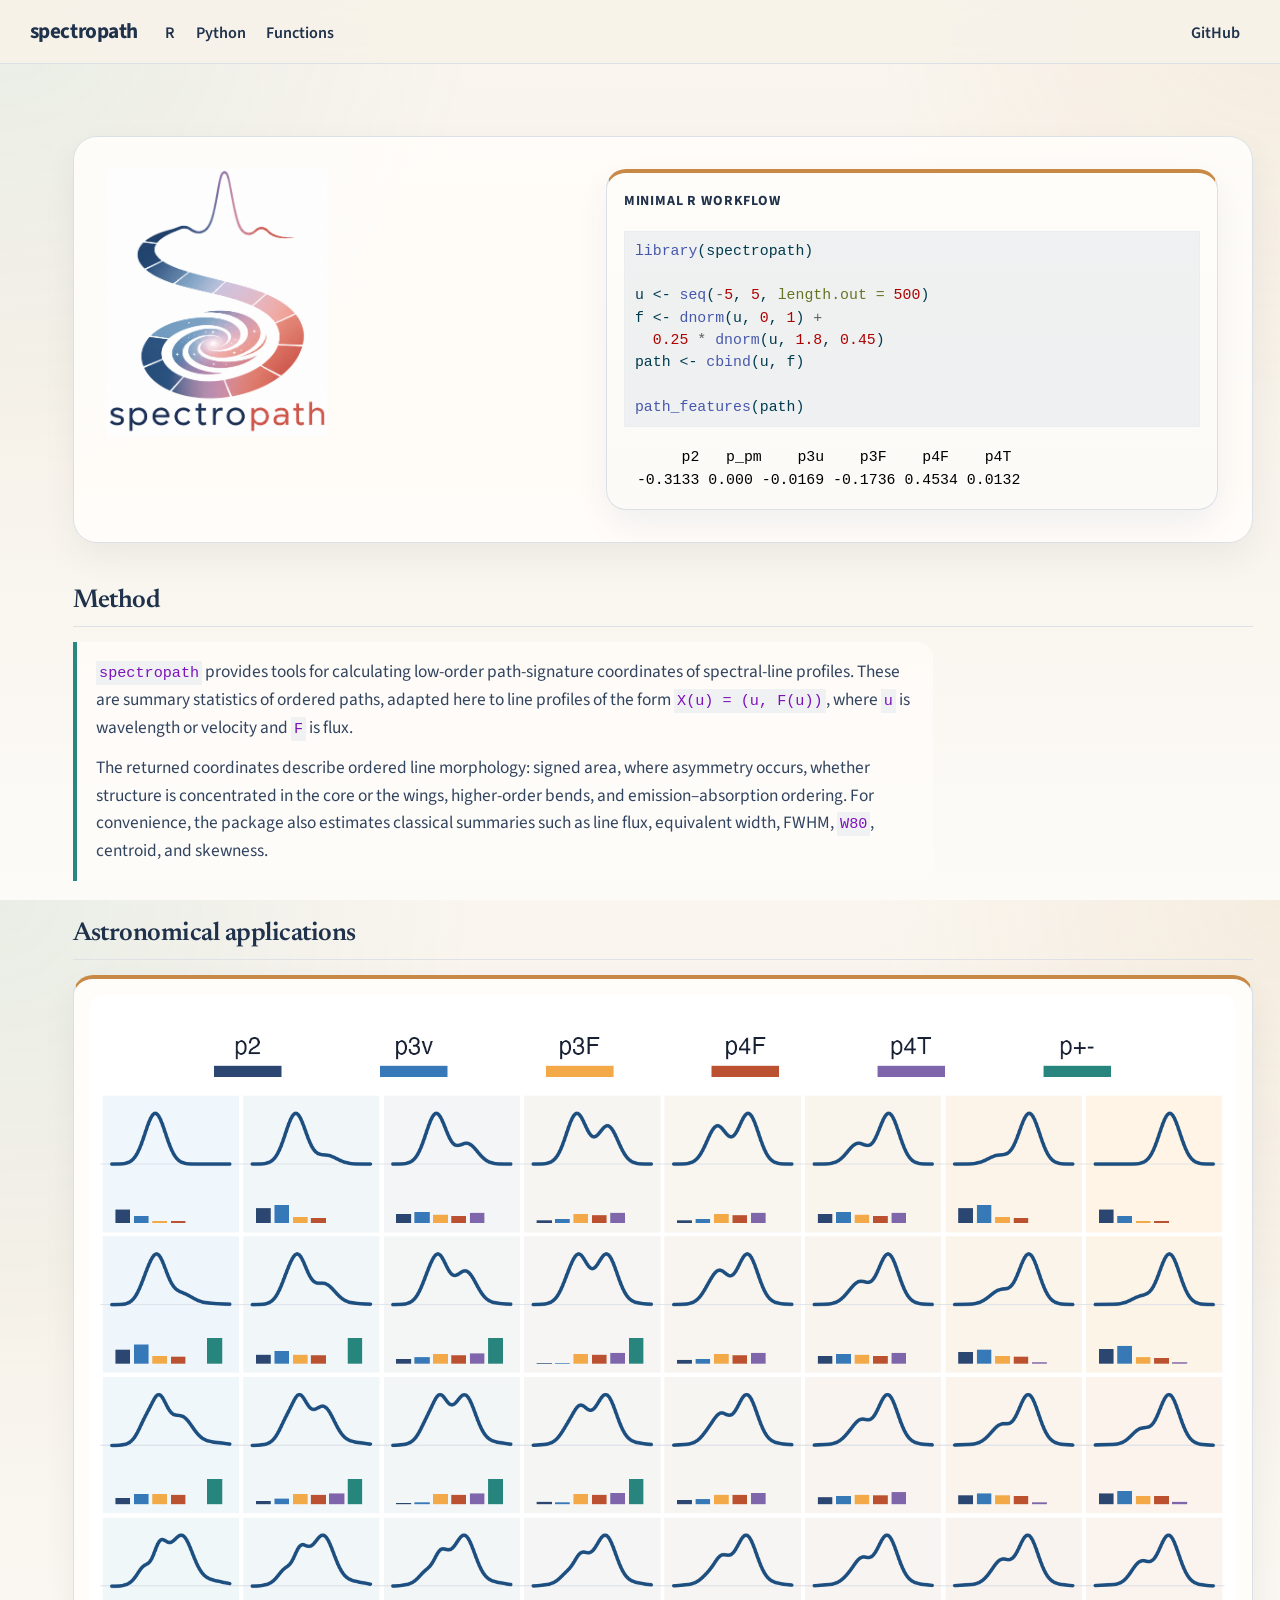
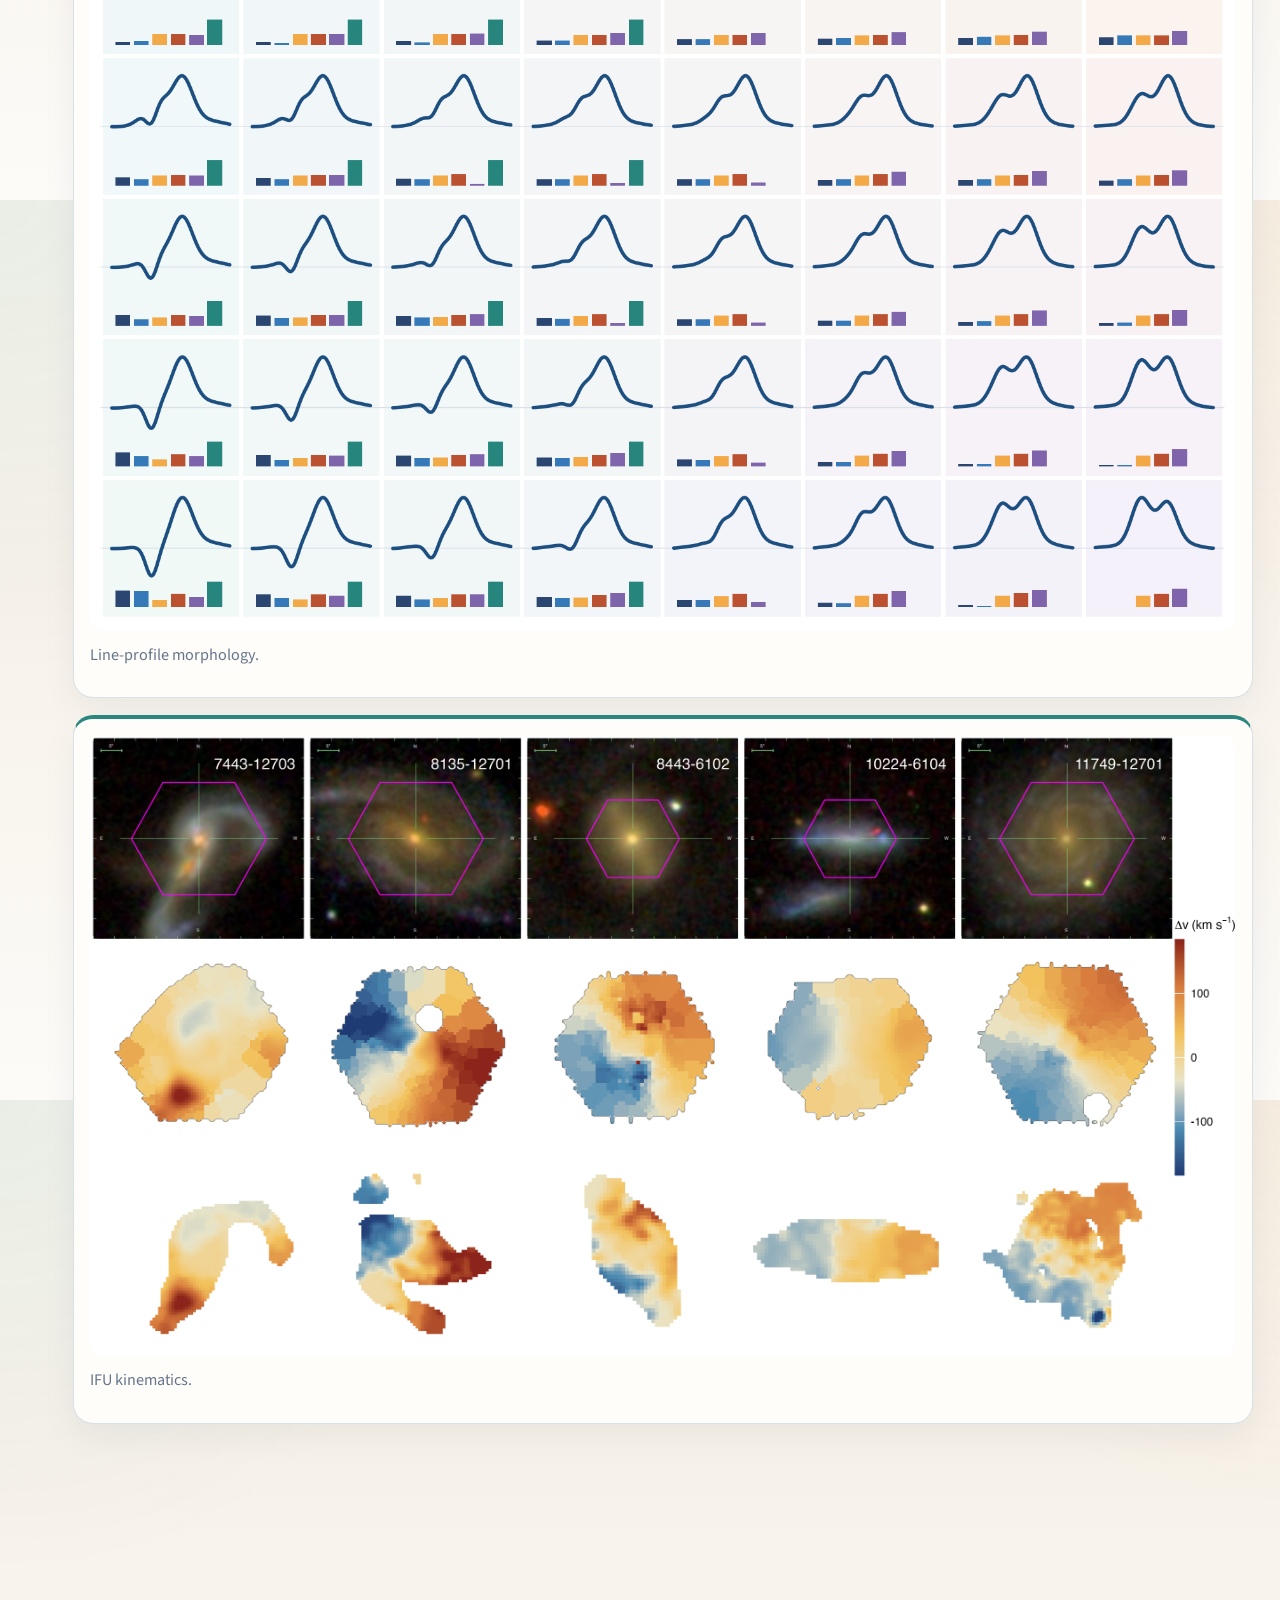
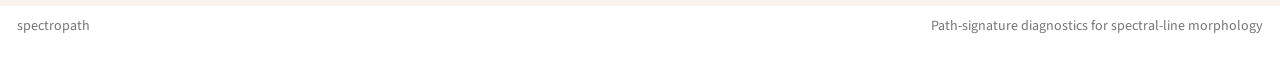
<file: docs/index.html>
<!DOCTYPE html>
<html xmlns="http://www.w3.org/1999/xhtml" lang="en" xml:lang="en"><head>

<meta charset="utf-8">
<meta name="generator" content="quarto-1.8.27">

<meta name="viewport" content="width=device-width, initial-scale=1.0, user-scalable=yes">


<title>spectropath</title>
<style>
code{white-space: pre-wrap;}
span.smallcaps{font-variant: small-caps;}
div.columns{display: flex; gap: min(4vw, 1.5em);}
div.column{flex: auto; overflow-x: auto;}
div.hanging-indent{margin-left: 1.5em; text-indent: -1.5em;}
ul.task-list{list-style: none;}
ul.task-list li input[type="checkbox"] {
  width: 0.8em;
  margin: 0 0.8em 0.2em -1em; /* quarto-specific, see https://github.com/quarto-dev/quarto-cli/issues/4556 */ 
  vertical-align: middle;
}
/* CSS for syntax highlighting */
html { -webkit-text-size-adjust: 100%; }
pre > code.sourceCode { white-space: pre; position: relative; }
pre > code.sourceCode > span { display: inline-block; line-height: 1.25; }
pre > code.sourceCode > span:empty { height: 1.2em; }
.sourceCode { overflow: visible; }
code.sourceCode > span { color: inherit; text-decoration: inherit; }
div.sourceCode { margin: 1em 0; }
pre.sourceCode { margin: 0; }
@media screen {
div.sourceCode { overflow: auto; }
}
@media print {
pre > code.sourceCode { white-space: pre-wrap; }
pre > code.sourceCode > span { text-indent: -5em; padding-left: 5em; }
}
pre.numberSource code
  { counter-reset: source-line 0; }
pre.numberSource code > span
  { position: relative; left: -4em; counter-increment: source-line; }
pre.numberSource code > span > a:first-child::before
  { content: counter(source-line);
    position: relative; left: -1em; text-align: right; vertical-align: baseline;
    border: none; display: inline-block;
    -webkit-touch-callout: none; -webkit-user-select: none;
    -khtml-user-select: none; -moz-user-select: none;
    -ms-user-select: none; user-select: none;
    padding: 0 4px; width: 4em;
  }
pre.numberSource { margin-left: 3em;  padding-left: 4px; }
div.sourceCode
  {   }
@media screen {
pre > code.sourceCode > span > a:first-child::before { text-decoration: underline; }
}
</style>


<script src="site_libs/quarto-nav/quarto-nav.js"></script>
<script src="site_libs/quarto-nav/headroom.min.js"></script>
<script src="site_libs/quarto-html/quarto.js" type="module"></script>
<script src="site_libs/quarto-html/tabsets/tabsets.js" type="module"></script>
<script src="site_libs/quarto-html/axe/axe-check.js" type="module"></script>
<script src="site_libs/quarto-html/popper.min.js"></script>
<script src="site_libs/quarto-html/tippy.umd.min.js"></script>
<script src="site_libs/quarto-html/anchor.min.js"></script>
<link href="site_libs/quarto-html/tippy.css" rel="stylesheet">
<link href="site_libs/quarto-html/quarto-syntax-highlighting-ed96de9b727972fe78a7b5d16c58bf87.css" rel="stylesheet" id="quarto-text-highlighting-styles">
<script src="site_libs/bootstrap/bootstrap.min.js"></script>
<link href="site_libs/bootstrap/bootstrap-icons.css" rel="stylesheet">
<link href="site_libs/bootstrap/bootstrap-a8976c3e89df70b272bdfba3d2fda974.min.css" rel="stylesheet" append-hash="true" id="quarto-bootstrap" data-mode="light">
<script id="quarto-search-options" type="application/json">{
  "language": {
    "search-no-results-text": "No results",
    "search-matching-documents-text": "matching documents",
    "search-copy-link-title": "Copy link to search",
    "search-hide-matches-text": "Hide additional matches",
    "search-more-match-text": "more match in this document",
    "search-more-matches-text": "more matches in this document",
    "search-clear-button-title": "Clear",
    "search-text-placeholder": "",
    "search-detached-cancel-button-title": "Cancel",
    "search-submit-button-title": "Submit",
    "search-label": "Search"
  }
}</script>
<style>html{ scroll-behavior: smooth; }</style>


<link rel="stylesheet" href="styles.css">
</head>

<body class="nav-fixed quarto-light">

<div id="quarto-search-results"></div>
  <header id="quarto-header" class="headroom fixed-top">
    <nav class="navbar navbar-expand-lg " data-bs-theme="dark">
      <div class="navbar-container container-fluid">
      <div class="navbar-brand-container mx-auto">
    <a class="navbar-brand" href="./index.html">
    <span class="navbar-title">spectropath</span>
    </a>
  </div>
          <button class="navbar-toggler" type="button" data-bs-toggle="collapse" data-bs-target="#navbarCollapse" aria-controls="navbarCollapse" role="menu" aria-expanded="false" aria-label="Toggle navigation" onclick="if (window.quartoToggleHeadroom) { window.quartoToggleHeadroom(); }">
  <span class="navbar-toggler-icon"></span>
</button>
          <div class="collapse navbar-collapse" id="navbarCollapse">
            <ul class="navbar-nav navbar-nav-scroll me-auto">
  <li class="nav-item">
    <a class="nav-link" href="./r.html"> 
<span class="menu-text">R</span></a>
  </li>  
  <li class="nav-item">
    <a class="nav-link" href="./python.html"> 
<span class="menu-text">Python</span></a>
  </li>  
  <li class="nav-item">
    <a class="nav-link" href="./reference.html"> 
<span class="menu-text">Functions</span></a>
  </li>  
</ul>
            <ul class="navbar-nav navbar-nav-scroll ms-auto">
  <li class="nav-item">
    <a class="nav-link" href="https://github.com/RafaelSdeSouza/spectropath"> 
<span class="menu-text">GitHub</span></a>
  </li>  
</ul>
          </div> <!-- /navcollapse -->
            <div class="quarto-navbar-tools">
</div>
      </div> <!-- /container-fluid -->
    </nav>
</header>
<!-- content -->
<div id="quarto-content" class="quarto-container page-columns page-rows-contents page-layout-full page-navbar">
<!-- sidebar -->
<!-- margin-sidebar -->
    
<!-- main -->
<main class="content column-page" id="quarto-document-content"><header id="title-block-header" class="quarto-title-block"></header>




<div class="home-shell">
<div id="overview" class="hero-grid">
<div class="hero-copy">
<div class="hero-logo">
<p><img src="site-assets/spectropath-logo.png" class="img-fluid" alt="spectropath logo"></p>
</div>
<section id="spectropath" class="level1 sr-only">
<h1 class="sr-only">spectropath</h1>
<p>Low-order path coordinates for spectral-line profiles. Build a path from an ordered coordinate and a measured signal; spectropath returns the notation used in the paper directly.</p>
<div class="paper-meta">
<p>Rafael S. de Souza · companion package for the path-signature line morphology paper</p>
</div>
<div class="inline-links">
<p><a href="python.html">Python</a> <a href="reference.html">Functions</a> <a href="https://github.com/RafaelSdeSouza/spectropath">GitHub</a></p>
</div>
</section>
</div>
<div class="code-card">
<p>Minimal R workflow</p>
<div class="sourceCode" id="cb1"><pre class="sourceCode r"><code class="sourceCode r"><span id="cb1-1"><a href="#cb1-1" aria-hidden="true" tabindex="-1"></a><span class="fu">library</span>(spectropath)</span>
<span id="cb1-2"><a href="#cb1-2" aria-hidden="true" tabindex="-1"></a></span>
<span id="cb1-3"><a href="#cb1-3" aria-hidden="true" tabindex="-1"></a>u <span class="ot">&lt;-</span> <span class="fu">seq</span>(<span class="sc">-</span><span class="dv">5</span>, <span class="dv">5</span>, <span class="at">length.out =</span> <span class="dv">500</span>)</span>
<span id="cb1-4"><a href="#cb1-4" aria-hidden="true" tabindex="-1"></a>f <span class="ot">&lt;-</span> <span class="fu">dnorm</span>(u, <span class="dv">0</span>, <span class="dv">1</span>) <span class="sc">+</span></span>
<span id="cb1-5"><a href="#cb1-5" aria-hidden="true" tabindex="-1"></a>  <span class="fl">0.25</span> <span class="sc">*</span> <span class="fu">dnorm</span>(u, <span class="fl">1.8</span>, <span class="fl">0.45</span>)</span>
<span id="cb1-6"><a href="#cb1-6" aria-hidden="true" tabindex="-1"></a>path <span class="ot">&lt;-</span> <span class="fu">cbind</span>(u, f)</span>
<span id="cb1-7"><a href="#cb1-7" aria-hidden="true" tabindex="-1"></a></span>
<span id="cb1-8"><a href="#cb1-8" aria-hidden="true" tabindex="-1"></a><span class="fu">path_features</span>(path)</span></code></pre></div>
<pre class="text"><code>      p2   p_pm    p3u    p3F    p4F    p4T
 -0.3133 0.000 -0.0169 -0.1736 0.4534 0.0132</code></pre>
</div>
</div>
<section id="method" class="level2 section-heading">
<h2 class="section-heading anchored" data-anchor-id="method">Method</h2>
<div class="method-panel">
<p><code>spectropath</code> provides tools for calculating low-order path-signature coordinates of spectral-line profiles. These are summary statistics of ordered paths, adapted here to line profiles of the form <code>X(u) = (u, F(u))</code>, where <code>u</code> is wavelength or velocity and <code>F</code> is flux.</p>
<p>The returned coordinates describe ordered line morphology: signed area, where asymmetry occurs, whether structure is concentrated in the core or the wings, higher-order bends, and emission–absorption ordering. For convenience, the package also estimates classical summaries such as line flux, equivalent width, FWHM, <code>W80</code>, centroid, and skewness.</p>
</div>
</section>
<section id="figures" class="level2 section-heading">
<h2 class="section-heading anchored" data-anchor-id="figures">Astronomical applications</h2>
<div class="feature-stack">
<div class="feature-panel feature-panel-atlas">
<p><img src="site-assets/filled_atlas_8x8.png" class="img-fluid"></p>
<div class="showcase-caption">
<p>Line-profile morphology.</p>
</div>
</div>
<div class="feature-panel feature-panel-ifu">
<p><img src="site-assets/p3u_p3F_p4T_NII.png" class="img-fluid"></p>
<div class="showcase-caption">
<p>IFU kinematics.</p>
</div>
</div>
</div>
</section>
</div>



</main> <!-- /main -->
<script id="quarto-html-after-body" type="application/javascript">
  window.document.addEventListener("DOMContentLoaded", function (event) {
    const icon = "";
    const anchorJS = new window.AnchorJS();
    anchorJS.options = {
      placement: 'right',
      icon: icon
    };
    anchorJS.add('.anchored');
      var localhostRegex = new RegExp(/^(?:http|https):\/\/localhost\:?[0-9]*\//);
      var mailtoRegex = new RegExp(/^mailto:/);
        var filterRegex = new RegExp('/' + window.location.host + '/');
      var isInternal = (href) => {
          return filterRegex.test(href) || localhostRegex.test(href) || mailtoRegex.test(href);
      }
      // Inspect non-navigation links and adorn them if external
     var links = window.document.querySelectorAll('a[href]:not(.nav-link):not(.navbar-brand):not(.toc-action):not(.sidebar-link):not(.sidebar-item-toggle):not(.pagination-link):not(.no-external):not([aria-hidden]):not(.dropdown-item):not(.quarto-navigation-tool):not(.about-link)');
      for (var i=0; i<links.length; i++) {
        const link = links[i];
        if (!isInternal(link.href)) {
          // undo the damage that might have been done by quarto-nav.js in the case of
          // links that we want to consider external
          if (link.dataset.originalHref !== undefined) {
            link.href = link.dataset.originalHref;
          }
        }
      }
    function tippyHover(el, contentFn, onTriggerFn, onUntriggerFn) {
      const config = {
        allowHTML: true,
        maxWidth: 500,
        delay: 100,
        arrow: false,
        appendTo: function(el) {
            return el.parentElement;
        },
        interactive: true,
        interactiveBorder: 10,
        theme: 'quarto',
        placement: 'bottom-start',
      };
      if (contentFn) {
        config.content = contentFn;
      }
      if (onTriggerFn) {
        config.onTrigger = onTriggerFn;
      }
      if (onUntriggerFn) {
        config.onUntrigger = onUntriggerFn;
      }
      window.tippy(el, config); 
    }
    const noterefs = window.document.querySelectorAll('a[role="doc-noteref"]');
    for (var i=0; i<noterefs.length; i++) {
      const ref = noterefs[i];
      tippyHover(ref, function() {
        // use id or data attribute instead here
        let href = ref.getAttribute('data-footnote-href') || ref.getAttribute('href');
        try { href = new URL(href).hash; } catch {}
        const id = href.replace(/^#\/?/, "");
        const note = window.document.getElementById(id);
        if (note) {
          return note.innerHTML;
        } else {
          return "";
        }
      });
    }
    const xrefs = window.document.querySelectorAll('a.quarto-xref');
    const processXRef = (id, note) => {
      // Strip column container classes
      const stripColumnClz = (el) => {
        el.classList.remove("page-full", "page-columns");
        if (el.children) {
          for (const child of el.children) {
            stripColumnClz(child);
          }
        }
      }
      stripColumnClz(note)
      if (id === null || id.startsWith('sec-')) {
        // Special case sections, only their first couple elements
        const container = document.createElement("div");
        if (note.children && note.children.length > 2) {
          container.appendChild(note.children[0].cloneNode(true));
          for (let i = 1; i < note.children.length; i++) {
            const child = note.children[i];
            if (child.tagName === "P" && child.innerText === "") {
              continue;
            } else {
              container.appendChild(child.cloneNode(true));
              break;
            }
          }
          if (window.Quarto?.typesetMath) {
            window.Quarto.typesetMath(container);
          }
          return container.innerHTML
        } else {
          if (window.Quarto?.typesetMath) {
            window.Quarto.typesetMath(note);
          }
          return note.innerHTML;
        }
      } else {
        // Remove any anchor links if they are present
        const anchorLink = note.querySelector('a.anchorjs-link');
        if (anchorLink) {
          anchorLink.remove();
        }
        if (window.Quarto?.typesetMath) {
          window.Quarto.typesetMath(note);
        }
        if (note.classList.contains("callout")) {
          return note.outerHTML;
        } else {
          return note.innerHTML;
        }
      }
    }
    for (var i=0; i<xrefs.length; i++) {
      const xref = xrefs[i];
      tippyHover(xref, undefined, function(instance) {
        instance.disable();
        let url = xref.getAttribute('href');
        let hash = undefined; 
        if (url.startsWith('#')) {
          hash = url;
        } else {
          try { hash = new URL(url).hash; } catch {}
        }
        if (hash) {
          const id = hash.replace(/^#\/?/, "");
          const note = window.document.getElementById(id);
          if (note !== null) {
            try {
              const html = processXRef(id, note.cloneNode(true));
              instance.setContent(html);
            } finally {
              instance.enable();
              instance.show();
            }
          } else {
            // See if we can fetch this
            fetch(url.split('#')[0])
            .then(res => res.text())
            .then(html => {
              const parser = new DOMParser();
              const htmlDoc = parser.parseFromString(html, "text/html");
              const note = htmlDoc.getElementById(id);
              if (note !== null) {
                const html = processXRef(id, note);
                instance.setContent(html);
              } 
            }).finally(() => {
              instance.enable();
              instance.show();
            });
          }
        } else {
          // See if we can fetch a full url (with no hash to target)
          // This is a special case and we should probably do some content thinning / targeting
          fetch(url)
          .then(res => res.text())
          .then(html => {
            const parser = new DOMParser();
            const htmlDoc = parser.parseFromString(html, "text/html");
            const note = htmlDoc.querySelector('main.content');
            if (note !== null) {
              // This should only happen for chapter cross references
              // (since there is no id in the URL)
              // remove the first header
              if (note.children.length > 0 && note.children[0].tagName === "HEADER") {
                note.children[0].remove();
              }
              const html = processXRef(null, note);
              instance.setContent(html);
            } 
          }).finally(() => {
            instance.enable();
            instance.show();
          });
        }
      }, function(instance) {
      });
    }
        let selectedAnnoteEl;
        const selectorForAnnotation = ( cell, annotation) => {
          let cellAttr = 'data-code-cell="' + cell + '"';
          let lineAttr = 'data-code-annotation="' +  annotation + '"';
          const selector = 'span[' + cellAttr + '][' + lineAttr + ']';
          return selector;
        }
        const selectCodeLines = (annoteEl) => {
          const doc = window.document;
          const targetCell = annoteEl.getAttribute("data-target-cell");
          const targetAnnotation = annoteEl.getAttribute("data-target-annotation");
          const annoteSpan = window.document.querySelector(selectorForAnnotation(targetCell, targetAnnotation));
          const lines = annoteSpan.getAttribute("data-code-lines").split(",");
          const lineIds = lines.map((line) => {
            return targetCell + "-" + line;
          })
          let top = null;
          let height = null;
          let parent = null;
          if (lineIds.length > 0) {
              //compute the position of the single el (top and bottom and make a div)
              const el = window.document.getElementById(lineIds[0]);
              top = el.offsetTop;
              height = el.offsetHeight;
              parent = el.parentElement.parentElement;
            if (lineIds.length > 1) {
              const lastEl = window.document.getElementById(lineIds[lineIds.length - 1]);
              const bottom = lastEl.offsetTop + lastEl.offsetHeight;
              height = bottom - top;
            }
            if (top !== null && height !== null && parent !== null) {
              // cook up a div (if necessary) and position it 
              let div = window.document.getElementById("code-annotation-line-highlight");
              if (div === null) {
                div = window.document.createElement("div");
                div.setAttribute("id", "code-annotation-line-highlight");
                div.style.position = 'absolute';
                parent.appendChild(div);
              }
              div.style.top = top - 2 + "px";
              div.style.height = height + 4 + "px";
              div.style.left = 0;
              let gutterDiv = window.document.getElementById("code-annotation-line-highlight-gutter");
              if (gutterDiv === null) {
                gutterDiv = window.document.createElement("div");
                gutterDiv.setAttribute("id", "code-annotation-line-highlight-gutter");
                gutterDiv.style.position = 'absolute';
                const codeCell = window.document.getElementById(targetCell);
                const gutter = codeCell.querySelector('.code-annotation-gutter');
                gutter.appendChild(gutterDiv);
              }
              gutterDiv.style.top = top - 2 + "px";
              gutterDiv.style.height = height + 4 + "px";
            }
            selectedAnnoteEl = annoteEl;
          }
        };
        const unselectCodeLines = () => {
          const elementsIds = ["code-annotation-line-highlight", "code-annotation-line-highlight-gutter"];
          elementsIds.forEach((elId) => {
            const div = window.document.getElementById(elId);
            if (div) {
              div.remove();
            }
          });
          selectedAnnoteEl = undefined;
        };
          // Handle positioning of the toggle
      window.addEventListener(
        "resize",
        throttle(() => {
          elRect = undefined;
          if (selectedAnnoteEl) {
            selectCodeLines(selectedAnnoteEl);
          }
        }, 10)
      );
      function throttle(fn, ms) {
      let throttle = false;
      let timer;
        return (...args) => {
          if(!throttle) { // first call gets through
              fn.apply(this, args);
              throttle = true;
          } else { // all the others get throttled
              if(timer) clearTimeout(timer); // cancel #2
              timer = setTimeout(() => {
                fn.apply(this, args);
                timer = throttle = false;
              }, ms);
          }
        };
      }
        // Attach click handler to the DT
        const annoteDls = window.document.querySelectorAll('dt[data-target-cell]');
        for (const annoteDlNode of annoteDls) {
          annoteDlNode.addEventListener('click', (event) => {
            const clickedEl = event.target;
            if (clickedEl !== selectedAnnoteEl) {
              unselectCodeLines();
              const activeEl = window.document.querySelector('dt[data-target-cell].code-annotation-active');
              if (activeEl) {
                activeEl.classList.remove('code-annotation-active');
              }
              selectCodeLines(clickedEl);
              clickedEl.classList.add('code-annotation-active');
            } else {
              // Unselect the line
              unselectCodeLines();
              clickedEl.classList.remove('code-annotation-active');
            }
          });
        }
    const findCites = (el) => {
      const parentEl = el.parentElement;
      if (parentEl) {
        const cites = parentEl.dataset.cites;
        if (cites) {
          return {
            el,
            cites: cites.split(' ')
          };
        } else {
          return findCites(el.parentElement)
        }
      } else {
        return undefined;
      }
    };
    var bibliorefs = window.document.querySelectorAll('a[role="doc-biblioref"]');
    for (var i=0; i<bibliorefs.length; i++) {
      const ref = bibliorefs[i];
      const citeInfo = findCites(ref);
      if (citeInfo) {
        tippyHover(citeInfo.el, function() {
          var popup = window.document.createElement('div');
          citeInfo.cites.forEach(function(cite) {
            var citeDiv = window.document.createElement('div');
            citeDiv.classList.add('hanging-indent');
            citeDiv.classList.add('csl-entry');
            var biblioDiv = window.document.getElementById('ref-' + cite);
            if (biblioDiv) {
              citeDiv.innerHTML = biblioDiv.innerHTML;
            }
            popup.appendChild(citeDiv);
          });
          return popup.innerHTML;
        });
      }
    }
  });
  </script>
</div> <!-- /content -->
<footer class="footer">
  <div class="nav-footer">
    <div class="nav-footer-left">
<p>spectropath</p>
</div>   
    <div class="nav-footer-center">
      &nbsp;
    </div>
    <div class="nav-footer-right">
<p>Path-signature diagnostics for spectral-line morphology</p>
</div>
  </div>
</footer>




<script src="site_libs/quarto-html/zenscroll-min.js"></script>
</body></html>
</file>
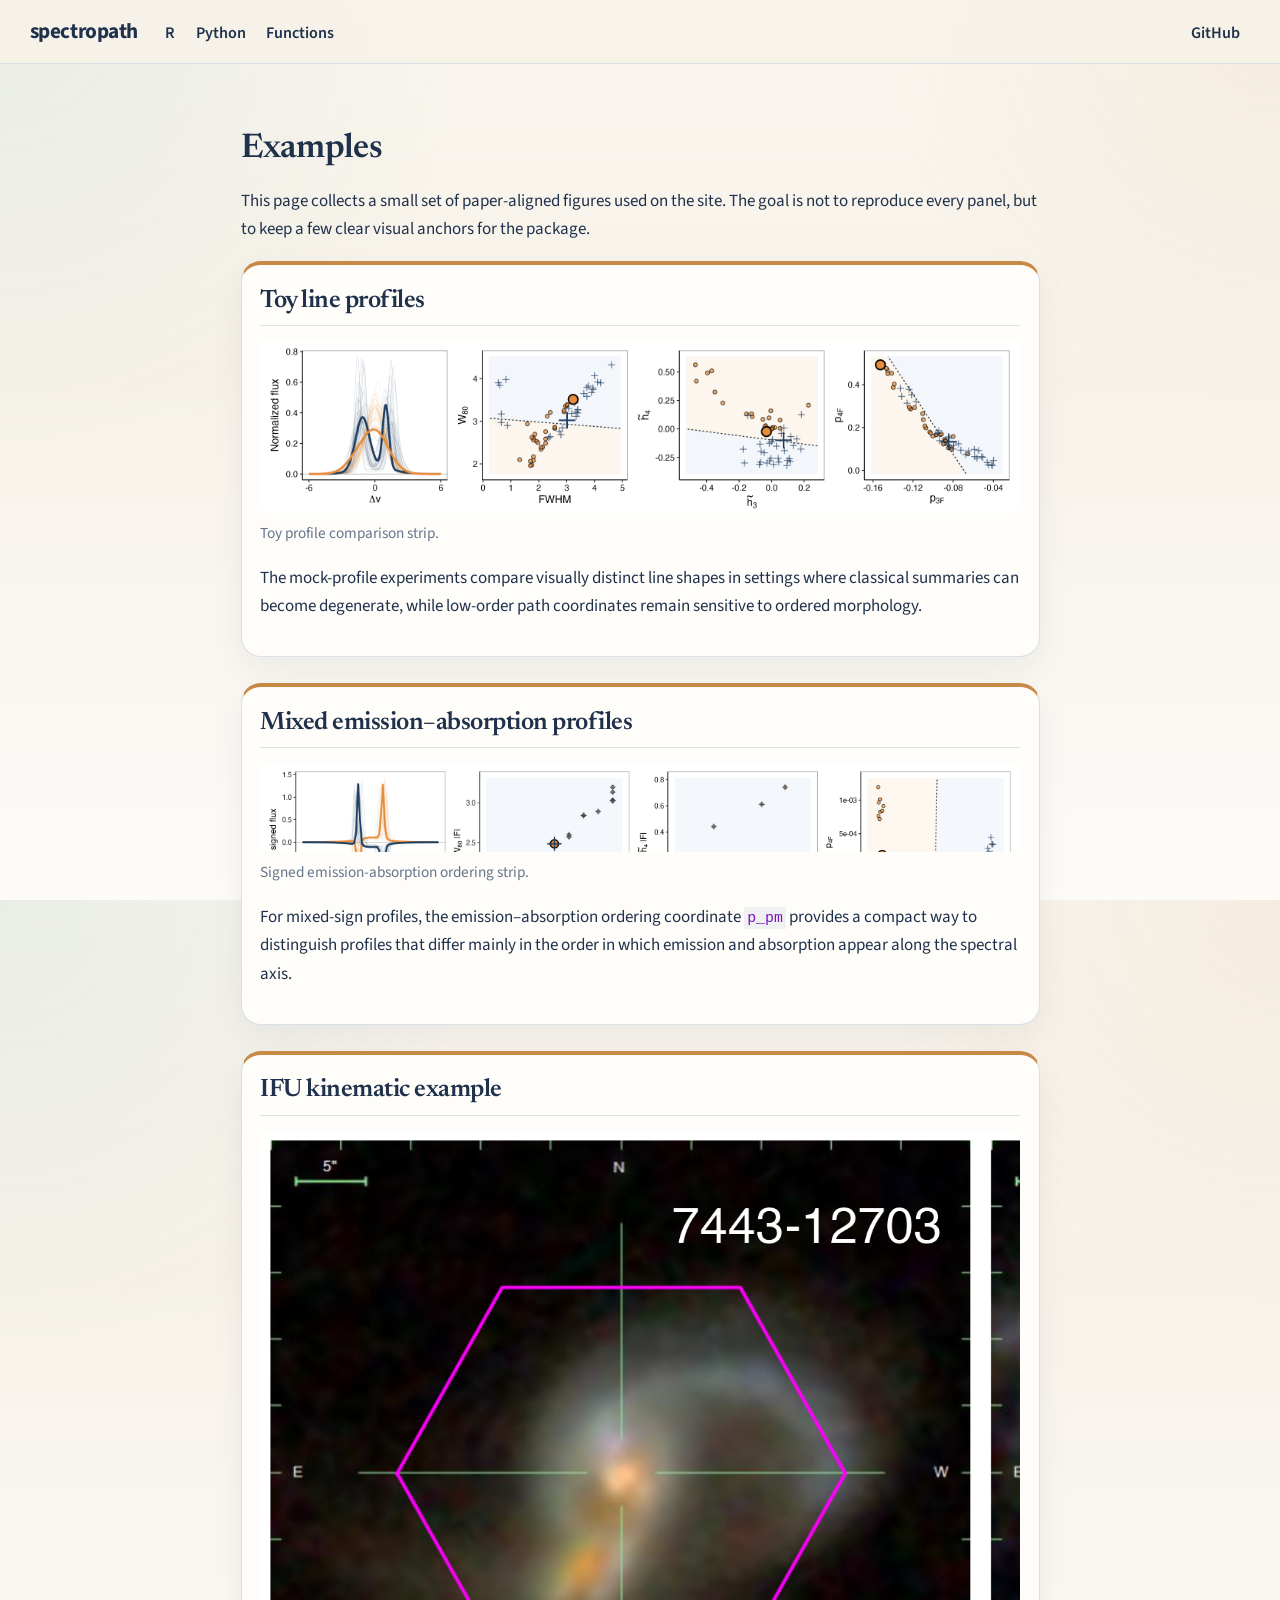
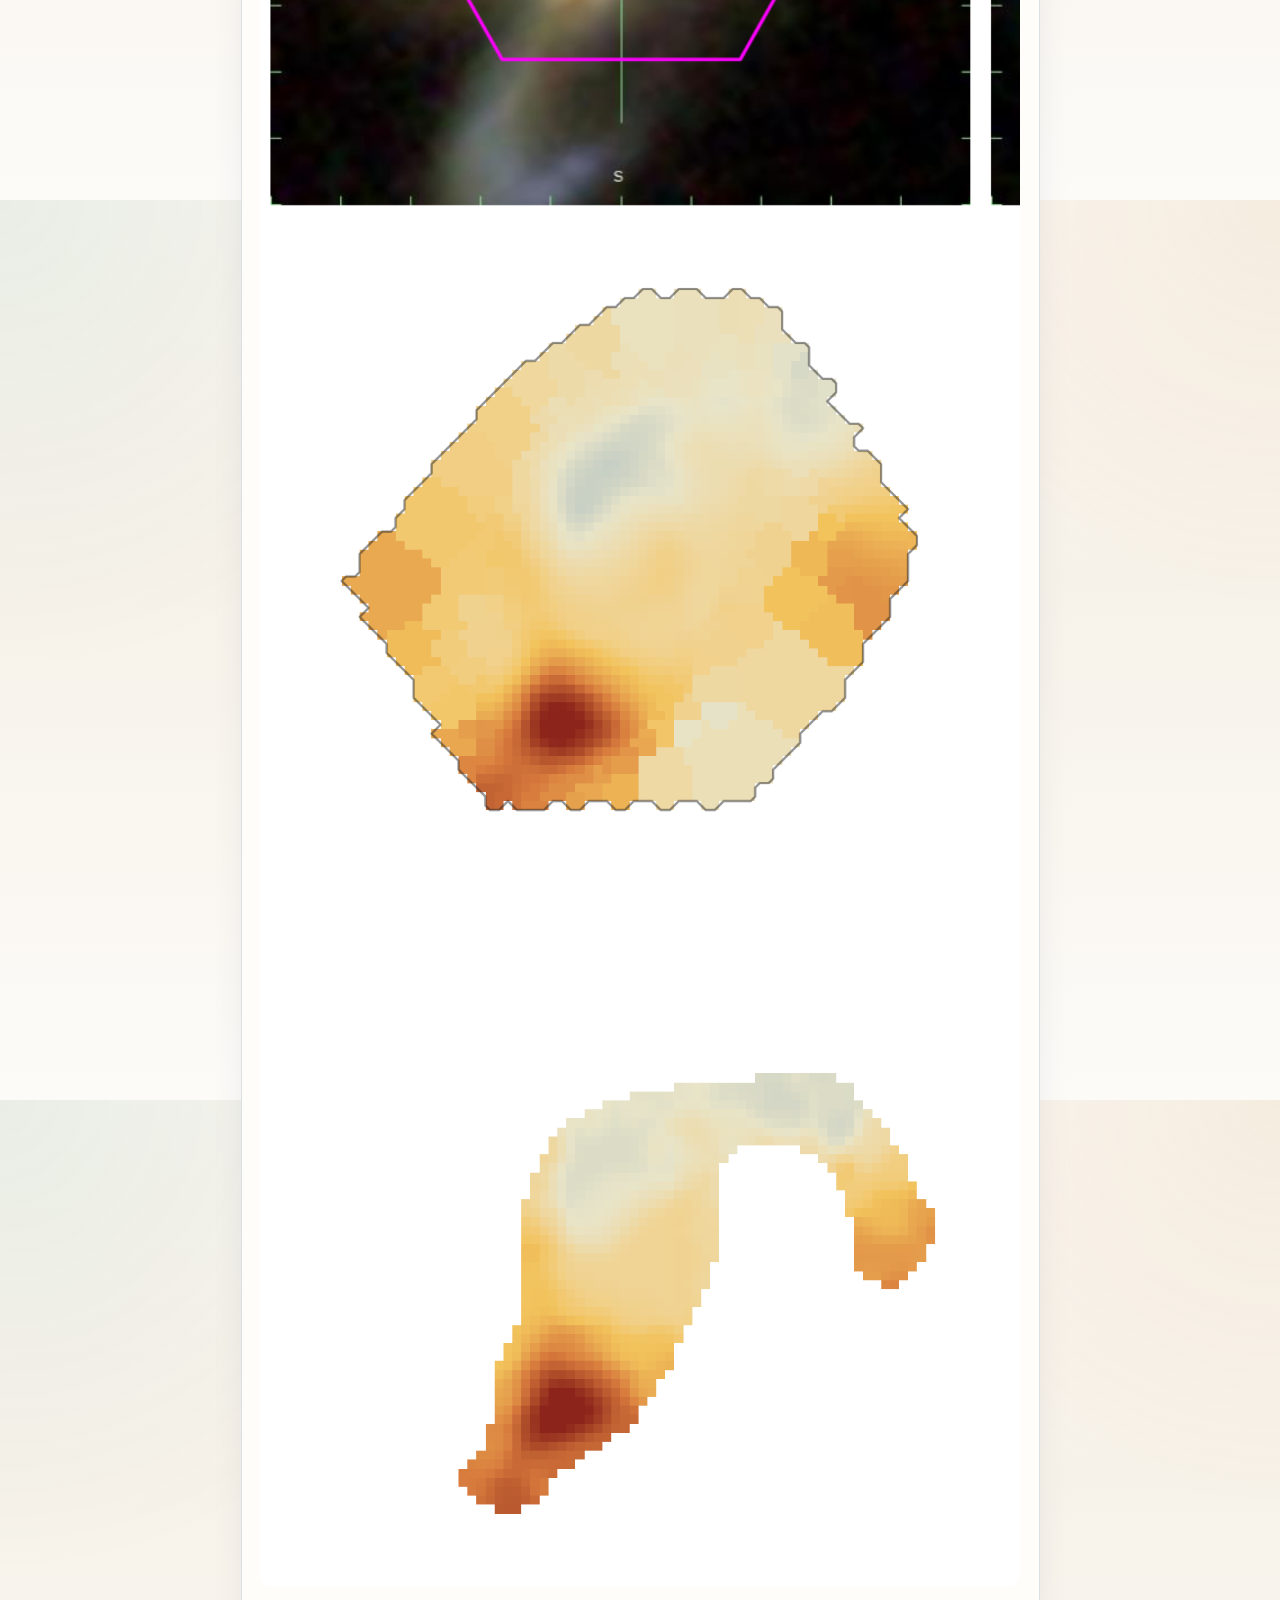
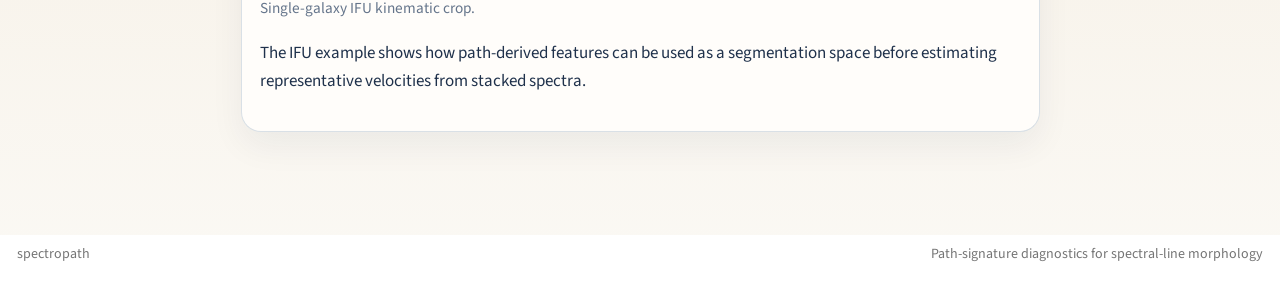
<file: docs/examples.html>
<!DOCTYPE html>
<html xmlns="http://www.w3.org/1999/xhtml" lang="en" xml:lang="en"><head>

<meta charset="utf-8">
<meta name="generator" content="quarto-1.8.27">

<meta name="viewport" content="width=device-width, initial-scale=1.0, user-scalable=yes">


<title>Examples – spectropath</title>
<style>
code{white-space: pre-wrap;}
span.smallcaps{font-variant: small-caps;}
div.columns{display: flex; gap: min(4vw, 1.5em);}
div.column{flex: auto; overflow-x: auto;}
div.hanging-indent{margin-left: 1.5em; text-indent: -1.5em;}
ul.task-list{list-style: none;}
ul.task-list li input[type="checkbox"] {
  width: 0.8em;
  margin: 0 0.8em 0.2em -1em; /* quarto-specific, see https://github.com/quarto-dev/quarto-cli/issues/4556 */ 
  vertical-align: middle;
}
</style>


<script src="site_libs/quarto-nav/quarto-nav.js"></script>
<script src="site_libs/quarto-nav/headroom.min.js"></script>
<script src="site_libs/quarto-html/quarto.js" type="module"></script>
<script src="site_libs/quarto-html/tabsets/tabsets.js" type="module"></script>
<script src="site_libs/quarto-html/axe/axe-check.js" type="module"></script>
<script src="site_libs/quarto-html/popper.min.js"></script>
<script src="site_libs/quarto-html/tippy.umd.min.js"></script>
<script src="site_libs/quarto-html/anchor.min.js"></script>
<link href="site_libs/quarto-html/tippy.css" rel="stylesheet">
<link href="site_libs/quarto-html/quarto-syntax-highlighting-ed96de9b727972fe78a7b5d16c58bf87.css" rel="stylesheet" id="quarto-text-highlighting-styles">
<script src="site_libs/bootstrap/bootstrap.min.js"></script>
<link href="site_libs/bootstrap/bootstrap-icons.css" rel="stylesheet">
<link href="site_libs/bootstrap/bootstrap-a8976c3e89df70b272bdfba3d2fda974.min.css" rel="stylesheet" append-hash="true" id="quarto-bootstrap" data-mode="light">
<script id="quarto-search-options" type="application/json">{
  "language": {
    "search-no-results-text": "No results",
    "search-matching-documents-text": "matching documents",
    "search-copy-link-title": "Copy link to search",
    "search-hide-matches-text": "Hide additional matches",
    "search-more-match-text": "more match in this document",
    "search-more-matches-text": "more matches in this document",
    "search-clear-button-title": "Clear",
    "search-text-placeholder": "",
    "search-detached-cancel-button-title": "Cancel",
    "search-submit-button-title": "Submit",
    "search-label": "Search"
  }
}</script>
<style>html{ scroll-behavior: smooth; }</style>


<link rel="stylesheet" href="styles.css">
</head>

<body class="nav-fixed fullcontent quarto-light">

<div id="quarto-search-results"></div>
  <header id="quarto-header" class="headroom fixed-top">
    <nav class="navbar navbar-expand-lg " data-bs-theme="dark">
      <div class="navbar-container container-fluid">
      <div class="navbar-brand-container mx-auto">
    <a class="navbar-brand" href="./index.html">
    <span class="navbar-title">spectropath</span>
    </a>
  </div>
          <button class="navbar-toggler" type="button" data-bs-toggle="collapse" data-bs-target="#navbarCollapse" aria-controls="navbarCollapse" role="menu" aria-expanded="false" aria-label="Toggle navigation" onclick="if (window.quartoToggleHeadroom) { window.quartoToggleHeadroom(); }">
  <span class="navbar-toggler-icon"></span>
</button>
          <div class="collapse navbar-collapse" id="navbarCollapse">
            <ul class="navbar-nav navbar-nav-scroll me-auto">
  <li class="nav-item">
    <a class="nav-link" href="./r.html"> 
<span class="menu-text">R</span></a>
  </li>  
  <li class="nav-item">
    <a class="nav-link" href="./python.html"> 
<span class="menu-text">Python</span></a>
  </li>  
  <li class="nav-item">
    <a class="nav-link" href="./reference.html"> 
<span class="menu-text">Functions</span></a>
  </li>  
</ul>
            <ul class="navbar-nav navbar-nav-scroll ms-auto">
  <li class="nav-item">
    <a class="nav-link" href="https://github.com/RafaelSdeSouza/spectropath"> 
<span class="menu-text">GitHub</span></a>
  </li>  
</ul>
          </div> <!-- /navcollapse -->
            <div class="quarto-navbar-tools">
</div>
      </div> <!-- /container-fluid -->
    </nav>
</header>
<!-- content -->
<div id="quarto-content" class="quarto-container page-columns page-rows-contents page-layout-article page-navbar">
<!-- sidebar -->
<!-- margin-sidebar -->
    
<!-- main -->
<main class="content" id="quarto-document-content">

<header id="title-block-header" class="quarto-title-block default">
<div class="quarto-title">
<h1 class="title">Examples</h1>
</div>



<div class="quarto-title-meta">

    
  
    
  </div>
  


</header>


<section id="examples" class="level1">
<h1>Examples</h1>
<p>This page collects a small set of paper-aligned figures used on the site. The goal is not to reproduce every panel, but to keep a few clear visual anchors for the package.</p>
<section id="toy-line-profiles" class="level2 example-block">
<h2 class="anchored" data-anchor-id="toy-line-profiles">Toy line profiles</h2>
<div class="quarto-figure quarto-figure-center">
<figure class="figure">
<p><img src="site-assets/toy_case_row1.png" class="img-fluid figure-img"></p>
<figcaption>Toy profile comparison strip.</figcaption>
</figure>
</div>
<p>The mock-profile experiments compare visually distinct line shapes in settings where classical summaries can become degenerate, while low-order path coordinates remain sensitive to ordered morphology.</p>
</section>
<section id="mixed-emissionabsorption-profiles" class="level2 example-block">
<h2 class="anchored" data-anchor-id="mixed-emissionabsorption-profiles">Mixed emission–absorption profiles</h2>
<div class="quarto-figure quarto-figure-center">
<figure class="figure">
<p><img src="site-assets/signed_emabs_cases_panel_boundary_regions_row1.png" class="img-fluid figure-img"></p>
<figcaption>Signed emission-absorption ordering strip.</figcaption>
</figure>
</div>
<p>For mixed-sign profiles, the emission–absorption ordering coordinate <code>p_pm</code> provides a compact way to distinguish profiles that differ mainly in the order in which emission and absorption appear along the spectral axis.</p>
</section>
<section id="ifu-kinematic-example" class="level2 example-block">
<h2 class="anchored" data-anchor-id="ifu-kinematic-example">IFU kinematic example</h2>
<div class="quarto-figure quarto-figure-center">
<figure class="figure">
<p><img src="site-assets/kinematics_col1_full.png" class="img-fluid figure-img"></p>
<figcaption>Single-galaxy IFU kinematic crop.</figcaption>
</figure>
</div>
<p>The IFU example shows how path-derived features can be used as a segmentation space before estimating representative velocities from stacked spectra.</p>
</section>


</section>

</main> <!-- /main -->
<script id="quarto-html-after-body" type="application/javascript">
  window.document.addEventListener("DOMContentLoaded", function (event) {
    const icon = "";
    const anchorJS = new window.AnchorJS();
    anchorJS.options = {
      placement: 'right',
      icon: icon
    };
    anchorJS.add('.anchored');
      var localhostRegex = new RegExp(/^(?:http|https):\/\/localhost\:?[0-9]*\//);
      var mailtoRegex = new RegExp(/^mailto:/);
        var filterRegex = new RegExp('/' + window.location.host + '/');
      var isInternal = (href) => {
          return filterRegex.test(href) || localhostRegex.test(href) || mailtoRegex.test(href);
      }
      // Inspect non-navigation links and adorn them if external
     var links = window.document.querySelectorAll('a[href]:not(.nav-link):not(.navbar-brand):not(.toc-action):not(.sidebar-link):not(.sidebar-item-toggle):not(.pagination-link):not(.no-external):not([aria-hidden]):not(.dropdown-item):not(.quarto-navigation-tool):not(.about-link)');
      for (var i=0; i<links.length; i++) {
        const link = links[i];
        if (!isInternal(link.href)) {
          // undo the damage that might have been done by quarto-nav.js in the case of
          // links that we want to consider external
          if (link.dataset.originalHref !== undefined) {
            link.href = link.dataset.originalHref;
          }
        }
      }
    function tippyHover(el, contentFn, onTriggerFn, onUntriggerFn) {
      const config = {
        allowHTML: true,
        maxWidth: 500,
        delay: 100,
        arrow: false,
        appendTo: function(el) {
            return el.parentElement;
        },
        interactive: true,
        interactiveBorder: 10,
        theme: 'quarto',
        placement: 'bottom-start',
      };
      if (contentFn) {
        config.content = contentFn;
      }
      if (onTriggerFn) {
        config.onTrigger = onTriggerFn;
      }
      if (onUntriggerFn) {
        config.onUntrigger = onUntriggerFn;
      }
      window.tippy(el, config); 
    }
    const noterefs = window.document.querySelectorAll('a[role="doc-noteref"]');
    for (var i=0; i<noterefs.length; i++) {
      const ref = noterefs[i];
      tippyHover(ref, function() {
        // use id or data attribute instead here
        let href = ref.getAttribute('data-footnote-href') || ref.getAttribute('href');
        try { href = new URL(href).hash; } catch {}
        const id = href.replace(/^#\/?/, "");
        const note = window.document.getElementById(id);
        if (note) {
          return note.innerHTML;
        } else {
          return "";
        }
      });
    }
    const xrefs = window.document.querySelectorAll('a.quarto-xref');
    const processXRef = (id, note) => {
      // Strip column container classes
      const stripColumnClz = (el) => {
        el.classList.remove("page-full", "page-columns");
        if (el.children) {
          for (const child of el.children) {
            stripColumnClz(child);
          }
        }
      }
      stripColumnClz(note)
      if (id === null || id.startsWith('sec-')) {
        // Special case sections, only their first couple elements
        const container = document.createElement("div");
        if (note.children && note.children.length > 2) {
          container.appendChild(note.children[0].cloneNode(true));
          for (let i = 1; i < note.children.length; i++) {
            const child = note.children[i];
            if (child.tagName === "P" && child.innerText === "") {
              continue;
            } else {
              container.appendChild(child.cloneNode(true));
              break;
            }
          }
          if (window.Quarto?.typesetMath) {
            window.Quarto.typesetMath(container);
          }
          return container.innerHTML
        } else {
          if (window.Quarto?.typesetMath) {
            window.Quarto.typesetMath(note);
          }
          return note.innerHTML;
        }
      } else {
        // Remove any anchor links if they are present
        const anchorLink = note.querySelector('a.anchorjs-link');
        if (anchorLink) {
          anchorLink.remove();
        }
        if (window.Quarto?.typesetMath) {
          window.Quarto.typesetMath(note);
        }
        if (note.classList.contains("callout")) {
          return note.outerHTML;
        } else {
          return note.innerHTML;
        }
      }
    }
    for (var i=0; i<xrefs.length; i++) {
      const xref = xrefs[i];
      tippyHover(xref, undefined, function(instance) {
        instance.disable();
        let url = xref.getAttribute('href');
        let hash = undefined; 
        if (url.startsWith('#')) {
          hash = url;
        } else {
          try { hash = new URL(url).hash; } catch {}
        }
        if (hash) {
          const id = hash.replace(/^#\/?/, "");
          const note = window.document.getElementById(id);
          if (note !== null) {
            try {
              const html = processXRef(id, note.cloneNode(true));
              instance.setContent(html);
            } finally {
              instance.enable();
              instance.show();
            }
          } else {
            // See if we can fetch this
            fetch(url.split('#')[0])
            .then(res => res.text())
            .then(html => {
              const parser = new DOMParser();
              const htmlDoc = parser.parseFromString(html, "text/html");
              const note = htmlDoc.getElementById(id);
              if (note !== null) {
                const html = processXRef(id, note);
                instance.setContent(html);
              } 
            }).finally(() => {
              instance.enable();
              instance.show();
            });
          }
        } else {
          // See if we can fetch a full url (with no hash to target)
          // This is a special case and we should probably do some content thinning / targeting
          fetch(url)
          .then(res => res.text())
          .then(html => {
            const parser = new DOMParser();
            const htmlDoc = parser.parseFromString(html, "text/html");
            const note = htmlDoc.querySelector('main.content');
            if (note !== null) {
              // This should only happen for chapter cross references
              // (since there is no id in the URL)
              // remove the first header
              if (note.children.length > 0 && note.children[0].tagName === "HEADER") {
                note.children[0].remove();
              }
              const html = processXRef(null, note);
              instance.setContent(html);
            } 
          }).finally(() => {
            instance.enable();
            instance.show();
          });
        }
      }, function(instance) {
      });
    }
        let selectedAnnoteEl;
        const selectorForAnnotation = ( cell, annotation) => {
          let cellAttr = 'data-code-cell="' + cell + '"';
          let lineAttr = 'data-code-annotation="' +  annotation + '"';
          const selector = 'span[' + cellAttr + '][' + lineAttr + ']';
          return selector;
        }
        const selectCodeLines = (annoteEl) => {
          const doc = window.document;
          const targetCell = annoteEl.getAttribute("data-target-cell");
          const targetAnnotation = annoteEl.getAttribute("data-target-annotation");
          const annoteSpan = window.document.querySelector(selectorForAnnotation(targetCell, targetAnnotation));
          const lines = annoteSpan.getAttribute("data-code-lines").split(",");
          const lineIds = lines.map((line) => {
            return targetCell + "-" + line;
          })
          let top = null;
          let height = null;
          let parent = null;
          if (lineIds.length > 0) {
              //compute the position of the single el (top and bottom and make a div)
              const el = window.document.getElementById(lineIds[0]);
              top = el.offsetTop;
              height = el.offsetHeight;
              parent = el.parentElement.parentElement;
            if (lineIds.length > 1) {
              const lastEl = window.document.getElementById(lineIds[lineIds.length - 1]);
              const bottom = lastEl.offsetTop + lastEl.offsetHeight;
              height = bottom - top;
            }
            if (top !== null && height !== null && parent !== null) {
              // cook up a div (if necessary) and position it 
              let div = window.document.getElementById("code-annotation-line-highlight");
              if (div === null) {
                div = window.document.createElement("div");
                div.setAttribute("id", "code-annotation-line-highlight");
                div.style.position = 'absolute';
                parent.appendChild(div);
              }
              div.style.top = top - 2 + "px";
              div.style.height = height + 4 + "px";
              div.style.left = 0;
              let gutterDiv = window.document.getElementById("code-annotation-line-highlight-gutter");
              if (gutterDiv === null) {
                gutterDiv = window.document.createElement("div");
                gutterDiv.setAttribute("id", "code-annotation-line-highlight-gutter");
                gutterDiv.style.position = 'absolute';
                const codeCell = window.document.getElementById(targetCell);
                const gutter = codeCell.querySelector('.code-annotation-gutter');
                gutter.appendChild(gutterDiv);
              }
              gutterDiv.style.top = top - 2 + "px";
              gutterDiv.style.height = height + 4 + "px";
            }
            selectedAnnoteEl = annoteEl;
          }
        };
        const unselectCodeLines = () => {
          const elementsIds = ["code-annotation-line-highlight", "code-annotation-line-highlight-gutter"];
          elementsIds.forEach((elId) => {
            const div = window.document.getElementById(elId);
            if (div) {
              div.remove();
            }
          });
          selectedAnnoteEl = undefined;
        };
          // Handle positioning of the toggle
      window.addEventListener(
        "resize",
        throttle(() => {
          elRect = undefined;
          if (selectedAnnoteEl) {
            selectCodeLines(selectedAnnoteEl);
          }
        }, 10)
      );
      function throttle(fn, ms) {
      let throttle = false;
      let timer;
        return (...args) => {
          if(!throttle) { // first call gets through
              fn.apply(this, args);
              throttle = true;
          } else { // all the others get throttled
              if(timer) clearTimeout(timer); // cancel #2
              timer = setTimeout(() => {
                fn.apply(this, args);
                timer = throttle = false;
              }, ms);
          }
        };
      }
        // Attach click handler to the DT
        const annoteDls = window.document.querySelectorAll('dt[data-target-cell]');
        for (const annoteDlNode of annoteDls) {
          annoteDlNode.addEventListener('click', (event) => {
            const clickedEl = event.target;
            if (clickedEl !== selectedAnnoteEl) {
              unselectCodeLines();
              const activeEl = window.document.querySelector('dt[data-target-cell].code-annotation-active');
              if (activeEl) {
                activeEl.classList.remove('code-annotation-active');
              }
              selectCodeLines(clickedEl);
              clickedEl.classList.add('code-annotation-active');
            } else {
              // Unselect the line
              unselectCodeLines();
              clickedEl.classList.remove('code-annotation-active');
            }
          });
        }
    const findCites = (el) => {
      const parentEl = el.parentElement;
      if (parentEl) {
        const cites = parentEl.dataset.cites;
        if (cites) {
          return {
            el,
            cites: cites.split(' ')
          };
        } else {
          return findCites(el.parentElement)
        }
      } else {
        return undefined;
      }
    };
    var bibliorefs = window.document.querySelectorAll('a[role="doc-biblioref"]');
    for (var i=0; i<bibliorefs.length; i++) {
      const ref = bibliorefs[i];
      const citeInfo = findCites(ref);
      if (citeInfo) {
        tippyHover(citeInfo.el, function() {
          var popup = window.document.createElement('div');
          citeInfo.cites.forEach(function(cite) {
            var citeDiv = window.document.createElement('div');
            citeDiv.classList.add('hanging-indent');
            citeDiv.classList.add('csl-entry');
            var biblioDiv = window.document.getElementById('ref-' + cite);
            if (biblioDiv) {
              citeDiv.innerHTML = biblioDiv.innerHTML;
            }
            popup.appendChild(citeDiv);
          });
          return popup.innerHTML;
        });
      }
    }
  });
  </script>
</div> <!-- /content -->
<footer class="footer">
  <div class="nav-footer">
    <div class="nav-footer-left">
<p>spectropath</p>
</div>   
    <div class="nav-footer-center">
      &nbsp;
    </div>
    <div class="nav-footer-right">
<p>Path-signature diagnostics for spectral-line morphology</p>
</div>
  </div>
</footer>




<script src="site_libs/quarto-html/zenscroll-min.js"></script>
</body></html>
</file>
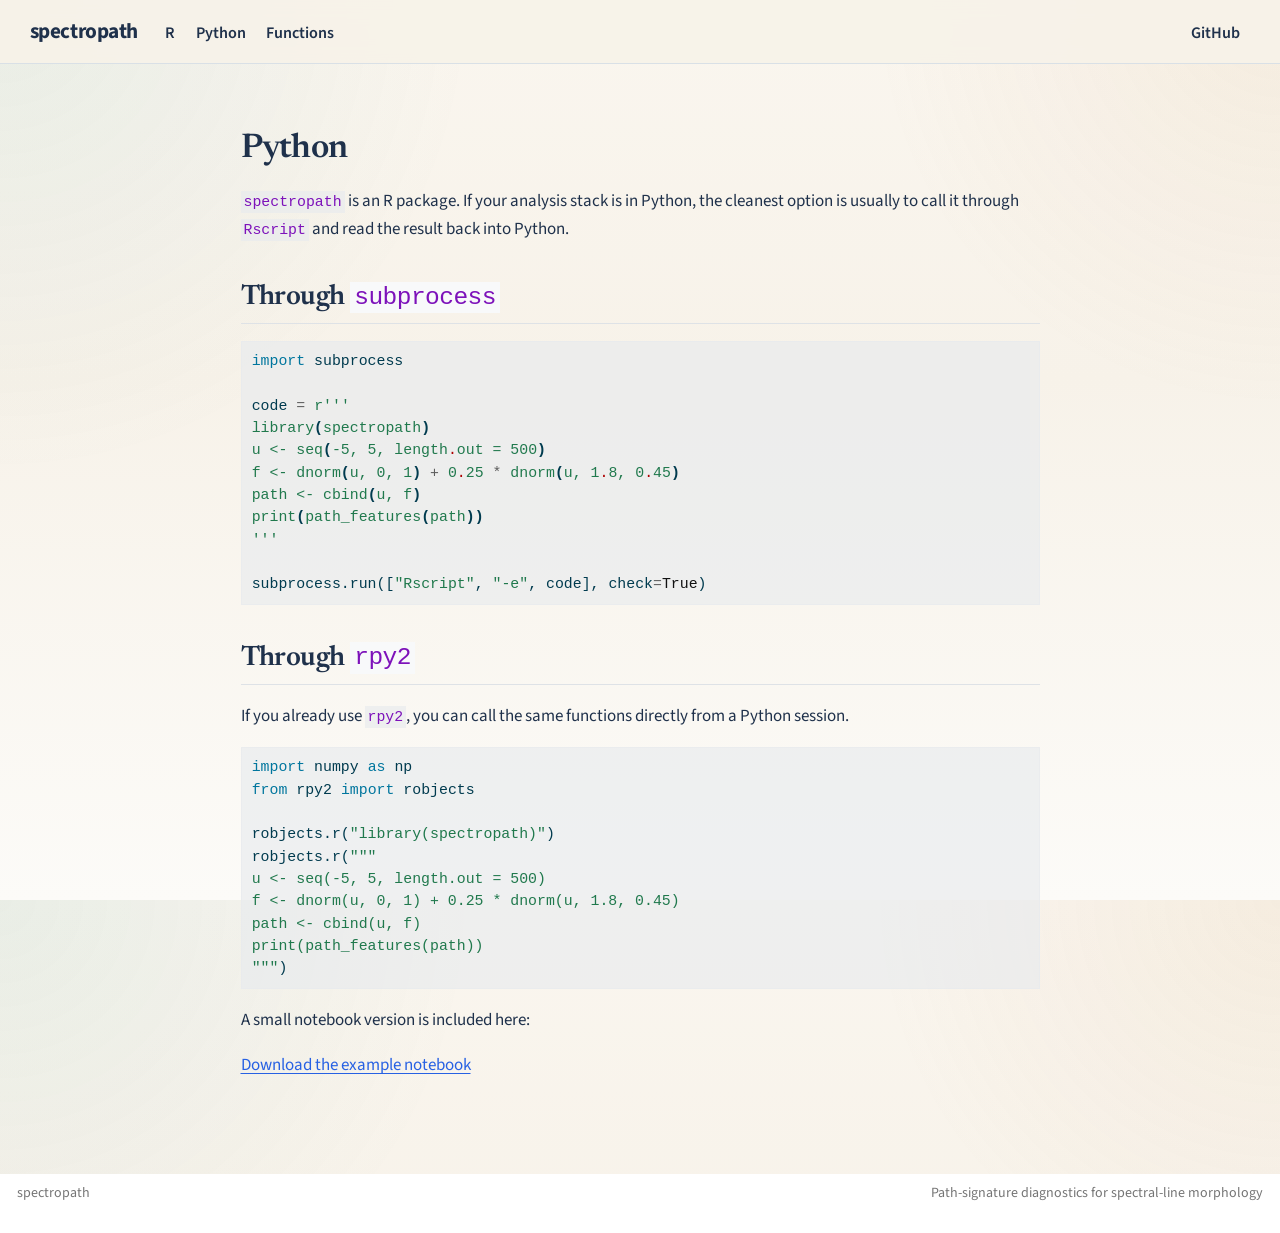
<file: docs/python.html>
<!DOCTYPE html>
<html xmlns="http://www.w3.org/1999/xhtml" lang="en" xml:lang="en"><head>

<meta charset="utf-8">
<meta name="generator" content="quarto-1.8.27">

<meta name="viewport" content="width=device-width, initial-scale=1.0, user-scalable=yes">


<title>Python – spectropath</title>
<style>
code{white-space: pre-wrap;}
span.smallcaps{font-variant: small-caps;}
div.columns{display: flex; gap: min(4vw, 1.5em);}
div.column{flex: auto; overflow-x: auto;}
div.hanging-indent{margin-left: 1.5em; text-indent: -1.5em;}
ul.task-list{list-style: none;}
ul.task-list li input[type="checkbox"] {
  width: 0.8em;
  margin: 0 0.8em 0.2em -1em; /* quarto-specific, see https://github.com/quarto-dev/quarto-cli/issues/4556 */ 
  vertical-align: middle;
}
/* CSS for syntax highlighting */
html { -webkit-text-size-adjust: 100%; }
pre > code.sourceCode { white-space: pre; position: relative; }
pre > code.sourceCode > span { display: inline-block; line-height: 1.25; }
pre > code.sourceCode > span:empty { height: 1.2em; }
.sourceCode { overflow: visible; }
code.sourceCode > span { color: inherit; text-decoration: inherit; }
div.sourceCode { margin: 1em 0; }
pre.sourceCode { margin: 0; }
@media screen {
div.sourceCode { overflow: auto; }
}
@media print {
pre > code.sourceCode { white-space: pre-wrap; }
pre > code.sourceCode > span { text-indent: -5em; padding-left: 5em; }
}
pre.numberSource code
  { counter-reset: source-line 0; }
pre.numberSource code > span
  { position: relative; left: -4em; counter-increment: source-line; }
pre.numberSource code > span > a:first-child::before
  { content: counter(source-line);
    position: relative; left: -1em; text-align: right; vertical-align: baseline;
    border: none; display: inline-block;
    -webkit-touch-callout: none; -webkit-user-select: none;
    -khtml-user-select: none; -moz-user-select: none;
    -ms-user-select: none; user-select: none;
    padding: 0 4px; width: 4em;
  }
pre.numberSource { margin-left: 3em;  padding-left: 4px; }
div.sourceCode
  {   }
@media screen {
pre > code.sourceCode > span > a:first-child::before { text-decoration: underline; }
}
</style>


<script src="site_libs/quarto-nav/quarto-nav.js"></script>
<script src="site_libs/quarto-nav/headroom.min.js"></script>
<script src="site_libs/quarto-html/quarto.js" type="module"></script>
<script src="site_libs/quarto-html/tabsets/tabsets.js" type="module"></script>
<script src="site_libs/quarto-html/axe/axe-check.js" type="module"></script>
<script src="site_libs/quarto-html/popper.min.js"></script>
<script src="site_libs/quarto-html/tippy.umd.min.js"></script>
<script src="site_libs/quarto-html/anchor.min.js"></script>
<link href="site_libs/quarto-html/tippy.css" rel="stylesheet">
<link href="site_libs/quarto-html/quarto-syntax-highlighting-ed96de9b727972fe78a7b5d16c58bf87.css" rel="stylesheet" id="quarto-text-highlighting-styles">
<script src="site_libs/bootstrap/bootstrap.min.js"></script>
<link href="site_libs/bootstrap/bootstrap-icons.css" rel="stylesheet">
<link href="site_libs/bootstrap/bootstrap-a8976c3e89df70b272bdfba3d2fda974.min.css" rel="stylesheet" append-hash="true" id="quarto-bootstrap" data-mode="light">
<script id="quarto-search-options" type="application/json">{
  "language": {
    "search-no-results-text": "No results",
    "search-matching-documents-text": "matching documents",
    "search-copy-link-title": "Copy link to search",
    "search-hide-matches-text": "Hide additional matches",
    "search-more-match-text": "more match in this document",
    "search-more-matches-text": "more matches in this document",
    "search-clear-button-title": "Clear",
    "search-text-placeholder": "",
    "search-detached-cancel-button-title": "Cancel",
    "search-submit-button-title": "Submit",
    "search-label": "Search"
  }
}</script>
<style>html{ scroll-behavior: smooth; }</style>


<link rel="stylesheet" href="styles.css">
</head>

<body class="nav-fixed fullcontent quarto-light">

<div id="quarto-search-results"></div>
  <header id="quarto-header" class="headroom fixed-top">
    <nav class="navbar navbar-expand-lg " data-bs-theme="dark">
      <div class="navbar-container container-fluid">
      <div class="navbar-brand-container mx-auto">
    <a class="navbar-brand" href="./index.html">
    <span class="navbar-title">spectropath</span>
    </a>
  </div>
          <button class="navbar-toggler" type="button" data-bs-toggle="collapse" data-bs-target="#navbarCollapse" aria-controls="navbarCollapse" role="menu" aria-expanded="false" aria-label="Toggle navigation" onclick="if (window.quartoToggleHeadroom) { window.quartoToggleHeadroom(); }">
  <span class="navbar-toggler-icon"></span>
</button>
          <div class="collapse navbar-collapse" id="navbarCollapse">
            <ul class="navbar-nav navbar-nav-scroll me-auto">
  <li class="nav-item">
    <a class="nav-link" href="./r.html"> 
<span class="menu-text">R</span></a>
  </li>  
  <li class="nav-item">
    <a class="nav-link active" href="./python.html" aria-current="page"> 
<span class="menu-text">Python</span></a>
  </li>  
  <li class="nav-item">
    <a class="nav-link" href="./reference.html"> 
<span class="menu-text">Functions</span></a>
  </li>  
</ul>
            <ul class="navbar-nav navbar-nav-scroll ms-auto">
  <li class="nav-item">
    <a class="nav-link" href="https://github.com/RafaelSdeSouza/spectropath"> 
<span class="menu-text">GitHub</span></a>
  </li>  
</ul>
          </div> <!-- /navcollapse -->
            <div class="quarto-navbar-tools">
</div>
      </div> <!-- /container-fluid -->
    </nav>
</header>
<!-- content -->
<div id="quarto-content" class="quarto-container page-columns page-rows-contents page-layout-article page-navbar">
<!-- sidebar -->
<!-- margin-sidebar -->
    
<!-- main -->
<main class="content" id="quarto-document-content">

<header id="title-block-header" class="quarto-title-block default">
<div class="quarto-title">
<h1 class="title">Python</h1>
</div>



<div class="quarto-title-meta">

    
  
    
  </div>
  


</header>


<section id="python" class="level1">
<h1>Python</h1>
<p><code>spectropath</code> is an R package. If your analysis stack is in Python, the cleanest option is usually to call it through <code>Rscript</code> and read the result back into Python.</p>
<section id="through-subprocess" class="level2">
<h2 class="anchored" data-anchor-id="through-subprocess">Through <code>subprocess</code></h2>
<div class="sourceCode" id="cb1"><pre class="sourceCode python"><code class="sourceCode python"><span id="cb1-1"><a href="#cb1-1" aria-hidden="true" tabindex="-1"></a><span class="im">import</span> subprocess</span>
<span id="cb1-2"><a href="#cb1-2" aria-hidden="true" tabindex="-1"></a></span>
<span id="cb1-3"><a href="#cb1-3" aria-hidden="true" tabindex="-1"></a>code <span class="op">=</span> <span class="vs">r'''</span></span>
<span id="cb1-4"><a href="#cb1-4" aria-hidden="true" tabindex="-1"></a><span class="vs">library</span><span class="kw">(</span><span class="vs">spectropath</span><span class="kw">)</span></span>
<span id="cb1-5"><a href="#cb1-5" aria-hidden="true" tabindex="-1"></a><span class="vs">u &lt;- seq</span><span class="kw">(</span><span class="vs">-5, 5, length</span><span class="dv">.</span><span class="vs">out = 500</span><span class="kw">)</span></span>
<span id="cb1-6"><a href="#cb1-6" aria-hidden="true" tabindex="-1"></a><span class="vs">f &lt;- dnorm</span><span class="kw">(</span><span class="vs">u, 0, 1</span><span class="kw">)</span><span class="vs"> </span><span class="op">+</span><span class="vs"> 0</span><span class="dv">.</span><span class="vs">25 </span><span class="op">*</span><span class="vs"> dnorm</span><span class="kw">(</span><span class="vs">u, 1</span><span class="dv">.</span><span class="vs">8, 0</span><span class="dv">.</span><span class="vs">45</span><span class="kw">)</span></span>
<span id="cb1-7"><a href="#cb1-7" aria-hidden="true" tabindex="-1"></a><span class="vs">path &lt;- cbind</span><span class="kw">(</span><span class="vs">u, f</span><span class="kw">)</span></span>
<span id="cb1-8"><a href="#cb1-8" aria-hidden="true" tabindex="-1"></a><span class="vs">print</span><span class="kw">(</span><span class="vs">path_features</span><span class="kw">(</span><span class="vs">path</span><span class="kw">))</span></span>
<span id="cb1-9"><a href="#cb1-9" aria-hidden="true" tabindex="-1"></a><span class="vs">'''</span></span>
<span id="cb1-10"><a href="#cb1-10" aria-hidden="true" tabindex="-1"></a></span>
<span id="cb1-11"><a href="#cb1-11" aria-hidden="true" tabindex="-1"></a>subprocess.run([<span class="st">"Rscript"</span>, <span class="st">"-e"</span>, code], check<span class="op">=</span><span class="va">True</span>)</span></code></pre></div>
</section>
<section id="through-rpy2" class="level2">
<h2 class="anchored" data-anchor-id="through-rpy2">Through <code>rpy2</code></h2>
<p>If you already use <code>rpy2</code>, you can call the same functions directly from a Python session.</p>
<div class="sourceCode" id="cb2"><pre class="sourceCode python"><code class="sourceCode python"><span id="cb2-1"><a href="#cb2-1" aria-hidden="true" tabindex="-1"></a><span class="im">import</span> numpy <span class="im">as</span> np</span>
<span id="cb2-2"><a href="#cb2-2" aria-hidden="true" tabindex="-1"></a><span class="im">from</span> rpy2 <span class="im">import</span> robjects</span>
<span id="cb2-3"><a href="#cb2-3" aria-hidden="true" tabindex="-1"></a></span>
<span id="cb2-4"><a href="#cb2-4" aria-hidden="true" tabindex="-1"></a>robjects.r(<span class="st">"library(spectropath)"</span>)</span>
<span id="cb2-5"><a href="#cb2-5" aria-hidden="true" tabindex="-1"></a>robjects.r(<span class="st">"""</span></span>
<span id="cb2-6"><a href="#cb2-6" aria-hidden="true" tabindex="-1"></a><span class="st">u &lt;- seq(-5, 5, length.out = 500)</span></span>
<span id="cb2-7"><a href="#cb2-7" aria-hidden="true" tabindex="-1"></a><span class="st">f &lt;- dnorm(u, 0, 1) + 0.25 * dnorm(u, 1.8, 0.45)</span></span>
<span id="cb2-8"><a href="#cb2-8" aria-hidden="true" tabindex="-1"></a><span class="st">path &lt;- cbind(u, f)</span></span>
<span id="cb2-9"><a href="#cb2-9" aria-hidden="true" tabindex="-1"></a><span class="st">print(path_features(path))</span></span>
<span id="cb2-10"><a href="#cb2-10" aria-hidden="true" tabindex="-1"></a><span class="st">"""</span>)</span></code></pre></div>
<p>A small notebook version is included here:</p>
<p><a href="./notebooks/spectropath_python_quickstart.html">Download the example notebook</a></p>


</section>
</section>

</main> <!-- /main -->
<script id="quarto-html-after-body" type="application/javascript">
  window.document.addEventListener("DOMContentLoaded", function (event) {
    const icon = "";
    const anchorJS = new window.AnchorJS();
    anchorJS.options = {
      placement: 'right',
      icon: icon
    };
    anchorJS.add('.anchored');
      var localhostRegex = new RegExp(/^(?:http|https):\/\/localhost\:?[0-9]*\//);
      var mailtoRegex = new RegExp(/^mailto:/);
        var filterRegex = new RegExp('/' + window.location.host + '/');
      var isInternal = (href) => {
          return filterRegex.test(href) || localhostRegex.test(href) || mailtoRegex.test(href);
      }
      // Inspect non-navigation links and adorn them if external
     var links = window.document.querySelectorAll('a[href]:not(.nav-link):not(.navbar-brand):not(.toc-action):not(.sidebar-link):not(.sidebar-item-toggle):not(.pagination-link):not(.no-external):not([aria-hidden]):not(.dropdown-item):not(.quarto-navigation-tool):not(.about-link)');
      for (var i=0; i<links.length; i++) {
        const link = links[i];
        if (!isInternal(link.href)) {
          // undo the damage that might have been done by quarto-nav.js in the case of
          // links that we want to consider external
          if (link.dataset.originalHref !== undefined) {
            link.href = link.dataset.originalHref;
          }
        }
      }
    function tippyHover(el, contentFn, onTriggerFn, onUntriggerFn) {
      const config = {
        allowHTML: true,
        maxWidth: 500,
        delay: 100,
        arrow: false,
        appendTo: function(el) {
            return el.parentElement;
        },
        interactive: true,
        interactiveBorder: 10,
        theme: 'quarto',
        placement: 'bottom-start',
      };
      if (contentFn) {
        config.content = contentFn;
      }
      if (onTriggerFn) {
        config.onTrigger = onTriggerFn;
      }
      if (onUntriggerFn) {
        config.onUntrigger = onUntriggerFn;
      }
      window.tippy(el, config); 
    }
    const noterefs = window.document.querySelectorAll('a[role="doc-noteref"]');
    for (var i=0; i<noterefs.length; i++) {
      const ref = noterefs[i];
      tippyHover(ref, function() {
        // use id or data attribute instead here
        let href = ref.getAttribute('data-footnote-href') || ref.getAttribute('href');
        try { href = new URL(href).hash; } catch {}
        const id = href.replace(/^#\/?/, "");
        const note = window.document.getElementById(id);
        if (note) {
          return note.innerHTML;
        } else {
          return "";
        }
      });
    }
    const xrefs = window.document.querySelectorAll('a.quarto-xref');
    const processXRef = (id, note) => {
      // Strip column container classes
      const stripColumnClz = (el) => {
        el.classList.remove("page-full", "page-columns");
        if (el.children) {
          for (const child of el.children) {
            stripColumnClz(child);
          }
        }
      }
      stripColumnClz(note)
      if (id === null || id.startsWith('sec-')) {
        // Special case sections, only their first couple elements
        const container = document.createElement("div");
        if (note.children && note.children.length > 2) {
          container.appendChild(note.children[0].cloneNode(true));
          for (let i = 1; i < note.children.length; i++) {
            const child = note.children[i];
            if (child.tagName === "P" && child.innerText === "") {
              continue;
            } else {
              container.appendChild(child.cloneNode(true));
              break;
            }
          }
          if (window.Quarto?.typesetMath) {
            window.Quarto.typesetMath(container);
          }
          return container.innerHTML
        } else {
          if (window.Quarto?.typesetMath) {
            window.Quarto.typesetMath(note);
          }
          return note.innerHTML;
        }
      } else {
        // Remove any anchor links if they are present
        const anchorLink = note.querySelector('a.anchorjs-link');
        if (anchorLink) {
          anchorLink.remove();
        }
        if (window.Quarto?.typesetMath) {
          window.Quarto.typesetMath(note);
        }
        if (note.classList.contains("callout")) {
          return note.outerHTML;
        } else {
          return note.innerHTML;
        }
      }
    }
    for (var i=0; i<xrefs.length; i++) {
      const xref = xrefs[i];
      tippyHover(xref, undefined, function(instance) {
        instance.disable();
        let url = xref.getAttribute('href');
        let hash = undefined; 
        if (url.startsWith('#')) {
          hash = url;
        } else {
          try { hash = new URL(url).hash; } catch {}
        }
        if (hash) {
          const id = hash.replace(/^#\/?/, "");
          const note = window.document.getElementById(id);
          if (note !== null) {
            try {
              const html = processXRef(id, note.cloneNode(true));
              instance.setContent(html);
            } finally {
              instance.enable();
              instance.show();
            }
          } else {
            // See if we can fetch this
            fetch(url.split('#')[0])
            .then(res => res.text())
            .then(html => {
              const parser = new DOMParser();
              const htmlDoc = parser.parseFromString(html, "text/html");
              const note = htmlDoc.getElementById(id);
              if (note !== null) {
                const html = processXRef(id, note);
                instance.setContent(html);
              } 
            }).finally(() => {
              instance.enable();
              instance.show();
            });
          }
        } else {
          // See if we can fetch a full url (with no hash to target)
          // This is a special case and we should probably do some content thinning / targeting
          fetch(url)
          .then(res => res.text())
          .then(html => {
            const parser = new DOMParser();
            const htmlDoc = parser.parseFromString(html, "text/html");
            const note = htmlDoc.querySelector('main.content');
            if (note !== null) {
              // This should only happen for chapter cross references
              // (since there is no id in the URL)
              // remove the first header
              if (note.children.length > 0 && note.children[0].tagName === "HEADER") {
                note.children[0].remove();
              }
              const html = processXRef(null, note);
              instance.setContent(html);
            } 
          }).finally(() => {
            instance.enable();
            instance.show();
          });
        }
      }, function(instance) {
      });
    }
        let selectedAnnoteEl;
        const selectorForAnnotation = ( cell, annotation) => {
          let cellAttr = 'data-code-cell="' + cell + '"';
          let lineAttr = 'data-code-annotation="' +  annotation + '"';
          const selector = 'span[' + cellAttr + '][' + lineAttr + ']';
          return selector;
        }
        const selectCodeLines = (annoteEl) => {
          const doc = window.document;
          const targetCell = annoteEl.getAttribute("data-target-cell");
          const targetAnnotation = annoteEl.getAttribute("data-target-annotation");
          const annoteSpan = window.document.querySelector(selectorForAnnotation(targetCell, targetAnnotation));
          const lines = annoteSpan.getAttribute("data-code-lines").split(",");
          const lineIds = lines.map((line) => {
            return targetCell + "-" + line;
          })
          let top = null;
          let height = null;
          let parent = null;
          if (lineIds.length > 0) {
              //compute the position of the single el (top and bottom and make a div)
              const el = window.document.getElementById(lineIds[0]);
              top = el.offsetTop;
              height = el.offsetHeight;
              parent = el.parentElement.parentElement;
            if (lineIds.length > 1) {
              const lastEl = window.document.getElementById(lineIds[lineIds.length - 1]);
              const bottom = lastEl.offsetTop + lastEl.offsetHeight;
              height = bottom - top;
            }
            if (top !== null && height !== null && parent !== null) {
              // cook up a div (if necessary) and position it 
              let div = window.document.getElementById("code-annotation-line-highlight");
              if (div === null) {
                div = window.document.createElement("div");
                div.setAttribute("id", "code-annotation-line-highlight");
                div.style.position = 'absolute';
                parent.appendChild(div);
              }
              div.style.top = top - 2 + "px";
              div.style.height = height + 4 + "px";
              div.style.left = 0;
              let gutterDiv = window.document.getElementById("code-annotation-line-highlight-gutter");
              if (gutterDiv === null) {
                gutterDiv = window.document.createElement("div");
                gutterDiv.setAttribute("id", "code-annotation-line-highlight-gutter");
                gutterDiv.style.position = 'absolute';
                const codeCell = window.document.getElementById(targetCell);
                const gutter = codeCell.querySelector('.code-annotation-gutter');
                gutter.appendChild(gutterDiv);
              }
              gutterDiv.style.top = top - 2 + "px";
              gutterDiv.style.height = height + 4 + "px";
            }
            selectedAnnoteEl = annoteEl;
          }
        };
        const unselectCodeLines = () => {
          const elementsIds = ["code-annotation-line-highlight", "code-annotation-line-highlight-gutter"];
          elementsIds.forEach((elId) => {
            const div = window.document.getElementById(elId);
            if (div) {
              div.remove();
            }
          });
          selectedAnnoteEl = undefined;
        };
          // Handle positioning of the toggle
      window.addEventListener(
        "resize",
        throttle(() => {
          elRect = undefined;
          if (selectedAnnoteEl) {
            selectCodeLines(selectedAnnoteEl);
          }
        }, 10)
      );
      function throttle(fn, ms) {
      let throttle = false;
      let timer;
        return (...args) => {
          if(!throttle) { // first call gets through
              fn.apply(this, args);
              throttle = true;
          } else { // all the others get throttled
              if(timer) clearTimeout(timer); // cancel #2
              timer = setTimeout(() => {
                fn.apply(this, args);
                timer = throttle = false;
              }, ms);
          }
        };
      }
        // Attach click handler to the DT
        const annoteDls = window.document.querySelectorAll('dt[data-target-cell]');
        for (const annoteDlNode of annoteDls) {
          annoteDlNode.addEventListener('click', (event) => {
            const clickedEl = event.target;
            if (clickedEl !== selectedAnnoteEl) {
              unselectCodeLines();
              const activeEl = window.document.querySelector('dt[data-target-cell].code-annotation-active');
              if (activeEl) {
                activeEl.classList.remove('code-annotation-active');
              }
              selectCodeLines(clickedEl);
              clickedEl.classList.add('code-annotation-active');
            } else {
              // Unselect the line
              unselectCodeLines();
              clickedEl.classList.remove('code-annotation-active');
            }
          });
        }
    const findCites = (el) => {
      const parentEl = el.parentElement;
      if (parentEl) {
        const cites = parentEl.dataset.cites;
        if (cites) {
          return {
            el,
            cites: cites.split(' ')
          };
        } else {
          return findCites(el.parentElement)
        }
      } else {
        return undefined;
      }
    };
    var bibliorefs = window.document.querySelectorAll('a[role="doc-biblioref"]');
    for (var i=0; i<bibliorefs.length; i++) {
      const ref = bibliorefs[i];
      const citeInfo = findCites(ref);
      if (citeInfo) {
        tippyHover(citeInfo.el, function() {
          var popup = window.document.createElement('div');
          citeInfo.cites.forEach(function(cite) {
            var citeDiv = window.document.createElement('div');
            citeDiv.classList.add('hanging-indent');
            citeDiv.classList.add('csl-entry');
            var biblioDiv = window.document.getElementById('ref-' + cite);
            if (biblioDiv) {
              citeDiv.innerHTML = biblioDiv.innerHTML;
            }
            popup.appendChild(citeDiv);
          });
          return popup.innerHTML;
        });
      }
    }
  });
  </script>
</div> <!-- /content -->
<footer class="footer">
  <div class="nav-footer">
    <div class="nav-footer-left">
<p>spectropath</p>
</div>   
    <div class="nav-footer-center">
      &nbsp;
    </div>
    <div class="nav-footer-right">
<p>Path-signature diagnostics for spectral-line morphology</p>
</div>
  </div>
</footer>




<script src="site_libs/quarto-html/zenscroll-min.js"></script>
</body></html>
</file>
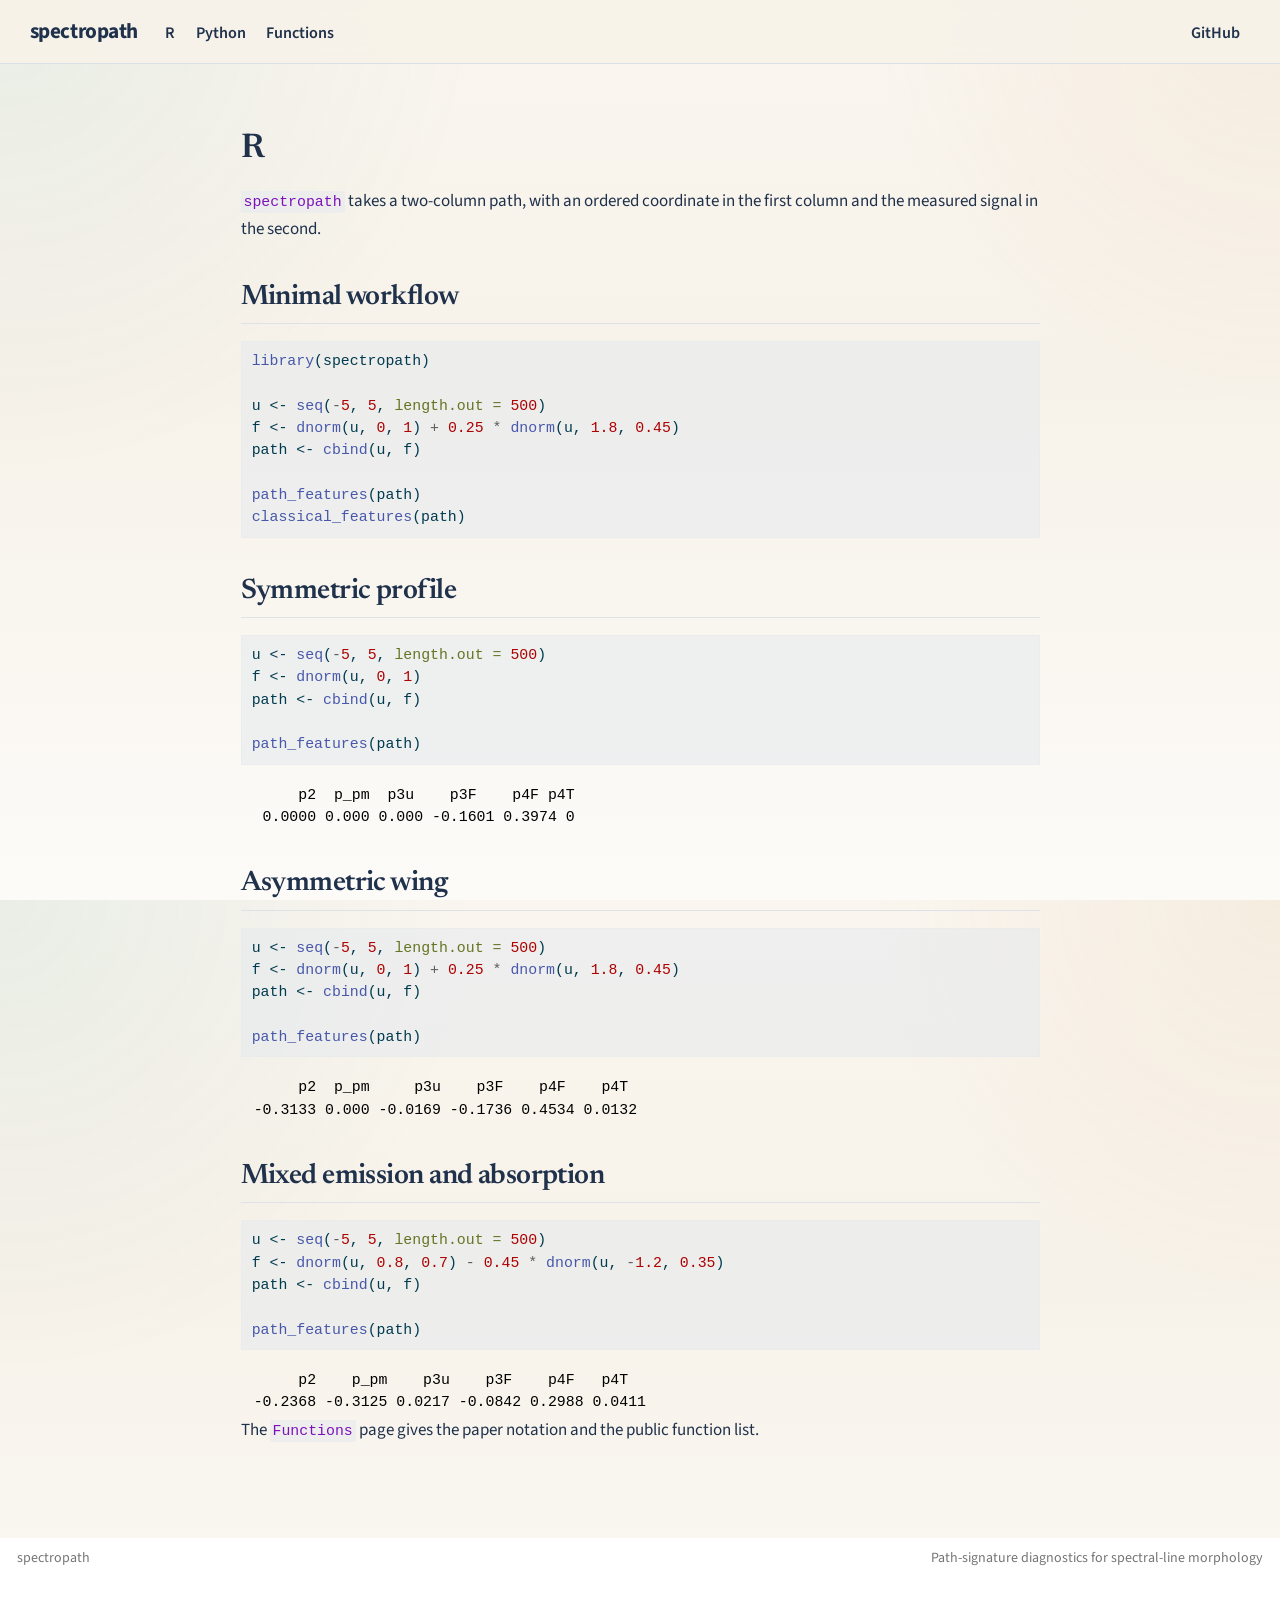
<file: docs/r.html>
<!DOCTYPE html>
<html xmlns="http://www.w3.org/1999/xhtml" lang="en" xml:lang="en"><head>

<meta charset="utf-8">
<meta name="generator" content="quarto-1.8.27">

<meta name="viewport" content="width=device-width, initial-scale=1.0, user-scalable=yes">


<title>R – spectropath</title>
<style>
code{white-space: pre-wrap;}
span.smallcaps{font-variant: small-caps;}
div.columns{display: flex; gap: min(4vw, 1.5em);}
div.column{flex: auto; overflow-x: auto;}
div.hanging-indent{margin-left: 1.5em; text-indent: -1.5em;}
ul.task-list{list-style: none;}
ul.task-list li input[type="checkbox"] {
  width: 0.8em;
  margin: 0 0.8em 0.2em -1em; /* quarto-specific, see https://github.com/quarto-dev/quarto-cli/issues/4556 */ 
  vertical-align: middle;
}
/* CSS for syntax highlighting */
html { -webkit-text-size-adjust: 100%; }
pre > code.sourceCode { white-space: pre; position: relative; }
pre > code.sourceCode > span { display: inline-block; line-height: 1.25; }
pre > code.sourceCode > span:empty { height: 1.2em; }
.sourceCode { overflow: visible; }
code.sourceCode > span { color: inherit; text-decoration: inherit; }
div.sourceCode { margin: 1em 0; }
pre.sourceCode { margin: 0; }
@media screen {
div.sourceCode { overflow: auto; }
}
@media print {
pre > code.sourceCode { white-space: pre-wrap; }
pre > code.sourceCode > span { text-indent: -5em; padding-left: 5em; }
}
pre.numberSource code
  { counter-reset: source-line 0; }
pre.numberSource code > span
  { position: relative; left: -4em; counter-increment: source-line; }
pre.numberSource code > span > a:first-child::before
  { content: counter(source-line);
    position: relative; left: -1em; text-align: right; vertical-align: baseline;
    border: none; display: inline-block;
    -webkit-touch-callout: none; -webkit-user-select: none;
    -khtml-user-select: none; -moz-user-select: none;
    -ms-user-select: none; user-select: none;
    padding: 0 4px; width: 4em;
  }
pre.numberSource { margin-left: 3em;  padding-left: 4px; }
div.sourceCode
  {   }
@media screen {
pre > code.sourceCode > span > a:first-child::before { text-decoration: underline; }
}
</style>


<script src="site_libs/quarto-nav/quarto-nav.js"></script>
<script src="site_libs/quarto-nav/headroom.min.js"></script>
<script src="site_libs/quarto-html/quarto.js" type="module"></script>
<script src="site_libs/quarto-html/tabsets/tabsets.js" type="module"></script>
<script src="site_libs/quarto-html/axe/axe-check.js" type="module"></script>
<script src="site_libs/quarto-html/popper.min.js"></script>
<script src="site_libs/quarto-html/tippy.umd.min.js"></script>
<script src="site_libs/quarto-html/anchor.min.js"></script>
<link href="site_libs/quarto-html/tippy.css" rel="stylesheet">
<link href="site_libs/quarto-html/quarto-syntax-highlighting-ed96de9b727972fe78a7b5d16c58bf87.css" rel="stylesheet" id="quarto-text-highlighting-styles">
<script src="site_libs/bootstrap/bootstrap.min.js"></script>
<link href="site_libs/bootstrap/bootstrap-icons.css" rel="stylesheet">
<link href="site_libs/bootstrap/bootstrap-a8976c3e89df70b272bdfba3d2fda974.min.css" rel="stylesheet" append-hash="true" id="quarto-bootstrap" data-mode="light">
<script id="quarto-search-options" type="application/json">{
  "language": {
    "search-no-results-text": "No results",
    "search-matching-documents-text": "matching documents",
    "search-copy-link-title": "Copy link to search",
    "search-hide-matches-text": "Hide additional matches",
    "search-more-match-text": "more match in this document",
    "search-more-matches-text": "more matches in this document",
    "search-clear-button-title": "Clear",
    "search-text-placeholder": "",
    "search-detached-cancel-button-title": "Cancel",
    "search-submit-button-title": "Submit",
    "search-label": "Search"
  }
}</script>
<style>html{ scroll-behavior: smooth; }</style>


<link rel="stylesheet" href="styles.css">
</head>

<body class="nav-fixed fullcontent quarto-light">

<div id="quarto-search-results"></div>
  <header id="quarto-header" class="headroom fixed-top">
    <nav class="navbar navbar-expand-lg " data-bs-theme="dark">
      <div class="navbar-container container-fluid">
      <div class="navbar-brand-container mx-auto">
    <a class="navbar-brand" href="./index.html">
    <span class="navbar-title">spectropath</span>
    </a>
  </div>
          <button class="navbar-toggler" type="button" data-bs-toggle="collapse" data-bs-target="#navbarCollapse" aria-controls="navbarCollapse" role="menu" aria-expanded="false" aria-label="Toggle navigation" onclick="if (window.quartoToggleHeadroom) { window.quartoToggleHeadroom(); }">
  <span class="navbar-toggler-icon"></span>
</button>
          <div class="collapse navbar-collapse" id="navbarCollapse">
            <ul class="navbar-nav navbar-nav-scroll me-auto">
  <li class="nav-item">
    <a class="nav-link active" href="./r.html" aria-current="page"> 
<span class="menu-text">R</span></a>
  </li>  
  <li class="nav-item">
    <a class="nav-link" href="./python.html"> 
<span class="menu-text">Python</span></a>
  </li>  
  <li class="nav-item">
    <a class="nav-link" href="./reference.html"> 
<span class="menu-text">Functions</span></a>
  </li>  
</ul>
            <ul class="navbar-nav navbar-nav-scroll ms-auto">
  <li class="nav-item">
    <a class="nav-link" href="https://github.com/RafaelSdeSouza/spectropath"> 
<span class="menu-text">GitHub</span></a>
  </li>  
</ul>
          </div> <!-- /navcollapse -->
            <div class="quarto-navbar-tools">
</div>
      </div> <!-- /container-fluid -->
    </nav>
</header>
<!-- content -->
<div id="quarto-content" class="quarto-container page-columns page-rows-contents page-layout-article page-navbar">
<!-- sidebar -->
<!-- margin-sidebar -->
    
<!-- main -->
<main class="content" id="quarto-document-content">

<header id="title-block-header" class="quarto-title-block default">
<div class="quarto-title">
<h1 class="title">R</h1>
</div>



<div class="quarto-title-meta">

    
  
    
  </div>
  


</header>


<section id="r" class="level1">
<h1>R</h1>
<p><code>spectropath</code> takes a two-column path, with an ordered coordinate in the first column and the measured signal in the second.</p>
<section id="minimal-workflow" class="level2">
<h2 class="anchored" data-anchor-id="minimal-workflow">Minimal workflow</h2>
<div class="sourceCode" id="cb1"><pre class="sourceCode r"><code class="sourceCode r"><span id="cb1-1"><a href="#cb1-1" aria-hidden="true" tabindex="-1"></a><span class="fu">library</span>(spectropath)</span>
<span id="cb1-2"><a href="#cb1-2" aria-hidden="true" tabindex="-1"></a></span>
<span id="cb1-3"><a href="#cb1-3" aria-hidden="true" tabindex="-1"></a>u <span class="ot">&lt;-</span> <span class="fu">seq</span>(<span class="sc">-</span><span class="dv">5</span>, <span class="dv">5</span>, <span class="at">length.out =</span> <span class="dv">500</span>)</span>
<span id="cb1-4"><a href="#cb1-4" aria-hidden="true" tabindex="-1"></a>f <span class="ot">&lt;-</span> <span class="fu">dnorm</span>(u, <span class="dv">0</span>, <span class="dv">1</span>) <span class="sc">+</span> <span class="fl">0.25</span> <span class="sc">*</span> <span class="fu">dnorm</span>(u, <span class="fl">1.8</span>, <span class="fl">0.45</span>)</span>
<span id="cb1-5"><a href="#cb1-5" aria-hidden="true" tabindex="-1"></a>path <span class="ot">&lt;-</span> <span class="fu">cbind</span>(u, f)</span>
<span id="cb1-6"><a href="#cb1-6" aria-hidden="true" tabindex="-1"></a></span>
<span id="cb1-7"><a href="#cb1-7" aria-hidden="true" tabindex="-1"></a><span class="fu">path_features</span>(path)</span>
<span id="cb1-8"><a href="#cb1-8" aria-hidden="true" tabindex="-1"></a><span class="fu">classical_features</span>(path)</span></code></pre></div>
</section>
<section id="symmetric-profile" class="level2">
<h2 class="anchored" data-anchor-id="symmetric-profile">Symmetric profile</h2>
<div class="sourceCode" id="cb2"><pre class="sourceCode r"><code class="sourceCode r"><span id="cb2-1"><a href="#cb2-1" aria-hidden="true" tabindex="-1"></a>u <span class="ot">&lt;-</span> <span class="fu">seq</span>(<span class="sc">-</span><span class="dv">5</span>, <span class="dv">5</span>, <span class="at">length.out =</span> <span class="dv">500</span>)</span>
<span id="cb2-2"><a href="#cb2-2" aria-hidden="true" tabindex="-1"></a>f <span class="ot">&lt;-</span> <span class="fu">dnorm</span>(u, <span class="dv">0</span>, <span class="dv">1</span>)</span>
<span id="cb2-3"><a href="#cb2-3" aria-hidden="true" tabindex="-1"></a>path <span class="ot">&lt;-</span> <span class="fu">cbind</span>(u, f)</span>
<span id="cb2-4"><a href="#cb2-4" aria-hidden="true" tabindex="-1"></a></span>
<span id="cb2-5"><a href="#cb2-5" aria-hidden="true" tabindex="-1"></a><span class="fu">path_features</span>(path)</span></code></pre></div>
<pre class="text"><code>      p2  p_pm  p3u    p3F    p4F p4T
  0.0000 0.000 0.000 -0.1601 0.3974 0</code></pre>
</section>
<section id="asymmetric-wing" class="level2">
<h2 class="anchored" data-anchor-id="asymmetric-wing">Asymmetric wing</h2>
<div class="sourceCode" id="cb4"><pre class="sourceCode r"><code class="sourceCode r"><span id="cb4-1"><a href="#cb4-1" aria-hidden="true" tabindex="-1"></a>u <span class="ot">&lt;-</span> <span class="fu">seq</span>(<span class="sc">-</span><span class="dv">5</span>, <span class="dv">5</span>, <span class="at">length.out =</span> <span class="dv">500</span>)</span>
<span id="cb4-2"><a href="#cb4-2" aria-hidden="true" tabindex="-1"></a>f <span class="ot">&lt;-</span> <span class="fu">dnorm</span>(u, <span class="dv">0</span>, <span class="dv">1</span>) <span class="sc">+</span> <span class="fl">0.25</span> <span class="sc">*</span> <span class="fu">dnorm</span>(u, <span class="fl">1.8</span>, <span class="fl">0.45</span>)</span>
<span id="cb4-3"><a href="#cb4-3" aria-hidden="true" tabindex="-1"></a>path <span class="ot">&lt;-</span> <span class="fu">cbind</span>(u, f)</span>
<span id="cb4-4"><a href="#cb4-4" aria-hidden="true" tabindex="-1"></a></span>
<span id="cb4-5"><a href="#cb4-5" aria-hidden="true" tabindex="-1"></a><span class="fu">path_features</span>(path)</span></code></pre></div>
<pre class="text"><code>      p2  p_pm     p3u    p3F    p4F    p4T
 -0.3133 0.000 -0.0169 -0.1736 0.4534 0.0132</code></pre>
</section>
<section id="mixed-emission-and-absorption" class="level2">
<h2 class="anchored" data-anchor-id="mixed-emission-and-absorption">Mixed emission and absorption</h2>
<div class="sourceCode" id="cb6"><pre class="sourceCode r"><code class="sourceCode r"><span id="cb6-1"><a href="#cb6-1" aria-hidden="true" tabindex="-1"></a>u <span class="ot">&lt;-</span> <span class="fu">seq</span>(<span class="sc">-</span><span class="dv">5</span>, <span class="dv">5</span>, <span class="at">length.out =</span> <span class="dv">500</span>)</span>
<span id="cb6-2"><a href="#cb6-2" aria-hidden="true" tabindex="-1"></a>f <span class="ot">&lt;-</span> <span class="fu">dnorm</span>(u, <span class="fl">0.8</span>, <span class="fl">0.7</span>) <span class="sc">-</span> <span class="fl">0.45</span> <span class="sc">*</span> <span class="fu">dnorm</span>(u, <span class="sc">-</span><span class="fl">1.2</span>, <span class="fl">0.35</span>)</span>
<span id="cb6-3"><a href="#cb6-3" aria-hidden="true" tabindex="-1"></a>path <span class="ot">&lt;-</span> <span class="fu">cbind</span>(u, f)</span>
<span id="cb6-4"><a href="#cb6-4" aria-hidden="true" tabindex="-1"></a></span>
<span id="cb6-5"><a href="#cb6-5" aria-hidden="true" tabindex="-1"></a><span class="fu">path_features</span>(path)</span></code></pre></div>
<pre class="text"><code>      p2    p_pm    p3u    p3F    p4F   p4T
 -0.2368 -0.3125 0.0217 -0.0842 0.2988 0.0411</code></pre>
<p>The <code>Functions</code> page gives the paper notation and the public function list.</p>


</section>
</section>

</main> <!-- /main -->
<script id="quarto-html-after-body" type="application/javascript">
  window.document.addEventListener("DOMContentLoaded", function (event) {
    const icon = "";
    const anchorJS = new window.AnchorJS();
    anchorJS.options = {
      placement: 'right',
      icon: icon
    };
    anchorJS.add('.anchored');
      var localhostRegex = new RegExp(/^(?:http|https):\/\/localhost\:?[0-9]*\//);
      var mailtoRegex = new RegExp(/^mailto:/);
        var filterRegex = new RegExp('/' + window.location.host + '/');
      var isInternal = (href) => {
          return filterRegex.test(href) || localhostRegex.test(href) || mailtoRegex.test(href);
      }
      // Inspect non-navigation links and adorn them if external
     var links = window.document.querySelectorAll('a[href]:not(.nav-link):not(.navbar-brand):not(.toc-action):not(.sidebar-link):not(.sidebar-item-toggle):not(.pagination-link):not(.no-external):not([aria-hidden]):not(.dropdown-item):not(.quarto-navigation-tool):not(.about-link)');
      for (var i=0; i<links.length; i++) {
        const link = links[i];
        if (!isInternal(link.href)) {
          // undo the damage that might have been done by quarto-nav.js in the case of
          // links that we want to consider external
          if (link.dataset.originalHref !== undefined) {
            link.href = link.dataset.originalHref;
          }
        }
      }
    function tippyHover(el, contentFn, onTriggerFn, onUntriggerFn) {
      const config = {
        allowHTML: true,
        maxWidth: 500,
        delay: 100,
        arrow: false,
        appendTo: function(el) {
            return el.parentElement;
        },
        interactive: true,
        interactiveBorder: 10,
        theme: 'quarto',
        placement: 'bottom-start',
      };
      if (contentFn) {
        config.content = contentFn;
      }
      if (onTriggerFn) {
        config.onTrigger = onTriggerFn;
      }
      if (onUntriggerFn) {
        config.onUntrigger = onUntriggerFn;
      }
      window.tippy(el, config); 
    }
    const noterefs = window.document.querySelectorAll('a[role="doc-noteref"]');
    for (var i=0; i<noterefs.length; i++) {
      const ref = noterefs[i];
      tippyHover(ref, function() {
        // use id or data attribute instead here
        let href = ref.getAttribute('data-footnote-href') || ref.getAttribute('href');
        try { href = new URL(href).hash; } catch {}
        const id = href.replace(/^#\/?/, "");
        const note = window.document.getElementById(id);
        if (note) {
          return note.innerHTML;
        } else {
          return "";
        }
      });
    }
    const xrefs = window.document.querySelectorAll('a.quarto-xref');
    const processXRef = (id, note) => {
      // Strip column container classes
      const stripColumnClz = (el) => {
        el.classList.remove("page-full", "page-columns");
        if (el.children) {
          for (const child of el.children) {
            stripColumnClz(child);
          }
        }
      }
      stripColumnClz(note)
      if (id === null || id.startsWith('sec-')) {
        // Special case sections, only their first couple elements
        const container = document.createElement("div");
        if (note.children && note.children.length > 2) {
          container.appendChild(note.children[0].cloneNode(true));
          for (let i = 1; i < note.children.length; i++) {
            const child = note.children[i];
            if (child.tagName === "P" && child.innerText === "") {
              continue;
            } else {
              container.appendChild(child.cloneNode(true));
              break;
            }
          }
          if (window.Quarto?.typesetMath) {
            window.Quarto.typesetMath(container);
          }
          return container.innerHTML
        } else {
          if (window.Quarto?.typesetMath) {
            window.Quarto.typesetMath(note);
          }
          return note.innerHTML;
        }
      } else {
        // Remove any anchor links if they are present
        const anchorLink = note.querySelector('a.anchorjs-link');
        if (anchorLink) {
          anchorLink.remove();
        }
        if (window.Quarto?.typesetMath) {
          window.Quarto.typesetMath(note);
        }
        if (note.classList.contains("callout")) {
          return note.outerHTML;
        } else {
          return note.innerHTML;
        }
      }
    }
    for (var i=0; i<xrefs.length; i++) {
      const xref = xrefs[i];
      tippyHover(xref, undefined, function(instance) {
        instance.disable();
        let url = xref.getAttribute('href');
        let hash = undefined; 
        if (url.startsWith('#')) {
          hash = url;
        } else {
          try { hash = new URL(url).hash; } catch {}
        }
        if (hash) {
          const id = hash.replace(/^#\/?/, "");
          const note = window.document.getElementById(id);
          if (note !== null) {
            try {
              const html = processXRef(id, note.cloneNode(true));
              instance.setContent(html);
            } finally {
              instance.enable();
              instance.show();
            }
          } else {
            // See if we can fetch this
            fetch(url.split('#')[0])
            .then(res => res.text())
            .then(html => {
              const parser = new DOMParser();
              const htmlDoc = parser.parseFromString(html, "text/html");
              const note = htmlDoc.getElementById(id);
              if (note !== null) {
                const html = processXRef(id, note);
                instance.setContent(html);
              } 
            }).finally(() => {
              instance.enable();
              instance.show();
            });
          }
        } else {
          // See if we can fetch a full url (with no hash to target)
          // This is a special case and we should probably do some content thinning / targeting
          fetch(url)
          .then(res => res.text())
          .then(html => {
            const parser = new DOMParser();
            const htmlDoc = parser.parseFromString(html, "text/html");
            const note = htmlDoc.querySelector('main.content');
            if (note !== null) {
              // This should only happen for chapter cross references
              // (since there is no id in the URL)
              // remove the first header
              if (note.children.length > 0 && note.children[0].tagName === "HEADER") {
                note.children[0].remove();
              }
              const html = processXRef(null, note);
              instance.setContent(html);
            } 
          }).finally(() => {
            instance.enable();
            instance.show();
          });
        }
      }, function(instance) {
      });
    }
        let selectedAnnoteEl;
        const selectorForAnnotation = ( cell, annotation) => {
          let cellAttr = 'data-code-cell="' + cell + '"';
          let lineAttr = 'data-code-annotation="' +  annotation + '"';
          const selector = 'span[' + cellAttr + '][' + lineAttr + ']';
          return selector;
        }
        const selectCodeLines = (annoteEl) => {
          const doc = window.document;
          const targetCell = annoteEl.getAttribute("data-target-cell");
          const targetAnnotation = annoteEl.getAttribute("data-target-annotation");
          const annoteSpan = window.document.querySelector(selectorForAnnotation(targetCell, targetAnnotation));
          const lines = annoteSpan.getAttribute("data-code-lines").split(",");
          const lineIds = lines.map((line) => {
            return targetCell + "-" + line;
          })
          let top = null;
          let height = null;
          let parent = null;
          if (lineIds.length > 0) {
              //compute the position of the single el (top and bottom and make a div)
              const el = window.document.getElementById(lineIds[0]);
              top = el.offsetTop;
              height = el.offsetHeight;
              parent = el.parentElement.parentElement;
            if (lineIds.length > 1) {
              const lastEl = window.document.getElementById(lineIds[lineIds.length - 1]);
              const bottom = lastEl.offsetTop + lastEl.offsetHeight;
              height = bottom - top;
            }
            if (top !== null && height !== null && parent !== null) {
              // cook up a div (if necessary) and position it 
              let div = window.document.getElementById("code-annotation-line-highlight");
              if (div === null) {
                div = window.document.createElement("div");
                div.setAttribute("id", "code-annotation-line-highlight");
                div.style.position = 'absolute';
                parent.appendChild(div);
              }
              div.style.top = top - 2 + "px";
              div.style.height = height + 4 + "px";
              div.style.left = 0;
              let gutterDiv = window.document.getElementById("code-annotation-line-highlight-gutter");
              if (gutterDiv === null) {
                gutterDiv = window.document.createElement("div");
                gutterDiv.setAttribute("id", "code-annotation-line-highlight-gutter");
                gutterDiv.style.position = 'absolute';
                const codeCell = window.document.getElementById(targetCell);
                const gutter = codeCell.querySelector('.code-annotation-gutter');
                gutter.appendChild(gutterDiv);
              }
              gutterDiv.style.top = top - 2 + "px";
              gutterDiv.style.height = height + 4 + "px";
            }
            selectedAnnoteEl = annoteEl;
          }
        };
        const unselectCodeLines = () => {
          const elementsIds = ["code-annotation-line-highlight", "code-annotation-line-highlight-gutter"];
          elementsIds.forEach((elId) => {
            const div = window.document.getElementById(elId);
            if (div) {
              div.remove();
            }
          });
          selectedAnnoteEl = undefined;
        };
          // Handle positioning of the toggle
      window.addEventListener(
        "resize",
        throttle(() => {
          elRect = undefined;
          if (selectedAnnoteEl) {
            selectCodeLines(selectedAnnoteEl);
          }
        }, 10)
      );
      function throttle(fn, ms) {
      let throttle = false;
      let timer;
        return (...args) => {
          if(!throttle) { // first call gets through
              fn.apply(this, args);
              throttle = true;
          } else { // all the others get throttled
              if(timer) clearTimeout(timer); // cancel #2
              timer = setTimeout(() => {
                fn.apply(this, args);
                timer = throttle = false;
              }, ms);
          }
        };
      }
        // Attach click handler to the DT
        const annoteDls = window.document.querySelectorAll('dt[data-target-cell]');
        for (const annoteDlNode of annoteDls) {
          annoteDlNode.addEventListener('click', (event) => {
            const clickedEl = event.target;
            if (clickedEl !== selectedAnnoteEl) {
              unselectCodeLines();
              const activeEl = window.document.querySelector('dt[data-target-cell].code-annotation-active');
              if (activeEl) {
                activeEl.classList.remove('code-annotation-active');
              }
              selectCodeLines(clickedEl);
              clickedEl.classList.add('code-annotation-active');
            } else {
              // Unselect the line
              unselectCodeLines();
              clickedEl.classList.remove('code-annotation-active');
            }
          });
        }
    const findCites = (el) => {
      const parentEl = el.parentElement;
      if (parentEl) {
        const cites = parentEl.dataset.cites;
        if (cites) {
          return {
            el,
            cites: cites.split(' ')
          };
        } else {
          return findCites(el.parentElement)
        }
      } else {
        return undefined;
      }
    };
    var bibliorefs = window.document.querySelectorAll('a[role="doc-biblioref"]');
    for (var i=0; i<bibliorefs.length; i++) {
      const ref = bibliorefs[i];
      const citeInfo = findCites(ref);
      if (citeInfo) {
        tippyHover(citeInfo.el, function() {
          var popup = window.document.createElement('div');
          citeInfo.cites.forEach(function(cite) {
            var citeDiv = window.document.createElement('div');
            citeDiv.classList.add('hanging-indent');
            citeDiv.classList.add('csl-entry');
            var biblioDiv = window.document.getElementById('ref-' + cite);
            if (biblioDiv) {
              citeDiv.innerHTML = biblioDiv.innerHTML;
            }
            popup.appendChild(citeDiv);
          });
          return popup.innerHTML;
        });
      }
    }
  });
  </script>
</div> <!-- /content -->
<footer class="footer">
  <div class="nav-footer">
    <div class="nav-footer-left">
<p>spectropath</p>
</div>   
    <div class="nav-footer-center">
      &nbsp;
    </div>
    <div class="nav-footer-right">
<p>Path-signature diagnostics for spectral-line morphology</p>
</div>
  </div>
</footer>




<script src="site_libs/quarto-html/zenscroll-min.js"></script>
</body></html>
</file>
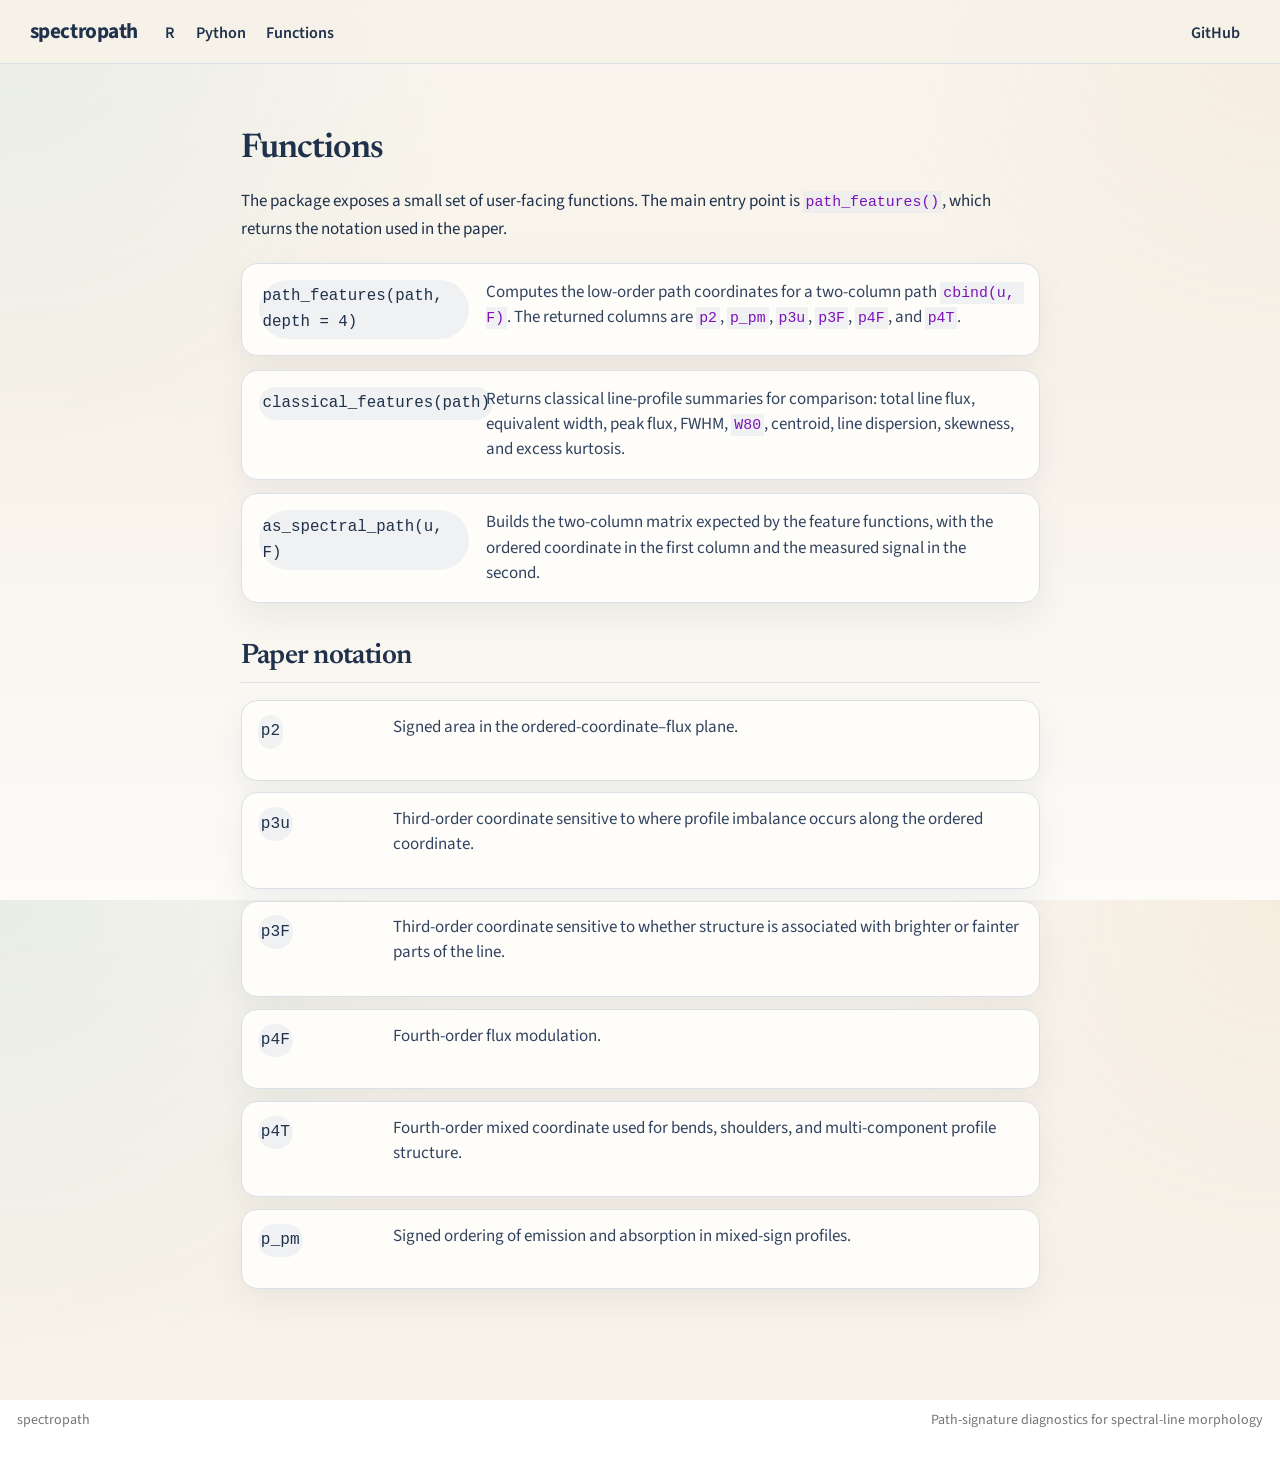
<file: docs/reference.html>
<!DOCTYPE html>
<html xmlns="http://www.w3.org/1999/xhtml" lang="en" xml:lang="en"><head>

<meta charset="utf-8">
<meta name="generator" content="quarto-1.8.27">

<meta name="viewport" content="width=device-width, initial-scale=1.0, user-scalable=yes">


<title>Functions – spectropath</title>
<style>
code{white-space: pre-wrap;}
span.smallcaps{font-variant: small-caps;}
div.columns{display: flex; gap: min(4vw, 1.5em);}
div.column{flex: auto; overflow-x: auto;}
div.hanging-indent{margin-left: 1.5em; text-indent: -1.5em;}
ul.task-list{list-style: none;}
ul.task-list li input[type="checkbox"] {
  width: 0.8em;
  margin: 0 0.8em 0.2em -1em; /* quarto-specific, see https://github.com/quarto-dev/quarto-cli/issues/4556 */ 
  vertical-align: middle;
}
</style>


<script src="site_libs/quarto-nav/quarto-nav.js"></script>
<script src="site_libs/quarto-nav/headroom.min.js"></script>
<script src="site_libs/quarto-html/quarto.js" type="module"></script>
<script src="site_libs/quarto-html/tabsets/tabsets.js" type="module"></script>
<script src="site_libs/quarto-html/axe/axe-check.js" type="module"></script>
<script src="site_libs/quarto-html/popper.min.js"></script>
<script src="site_libs/quarto-html/tippy.umd.min.js"></script>
<script src="site_libs/quarto-html/anchor.min.js"></script>
<link href="site_libs/quarto-html/tippy.css" rel="stylesheet">
<link href="site_libs/quarto-html/quarto-syntax-highlighting-ed96de9b727972fe78a7b5d16c58bf87.css" rel="stylesheet" id="quarto-text-highlighting-styles">
<script src="site_libs/bootstrap/bootstrap.min.js"></script>
<link href="site_libs/bootstrap/bootstrap-icons.css" rel="stylesheet">
<link href="site_libs/bootstrap/bootstrap-a8976c3e89df70b272bdfba3d2fda974.min.css" rel="stylesheet" append-hash="true" id="quarto-bootstrap" data-mode="light">
<script id="quarto-search-options" type="application/json">{
  "language": {
    "search-no-results-text": "No results",
    "search-matching-documents-text": "matching documents",
    "search-copy-link-title": "Copy link to search",
    "search-hide-matches-text": "Hide additional matches",
    "search-more-match-text": "more match in this document",
    "search-more-matches-text": "more matches in this document",
    "search-clear-button-title": "Clear",
    "search-text-placeholder": "",
    "search-detached-cancel-button-title": "Cancel",
    "search-submit-button-title": "Submit",
    "search-label": "Search"
  }
}</script>
<style>html{ scroll-behavior: smooth; }</style>


<link rel="stylesheet" href="styles.css">
</head>

<body class="nav-fixed fullcontent quarto-light">

<div id="quarto-search-results"></div>
  <header id="quarto-header" class="headroom fixed-top">
    <nav class="navbar navbar-expand-lg " data-bs-theme="dark">
      <div class="navbar-container container-fluid">
      <div class="navbar-brand-container mx-auto">
    <a class="navbar-brand" href="./index.html">
    <span class="navbar-title">spectropath</span>
    </a>
  </div>
          <button class="navbar-toggler" type="button" data-bs-toggle="collapse" data-bs-target="#navbarCollapse" aria-controls="navbarCollapse" role="menu" aria-expanded="false" aria-label="Toggle navigation" onclick="if (window.quartoToggleHeadroom) { window.quartoToggleHeadroom(); }">
  <span class="navbar-toggler-icon"></span>
</button>
          <div class="collapse navbar-collapse" id="navbarCollapse">
            <ul class="navbar-nav navbar-nav-scroll me-auto">
  <li class="nav-item">
    <a class="nav-link" href="./r.html"> 
<span class="menu-text">R</span></a>
  </li>  
  <li class="nav-item">
    <a class="nav-link" href="./python.html"> 
<span class="menu-text">Python</span></a>
  </li>  
  <li class="nav-item">
    <a class="nav-link active" href="./reference.html" aria-current="page"> 
<span class="menu-text">Functions</span></a>
  </li>  
</ul>
            <ul class="navbar-nav navbar-nav-scroll ms-auto">
  <li class="nav-item">
    <a class="nav-link" href="https://github.com/RafaelSdeSouza/spectropath"> 
<span class="menu-text">GitHub</span></a>
  </li>  
</ul>
          </div> <!-- /navcollapse -->
            <div class="quarto-navbar-tools">
</div>
      </div> <!-- /container-fluid -->
    </nav>
</header>
<!-- content -->
<div id="quarto-content" class="quarto-container page-columns page-rows-contents page-layout-article page-navbar">
<!-- sidebar -->
<!-- margin-sidebar -->
    
<!-- main -->
<main class="content" id="quarto-document-content">

<header id="title-block-header" class="quarto-title-block default">
<div class="quarto-title">
<h1 class="title">Functions</h1>
</div>



<div class="quarto-title-meta">

    
  
    
  </div>
  


</header>


<section id="functions" class="level1">
<h1>Functions</h1>
<p>The package exposes a small set of user-facing functions. The main entry point is <code>path_features()</code>, which returns the notation used in the paper.</p>
<div class="function-list">
<div class="function-item">
<div class="function-call">
<p><code>path_features(path, depth = 4)</code></p>
</div>
<div class="function-body">
<p>Computes the low-order path coordinates for a two-column path <code>cbind(u, F)</code>. The returned columns are <code>p2</code>, <code>p_pm</code>, <code>p3u</code>, <code>p3F</code>, <code>p4F</code>, and <code>p4T</code>.</p>
</div>
</div>
<div class="function-item">
<div class="function-call">
<p><code>classical_features(path)</code></p>
</div>
<div class="function-body">
<p>Returns classical line-profile summaries for comparison: total line flux, equivalent width, peak flux, FWHM, <code>W80</code>, centroid, line dispersion, skewness, and excess kurtosis.</p>
</div>
</div>
<div class="function-item">
<div class="function-call">
<p><code>as_spectral_path(u, F)</code></p>
</div>
<div class="function-body">
<p>Builds the two-column matrix expected by the feature functions, with the ordered coordinate in the first column and the measured signal in the second.</p>
</div>
</div>
</div>
<section id="paper-notation" class="level2">
<h2 class="anchored" data-anchor-id="paper-notation">Paper notation</h2>
<div class="notation-table">
<div class="notation-row">
<div class="notation-symbol">
<p><code>p2</code></p>
</div>
<div class="notation-meaning">
<p>Signed area in the ordered-coordinate–flux plane.</p>
</div>
</div>
<div class="notation-row">
<div class="notation-symbol">
<p><code>p3u</code></p>
</div>
<div class="notation-meaning">
<p>Third-order coordinate sensitive to where profile imbalance occurs along the ordered coordinate.</p>
</div>
</div>
<div class="notation-row">
<div class="notation-symbol">
<p><code>p3F</code></p>
</div>
<div class="notation-meaning">
<p>Third-order coordinate sensitive to whether structure is associated with brighter or fainter parts of the line.</p>
</div>
</div>
<div class="notation-row">
<div class="notation-symbol">
<p><code>p4F</code></p>
</div>
<div class="notation-meaning">
<p>Fourth-order flux modulation.</p>
</div>
</div>
<div class="notation-row">
<div class="notation-symbol">
<p><code>p4T</code></p>
</div>
<div class="notation-meaning">
<p>Fourth-order mixed coordinate used for bends, shoulders, and multi-component profile structure.</p>
</div>
</div>
<div class="notation-row">
<div class="notation-symbol">
<p><code>p_pm</code></p>
</div>
<div class="notation-meaning">
<p>Signed ordering of emission and absorption in mixed-sign profiles.</p>
</div>
</div>
</div>


</section>
</section>

</main> <!-- /main -->
<script id="quarto-html-after-body" type="application/javascript">
  window.document.addEventListener("DOMContentLoaded", function (event) {
    const icon = "";
    const anchorJS = new window.AnchorJS();
    anchorJS.options = {
      placement: 'right',
      icon: icon
    };
    anchorJS.add('.anchored');
      var localhostRegex = new RegExp(/^(?:http|https):\/\/localhost\:?[0-9]*\//);
      var mailtoRegex = new RegExp(/^mailto:/);
        var filterRegex = new RegExp('/' + window.location.host + '/');
      var isInternal = (href) => {
          return filterRegex.test(href) || localhostRegex.test(href) || mailtoRegex.test(href);
      }
      // Inspect non-navigation links and adorn them if external
     var links = window.document.querySelectorAll('a[href]:not(.nav-link):not(.navbar-brand):not(.toc-action):not(.sidebar-link):not(.sidebar-item-toggle):not(.pagination-link):not(.no-external):not([aria-hidden]):not(.dropdown-item):not(.quarto-navigation-tool):not(.about-link)');
      for (var i=0; i<links.length; i++) {
        const link = links[i];
        if (!isInternal(link.href)) {
          // undo the damage that might have been done by quarto-nav.js in the case of
          // links that we want to consider external
          if (link.dataset.originalHref !== undefined) {
            link.href = link.dataset.originalHref;
          }
        }
      }
    function tippyHover(el, contentFn, onTriggerFn, onUntriggerFn) {
      const config = {
        allowHTML: true,
        maxWidth: 500,
        delay: 100,
        arrow: false,
        appendTo: function(el) {
            return el.parentElement;
        },
        interactive: true,
        interactiveBorder: 10,
        theme: 'quarto',
        placement: 'bottom-start',
      };
      if (contentFn) {
        config.content = contentFn;
      }
      if (onTriggerFn) {
        config.onTrigger = onTriggerFn;
      }
      if (onUntriggerFn) {
        config.onUntrigger = onUntriggerFn;
      }
      window.tippy(el, config); 
    }
    const noterefs = window.document.querySelectorAll('a[role="doc-noteref"]');
    for (var i=0; i<noterefs.length; i++) {
      const ref = noterefs[i];
      tippyHover(ref, function() {
        // use id or data attribute instead here
        let href = ref.getAttribute('data-footnote-href') || ref.getAttribute('href');
        try { href = new URL(href).hash; } catch {}
        const id = href.replace(/^#\/?/, "");
        const note = window.document.getElementById(id);
        if (note) {
          return note.innerHTML;
        } else {
          return "";
        }
      });
    }
    const xrefs = window.document.querySelectorAll('a.quarto-xref');
    const processXRef = (id, note) => {
      // Strip column container classes
      const stripColumnClz = (el) => {
        el.classList.remove("page-full", "page-columns");
        if (el.children) {
          for (const child of el.children) {
            stripColumnClz(child);
          }
        }
      }
      stripColumnClz(note)
      if (id === null || id.startsWith('sec-')) {
        // Special case sections, only their first couple elements
        const container = document.createElement("div");
        if (note.children && note.children.length > 2) {
          container.appendChild(note.children[0].cloneNode(true));
          for (let i = 1; i < note.children.length; i++) {
            const child = note.children[i];
            if (child.tagName === "P" && child.innerText === "") {
              continue;
            } else {
              container.appendChild(child.cloneNode(true));
              break;
            }
          }
          if (window.Quarto?.typesetMath) {
            window.Quarto.typesetMath(container);
          }
          return container.innerHTML
        } else {
          if (window.Quarto?.typesetMath) {
            window.Quarto.typesetMath(note);
          }
          return note.innerHTML;
        }
      } else {
        // Remove any anchor links if they are present
        const anchorLink = note.querySelector('a.anchorjs-link');
        if (anchorLink) {
          anchorLink.remove();
        }
        if (window.Quarto?.typesetMath) {
          window.Quarto.typesetMath(note);
        }
        if (note.classList.contains("callout")) {
          return note.outerHTML;
        } else {
          return note.innerHTML;
        }
      }
    }
    for (var i=0; i<xrefs.length; i++) {
      const xref = xrefs[i];
      tippyHover(xref, undefined, function(instance) {
        instance.disable();
        let url = xref.getAttribute('href');
        let hash = undefined; 
        if (url.startsWith('#')) {
          hash = url;
        } else {
          try { hash = new URL(url).hash; } catch {}
        }
        if (hash) {
          const id = hash.replace(/^#\/?/, "");
          const note = window.document.getElementById(id);
          if (note !== null) {
            try {
              const html = processXRef(id, note.cloneNode(true));
              instance.setContent(html);
            } finally {
              instance.enable();
              instance.show();
            }
          } else {
            // See if we can fetch this
            fetch(url.split('#')[0])
            .then(res => res.text())
            .then(html => {
              const parser = new DOMParser();
              const htmlDoc = parser.parseFromString(html, "text/html");
              const note = htmlDoc.getElementById(id);
              if (note !== null) {
                const html = processXRef(id, note);
                instance.setContent(html);
              } 
            }).finally(() => {
              instance.enable();
              instance.show();
            });
          }
        } else {
          // See if we can fetch a full url (with no hash to target)
          // This is a special case and we should probably do some content thinning / targeting
          fetch(url)
          .then(res => res.text())
          .then(html => {
            const parser = new DOMParser();
            const htmlDoc = parser.parseFromString(html, "text/html");
            const note = htmlDoc.querySelector('main.content');
            if (note !== null) {
              // This should only happen for chapter cross references
              // (since there is no id in the URL)
              // remove the first header
              if (note.children.length > 0 && note.children[0].tagName === "HEADER") {
                note.children[0].remove();
              }
              const html = processXRef(null, note);
              instance.setContent(html);
            } 
          }).finally(() => {
            instance.enable();
            instance.show();
          });
        }
      }, function(instance) {
      });
    }
        let selectedAnnoteEl;
        const selectorForAnnotation = ( cell, annotation) => {
          let cellAttr = 'data-code-cell="' + cell + '"';
          let lineAttr = 'data-code-annotation="' +  annotation + '"';
          const selector = 'span[' + cellAttr + '][' + lineAttr + ']';
          return selector;
        }
        const selectCodeLines = (annoteEl) => {
          const doc = window.document;
          const targetCell = annoteEl.getAttribute("data-target-cell");
          const targetAnnotation = annoteEl.getAttribute("data-target-annotation");
          const annoteSpan = window.document.querySelector(selectorForAnnotation(targetCell, targetAnnotation));
          const lines = annoteSpan.getAttribute("data-code-lines").split(",");
          const lineIds = lines.map((line) => {
            return targetCell + "-" + line;
          })
          let top = null;
          let height = null;
          let parent = null;
          if (lineIds.length > 0) {
              //compute the position of the single el (top and bottom and make a div)
              const el = window.document.getElementById(lineIds[0]);
              top = el.offsetTop;
              height = el.offsetHeight;
              parent = el.parentElement.parentElement;
            if (lineIds.length > 1) {
              const lastEl = window.document.getElementById(lineIds[lineIds.length - 1]);
              const bottom = lastEl.offsetTop + lastEl.offsetHeight;
              height = bottom - top;
            }
            if (top !== null && height !== null && parent !== null) {
              // cook up a div (if necessary) and position it 
              let div = window.document.getElementById("code-annotation-line-highlight");
              if (div === null) {
                div = window.document.createElement("div");
                div.setAttribute("id", "code-annotation-line-highlight");
                div.style.position = 'absolute';
                parent.appendChild(div);
              }
              div.style.top = top - 2 + "px";
              div.style.height = height + 4 + "px";
              div.style.left = 0;
              let gutterDiv = window.document.getElementById("code-annotation-line-highlight-gutter");
              if (gutterDiv === null) {
                gutterDiv = window.document.createElement("div");
                gutterDiv.setAttribute("id", "code-annotation-line-highlight-gutter");
                gutterDiv.style.position = 'absolute';
                const codeCell = window.document.getElementById(targetCell);
                const gutter = codeCell.querySelector('.code-annotation-gutter');
                gutter.appendChild(gutterDiv);
              }
              gutterDiv.style.top = top - 2 + "px";
              gutterDiv.style.height = height + 4 + "px";
            }
            selectedAnnoteEl = annoteEl;
          }
        };
        const unselectCodeLines = () => {
          const elementsIds = ["code-annotation-line-highlight", "code-annotation-line-highlight-gutter"];
          elementsIds.forEach((elId) => {
            const div = window.document.getElementById(elId);
            if (div) {
              div.remove();
            }
          });
          selectedAnnoteEl = undefined;
        };
          // Handle positioning of the toggle
      window.addEventListener(
        "resize",
        throttle(() => {
          elRect = undefined;
          if (selectedAnnoteEl) {
            selectCodeLines(selectedAnnoteEl);
          }
        }, 10)
      );
      function throttle(fn, ms) {
      let throttle = false;
      let timer;
        return (...args) => {
          if(!throttle) { // first call gets through
              fn.apply(this, args);
              throttle = true;
          } else { // all the others get throttled
              if(timer) clearTimeout(timer); // cancel #2
              timer = setTimeout(() => {
                fn.apply(this, args);
                timer = throttle = false;
              }, ms);
          }
        };
      }
        // Attach click handler to the DT
        const annoteDls = window.document.querySelectorAll('dt[data-target-cell]');
        for (const annoteDlNode of annoteDls) {
          annoteDlNode.addEventListener('click', (event) => {
            const clickedEl = event.target;
            if (clickedEl !== selectedAnnoteEl) {
              unselectCodeLines();
              const activeEl = window.document.querySelector('dt[data-target-cell].code-annotation-active');
              if (activeEl) {
                activeEl.classList.remove('code-annotation-active');
              }
              selectCodeLines(clickedEl);
              clickedEl.classList.add('code-annotation-active');
            } else {
              // Unselect the line
              unselectCodeLines();
              clickedEl.classList.remove('code-annotation-active');
            }
          });
        }
    const findCites = (el) => {
      const parentEl = el.parentElement;
      if (parentEl) {
        const cites = parentEl.dataset.cites;
        if (cites) {
          return {
            el,
            cites: cites.split(' ')
          };
        } else {
          return findCites(el.parentElement)
        }
      } else {
        return undefined;
      }
    };
    var bibliorefs = window.document.querySelectorAll('a[role="doc-biblioref"]');
    for (var i=0; i<bibliorefs.length; i++) {
      const ref = bibliorefs[i];
      const citeInfo = findCites(ref);
      if (citeInfo) {
        tippyHover(citeInfo.el, function() {
          var popup = window.document.createElement('div');
          citeInfo.cites.forEach(function(cite) {
            var citeDiv = window.document.createElement('div');
            citeDiv.classList.add('hanging-indent');
            citeDiv.classList.add('csl-entry');
            var biblioDiv = window.document.getElementById('ref-' + cite);
            if (biblioDiv) {
              citeDiv.innerHTML = biblioDiv.innerHTML;
            }
            popup.appendChild(citeDiv);
          });
          return popup.innerHTML;
        });
      }
    }
  });
  </script>
</div> <!-- /content -->
<footer class="footer">
  <div class="nav-footer">
    <div class="nav-footer-left">
<p>spectropath</p>
</div>   
    <div class="nav-footer-center">
      &nbsp;
    </div>
    <div class="nav-footer-right">
<p>Path-signature diagnostics for spectral-line morphology</p>
</div>
  </div>
</footer>




<script src="site_libs/quarto-html/zenscroll-min.js"></script>
</body></html>
</file>
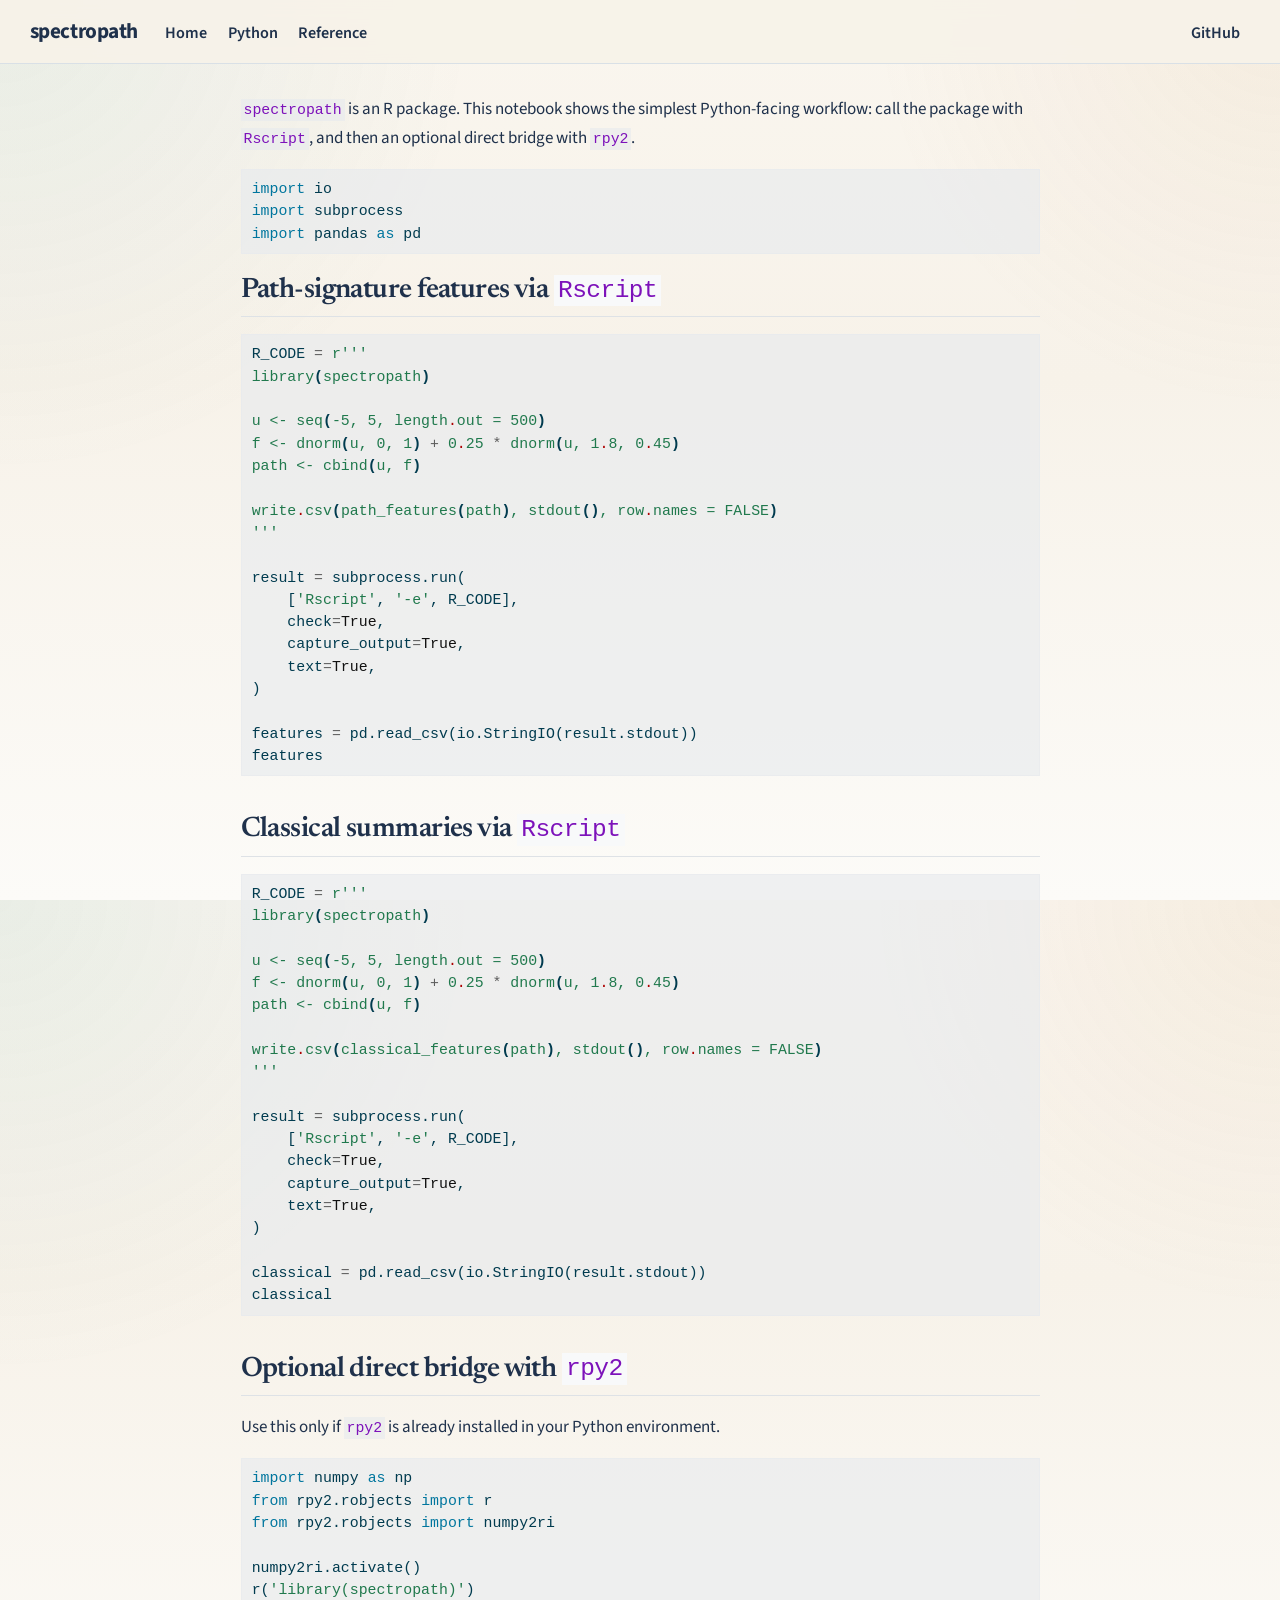
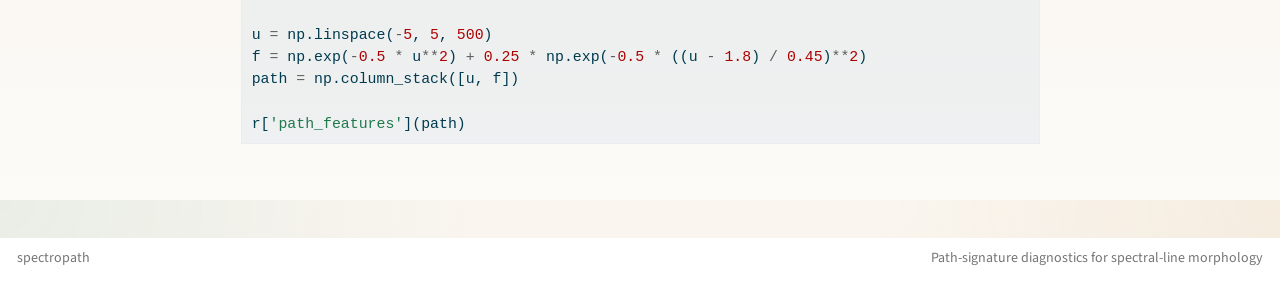
<file: docs/notebooks/spectropath_python_quickstart.html>
<!DOCTYPE html>
<html xmlns="http://www.w3.org/1999/xhtml" lang="en" xml:lang="en"><head>

<meta charset="utf-8">
<meta name="generator" content="quarto-1.8.27">

<meta name="viewport" content="width=device-width, initial-scale=1.0, user-scalable=yes">


<title>spectropath from Python – spectropath</title>
<style>
code{white-space: pre-wrap;}
span.smallcaps{font-variant: small-caps;}
div.columns{display: flex; gap: min(4vw, 1.5em);}
div.column{flex: auto; overflow-x: auto;}
div.hanging-indent{margin-left: 1.5em; text-indent: -1.5em;}
ul.task-list{list-style: none;}
ul.task-list li input[type="checkbox"] {
  width: 0.8em;
  margin: 0 0.8em 0.2em -1em; /* quarto-specific, see https://github.com/quarto-dev/quarto-cli/issues/4556 */ 
  vertical-align: middle;
}
/* CSS for syntax highlighting */
html { -webkit-text-size-adjust: 100%; }
pre > code.sourceCode { white-space: pre; position: relative; }
pre > code.sourceCode > span { display: inline-block; line-height: 1.25; }
pre > code.sourceCode > span:empty { height: 1.2em; }
.sourceCode { overflow: visible; }
code.sourceCode > span { color: inherit; text-decoration: inherit; }
div.sourceCode { margin: 1em 0; }
pre.sourceCode { margin: 0; }
@media screen {
div.sourceCode { overflow: auto; }
}
@media print {
pre > code.sourceCode { white-space: pre-wrap; }
pre > code.sourceCode > span { text-indent: -5em; padding-left: 5em; }
}
pre.numberSource code
  { counter-reset: source-line 0; }
pre.numberSource code > span
  { position: relative; left: -4em; counter-increment: source-line; }
pre.numberSource code > span > a:first-child::before
  { content: counter(source-line);
    position: relative; left: -1em; text-align: right; vertical-align: baseline;
    border: none; display: inline-block;
    -webkit-touch-callout: none; -webkit-user-select: none;
    -khtml-user-select: none; -moz-user-select: none;
    -ms-user-select: none; user-select: none;
    padding: 0 4px; width: 4em;
  }
pre.numberSource { margin-left: 3em;  padding-left: 4px; }
div.sourceCode
  {   }
@media screen {
pre > code.sourceCode > span > a:first-child::before { text-decoration: underline; }
}
</style>


<script src="../site_libs/quarto-nav/quarto-nav.js"></script>
<script src="../site_libs/quarto-nav/headroom.min.js"></script>
<script src="../site_libs/quarto-html/quarto.js" type="module"></script>
<script src="../site_libs/quarto-html/tabsets/tabsets.js" type="module"></script>
<script src="../site_libs/quarto-html/axe/axe-check.js" type="module"></script>
<script src="../site_libs/quarto-html/popper.min.js"></script>
<script src="../site_libs/quarto-html/tippy.umd.min.js"></script>
<script src="../site_libs/quarto-html/anchor.min.js"></script>
<link href="../site_libs/quarto-html/tippy.css" rel="stylesheet">
<link href="../site_libs/quarto-html/quarto-syntax-highlighting-ed96de9b727972fe78a7b5d16c58bf87.css" rel="stylesheet" id="quarto-text-highlighting-styles">
<script src="../site_libs/bootstrap/bootstrap.min.js"></script>
<link href="../site_libs/bootstrap/bootstrap-icons.css" rel="stylesheet">
<link href="../site_libs/bootstrap/bootstrap-a8976c3e89df70b272bdfba3d2fda974.min.css" rel="stylesheet" append-hash="true" id="quarto-bootstrap" data-mode="light">
<script id="quarto-search-options" type="application/json">{
  "language": {
    "search-no-results-text": "No results",
    "search-matching-documents-text": "matching documents",
    "search-copy-link-title": "Copy link to search",
    "search-hide-matches-text": "Hide additional matches",
    "search-more-match-text": "more match in this document",
    "search-more-matches-text": "more matches in this document",
    "search-clear-button-title": "Clear",
    "search-text-placeholder": "",
    "search-detached-cancel-button-title": "Cancel",
    "search-submit-button-title": "Submit",
    "search-label": "Search"
  }
}</script>
<style>html{ scroll-behavior: smooth; }</style>


<link rel="stylesheet" href="../styles.css">
</head>

<body class="nav-fixed fullcontent quarto-light">

<div id="quarto-search-results"></div>
  <header id="quarto-header" class="headroom fixed-top">
    <nav class="navbar navbar-expand-lg " data-bs-theme="dark">
      <div class="navbar-container container-fluid">
      <div class="navbar-brand-container mx-auto">
    <a class="navbar-brand" href="../index.html">
    <span class="navbar-title">spectropath</span>
    </a>
  </div>
          <button class="navbar-toggler" type="button" data-bs-toggle="collapse" data-bs-target="#navbarCollapse" aria-controls="navbarCollapse" role="menu" aria-expanded="false" aria-label="Toggle navigation" onclick="if (window.quartoToggleHeadroom) { window.quartoToggleHeadroom(); }">
  <span class="navbar-toggler-icon"></span>
</button>
          <div class="collapse navbar-collapse" id="navbarCollapse">
            <ul class="navbar-nav navbar-nav-scroll me-auto">
  <li class="nav-item">
    <a class="nav-link" href="../index.html"> 
<span class="menu-text">Home</span></a>
  </li>  
  <li class="nav-item">
    <a class="nav-link" href="../python.html"> 
<span class="menu-text">Python</span></a>
  </li>  
  <li class="nav-item">
    <a class="nav-link" href="../reference.html"> 
<span class="menu-text">Reference</span></a>
  </li>  
</ul>
            <ul class="navbar-nav navbar-nav-scroll ms-auto">
  <li class="nav-item">
    <a class="nav-link" href="https://github.com/RafaelSdeSouza/spectropath"> 
<span class="menu-text">GitHub</span></a>
  </li>  
</ul>
          </div> <!-- /navcollapse -->
            <div class="quarto-navbar-tools">
</div>
      </div> <!-- /container-fluid -->
    </nav>
</header>
<!-- content -->
<div id="quarto-content" class="quarto-container page-columns page-rows-contents page-layout-article page-navbar">
<!-- sidebar -->
<!-- margin-sidebar -->
    
<!-- main -->
<main class="content" id="quarto-document-content">

<header id="title-block-header" class="quarto-title-block default">
<div class="quarto-title">
<h1 class="title">spectropath from Python</h1>
</div>



<div class="quarto-title-meta">

    
  
    
  </div>
  


</header>


<p><code>spectropath</code> is an R package. This notebook shows the simplest Python-facing workflow: call the package with <code>Rscript</code>, and then an optional direct bridge with <code>rpy2</code>.</p>
<div id="cell-2" class="cell">
<div class="sourceCode cell-code" id="cb1"><pre class="sourceCode python"><code class="sourceCode python"><span id="cb1-1"><a href="#cb1-1" aria-hidden="true" tabindex="-1"></a><span class="im">import</span> io</span>
<span id="cb1-2"><a href="#cb1-2" aria-hidden="true" tabindex="-1"></a><span class="im">import</span> subprocess</span>
<span id="cb1-3"><a href="#cb1-3" aria-hidden="true" tabindex="-1"></a><span class="im">import</span> pandas <span class="im">as</span> pd</span></code></pre></div>
</div>
<section id="path-signature-features-via-rscript" class="level2">
<h2 class="anchored" data-anchor-id="path-signature-features-via-rscript">Path-signature features via <code>Rscript</code></h2>
<div id="cell-4" class="cell">
<div class="sourceCode cell-code" id="cb2"><pre class="sourceCode python"><code class="sourceCode python"><span id="cb2-1"><a href="#cb2-1" aria-hidden="true" tabindex="-1"></a>R_CODE <span class="op">=</span> <span class="vs">r'''</span></span>
<span id="cb2-2"><a href="#cb2-2" aria-hidden="true" tabindex="-1"></a><span class="vs">library</span><span class="kw">(</span><span class="vs">spectropath</span><span class="kw">)</span></span>
<span id="cb2-3"><a href="#cb2-3" aria-hidden="true" tabindex="-1"></a></span>
<span id="cb2-4"><a href="#cb2-4" aria-hidden="true" tabindex="-1"></a><span class="vs">u &lt;- seq</span><span class="kw">(</span><span class="vs">-5, 5, length</span><span class="dv">.</span><span class="vs">out = 500</span><span class="kw">)</span></span>
<span id="cb2-5"><a href="#cb2-5" aria-hidden="true" tabindex="-1"></a><span class="vs">f &lt;- dnorm</span><span class="kw">(</span><span class="vs">u, 0, 1</span><span class="kw">)</span><span class="vs"> </span><span class="op">+</span><span class="vs"> 0</span><span class="dv">.</span><span class="vs">25 </span><span class="op">*</span><span class="vs"> dnorm</span><span class="kw">(</span><span class="vs">u, 1</span><span class="dv">.</span><span class="vs">8, 0</span><span class="dv">.</span><span class="vs">45</span><span class="kw">)</span></span>
<span id="cb2-6"><a href="#cb2-6" aria-hidden="true" tabindex="-1"></a><span class="vs">path &lt;- cbind</span><span class="kw">(</span><span class="vs">u, f</span><span class="kw">)</span></span>
<span id="cb2-7"><a href="#cb2-7" aria-hidden="true" tabindex="-1"></a></span>
<span id="cb2-8"><a href="#cb2-8" aria-hidden="true" tabindex="-1"></a><span class="vs">write</span><span class="dv">.</span><span class="vs">csv</span><span class="kw">(</span><span class="vs">path_features</span><span class="kw">(</span><span class="vs">path</span><span class="kw">)</span><span class="vs">, stdout</span><span class="kw">()</span><span class="vs">, row</span><span class="dv">.</span><span class="vs">names = FALSE</span><span class="kw">)</span></span>
<span id="cb2-9"><a href="#cb2-9" aria-hidden="true" tabindex="-1"></a><span class="vs">'''</span></span>
<span id="cb2-10"><a href="#cb2-10" aria-hidden="true" tabindex="-1"></a></span>
<span id="cb2-11"><a href="#cb2-11" aria-hidden="true" tabindex="-1"></a>result <span class="op">=</span> subprocess.run(</span>
<span id="cb2-12"><a href="#cb2-12" aria-hidden="true" tabindex="-1"></a>    [<span class="st">'Rscript'</span>, <span class="st">'-e'</span>, R_CODE],</span>
<span id="cb2-13"><a href="#cb2-13" aria-hidden="true" tabindex="-1"></a>    check<span class="op">=</span><span class="va">True</span>,</span>
<span id="cb2-14"><a href="#cb2-14" aria-hidden="true" tabindex="-1"></a>    capture_output<span class="op">=</span><span class="va">True</span>,</span>
<span id="cb2-15"><a href="#cb2-15" aria-hidden="true" tabindex="-1"></a>    text<span class="op">=</span><span class="va">True</span>,</span>
<span id="cb2-16"><a href="#cb2-16" aria-hidden="true" tabindex="-1"></a>)</span>
<span id="cb2-17"><a href="#cb2-17" aria-hidden="true" tabindex="-1"></a></span>
<span id="cb2-18"><a href="#cb2-18" aria-hidden="true" tabindex="-1"></a>features <span class="op">=</span> pd.read_csv(io.StringIO(result.stdout))</span>
<span id="cb2-19"><a href="#cb2-19" aria-hidden="true" tabindex="-1"></a>features</span></code></pre></div>
</div>
</section>
<section id="classical-summaries-via-rscript" class="level2">
<h2 class="anchored" data-anchor-id="classical-summaries-via-rscript">Classical summaries via <code>Rscript</code></h2>
<div id="cell-6" class="cell">
<div class="sourceCode cell-code" id="cb3"><pre class="sourceCode python"><code class="sourceCode python"><span id="cb3-1"><a href="#cb3-1" aria-hidden="true" tabindex="-1"></a>R_CODE <span class="op">=</span> <span class="vs">r'''</span></span>
<span id="cb3-2"><a href="#cb3-2" aria-hidden="true" tabindex="-1"></a><span class="vs">library</span><span class="kw">(</span><span class="vs">spectropath</span><span class="kw">)</span></span>
<span id="cb3-3"><a href="#cb3-3" aria-hidden="true" tabindex="-1"></a></span>
<span id="cb3-4"><a href="#cb3-4" aria-hidden="true" tabindex="-1"></a><span class="vs">u &lt;- seq</span><span class="kw">(</span><span class="vs">-5, 5, length</span><span class="dv">.</span><span class="vs">out = 500</span><span class="kw">)</span></span>
<span id="cb3-5"><a href="#cb3-5" aria-hidden="true" tabindex="-1"></a><span class="vs">f &lt;- dnorm</span><span class="kw">(</span><span class="vs">u, 0, 1</span><span class="kw">)</span><span class="vs"> </span><span class="op">+</span><span class="vs"> 0</span><span class="dv">.</span><span class="vs">25 </span><span class="op">*</span><span class="vs"> dnorm</span><span class="kw">(</span><span class="vs">u, 1</span><span class="dv">.</span><span class="vs">8, 0</span><span class="dv">.</span><span class="vs">45</span><span class="kw">)</span></span>
<span id="cb3-6"><a href="#cb3-6" aria-hidden="true" tabindex="-1"></a><span class="vs">path &lt;- cbind</span><span class="kw">(</span><span class="vs">u, f</span><span class="kw">)</span></span>
<span id="cb3-7"><a href="#cb3-7" aria-hidden="true" tabindex="-1"></a></span>
<span id="cb3-8"><a href="#cb3-8" aria-hidden="true" tabindex="-1"></a><span class="vs">write</span><span class="dv">.</span><span class="vs">csv</span><span class="kw">(</span><span class="vs">classical_features</span><span class="kw">(</span><span class="vs">path</span><span class="kw">)</span><span class="vs">, stdout</span><span class="kw">()</span><span class="vs">, row</span><span class="dv">.</span><span class="vs">names = FALSE</span><span class="kw">)</span></span>
<span id="cb3-9"><a href="#cb3-9" aria-hidden="true" tabindex="-1"></a><span class="vs">'''</span></span>
<span id="cb3-10"><a href="#cb3-10" aria-hidden="true" tabindex="-1"></a></span>
<span id="cb3-11"><a href="#cb3-11" aria-hidden="true" tabindex="-1"></a>result <span class="op">=</span> subprocess.run(</span>
<span id="cb3-12"><a href="#cb3-12" aria-hidden="true" tabindex="-1"></a>    [<span class="st">'Rscript'</span>, <span class="st">'-e'</span>, R_CODE],</span>
<span id="cb3-13"><a href="#cb3-13" aria-hidden="true" tabindex="-1"></a>    check<span class="op">=</span><span class="va">True</span>,</span>
<span id="cb3-14"><a href="#cb3-14" aria-hidden="true" tabindex="-1"></a>    capture_output<span class="op">=</span><span class="va">True</span>,</span>
<span id="cb3-15"><a href="#cb3-15" aria-hidden="true" tabindex="-1"></a>    text<span class="op">=</span><span class="va">True</span>,</span>
<span id="cb3-16"><a href="#cb3-16" aria-hidden="true" tabindex="-1"></a>)</span>
<span id="cb3-17"><a href="#cb3-17" aria-hidden="true" tabindex="-1"></a></span>
<span id="cb3-18"><a href="#cb3-18" aria-hidden="true" tabindex="-1"></a>classical <span class="op">=</span> pd.read_csv(io.StringIO(result.stdout))</span>
<span id="cb3-19"><a href="#cb3-19" aria-hidden="true" tabindex="-1"></a>classical</span></code></pre></div>
</div>
</section>
<section id="optional-direct-bridge-with-rpy2" class="level2">
<h2 class="anchored" data-anchor-id="optional-direct-bridge-with-rpy2">Optional direct bridge with <code>rpy2</code></h2>
<p>Use this only if <code>rpy2</code> is already installed in your Python environment.</p>
<div id="cell-8" class="cell">
<div class="sourceCode cell-code" id="cb4"><pre class="sourceCode python"><code class="sourceCode python"><span id="cb4-1"><a href="#cb4-1" aria-hidden="true" tabindex="-1"></a><span class="im">import</span> numpy <span class="im">as</span> np</span>
<span id="cb4-2"><a href="#cb4-2" aria-hidden="true" tabindex="-1"></a><span class="im">from</span> rpy2.robjects <span class="im">import</span> r</span>
<span id="cb4-3"><a href="#cb4-3" aria-hidden="true" tabindex="-1"></a><span class="im">from</span> rpy2.robjects <span class="im">import</span> numpy2ri</span>
<span id="cb4-4"><a href="#cb4-4" aria-hidden="true" tabindex="-1"></a></span>
<span id="cb4-5"><a href="#cb4-5" aria-hidden="true" tabindex="-1"></a>numpy2ri.activate()</span>
<span id="cb4-6"><a href="#cb4-6" aria-hidden="true" tabindex="-1"></a>r(<span class="st">'library(spectropath)'</span>)</span>
<span id="cb4-7"><a href="#cb4-7" aria-hidden="true" tabindex="-1"></a></span>
<span id="cb4-8"><a href="#cb4-8" aria-hidden="true" tabindex="-1"></a>u <span class="op">=</span> np.linspace(<span class="op">-</span><span class="dv">5</span>, <span class="dv">5</span>, <span class="dv">500</span>)</span>
<span id="cb4-9"><a href="#cb4-9" aria-hidden="true" tabindex="-1"></a>f <span class="op">=</span> np.exp(<span class="op">-</span><span class="fl">0.5</span> <span class="op">*</span> u<span class="op">**</span><span class="dv">2</span>) <span class="op">+</span> <span class="fl">0.25</span> <span class="op">*</span> np.exp(<span class="op">-</span><span class="fl">0.5</span> <span class="op">*</span> ((u <span class="op">-</span> <span class="fl">1.8</span>) <span class="op">/</span> <span class="fl">0.45</span>)<span class="op">**</span><span class="dv">2</span>)</span>
<span id="cb4-10"><a href="#cb4-10" aria-hidden="true" tabindex="-1"></a>path <span class="op">=</span> np.column_stack([u, f])</span>
<span id="cb4-11"><a href="#cb4-11" aria-hidden="true" tabindex="-1"></a></span>
<span id="cb4-12"><a href="#cb4-12" aria-hidden="true" tabindex="-1"></a>r[<span class="st">'path_features'</span>](path)</span></code></pre></div>
</div>


</section>

</main> <!-- /main -->
<script id="quarto-html-after-body" type="application/javascript">
  window.document.addEventListener("DOMContentLoaded", function (event) {
    const icon = "";
    const anchorJS = new window.AnchorJS();
    anchorJS.options = {
      placement: 'right',
      icon: icon
    };
    anchorJS.add('.anchored');
      var localhostRegex = new RegExp(/^(?:http|https):\/\/localhost\:?[0-9]*\//);
      var mailtoRegex = new RegExp(/^mailto:/);
        var filterRegex = new RegExp('/' + window.location.host + '/');
      var isInternal = (href) => {
          return filterRegex.test(href) || localhostRegex.test(href) || mailtoRegex.test(href);
      }
      // Inspect non-navigation links and adorn them if external
     var links = window.document.querySelectorAll('a[href]:not(.nav-link):not(.navbar-brand):not(.toc-action):not(.sidebar-link):not(.sidebar-item-toggle):not(.pagination-link):not(.no-external):not([aria-hidden]):not(.dropdown-item):not(.quarto-navigation-tool):not(.about-link)');
      for (var i=0; i<links.length; i++) {
        const link = links[i];
        if (!isInternal(link.href)) {
          // undo the damage that might have been done by quarto-nav.js in the case of
          // links that we want to consider external
          if (link.dataset.originalHref !== undefined) {
            link.href = link.dataset.originalHref;
          }
        }
      }
    function tippyHover(el, contentFn, onTriggerFn, onUntriggerFn) {
      const config = {
        allowHTML: true,
        maxWidth: 500,
        delay: 100,
        arrow: false,
        appendTo: function(el) {
            return el.parentElement;
        },
        interactive: true,
        interactiveBorder: 10,
        theme: 'quarto',
        placement: 'bottom-start',
      };
      if (contentFn) {
        config.content = contentFn;
      }
      if (onTriggerFn) {
        config.onTrigger = onTriggerFn;
      }
      if (onUntriggerFn) {
        config.onUntrigger = onUntriggerFn;
      }
      window.tippy(el, config); 
    }
    const noterefs = window.document.querySelectorAll('a[role="doc-noteref"]');
    for (var i=0; i<noterefs.length; i++) {
      const ref = noterefs[i];
      tippyHover(ref, function() {
        // use id or data attribute instead here
        let href = ref.getAttribute('data-footnote-href') || ref.getAttribute('href');
        try { href = new URL(href).hash; } catch {}
        const id = href.replace(/^#\/?/, "");
        const note = window.document.getElementById(id);
        if (note) {
          return note.innerHTML;
        } else {
          return "";
        }
      });
    }
    const xrefs = window.document.querySelectorAll('a.quarto-xref');
    const processXRef = (id, note) => {
      // Strip column container classes
      const stripColumnClz = (el) => {
        el.classList.remove("page-full", "page-columns");
        if (el.children) {
          for (const child of el.children) {
            stripColumnClz(child);
          }
        }
      }
      stripColumnClz(note)
      if (id === null || id.startsWith('sec-')) {
        // Special case sections, only their first couple elements
        const container = document.createElement("div");
        if (note.children && note.children.length > 2) {
          container.appendChild(note.children[0].cloneNode(true));
          for (let i = 1; i < note.children.length; i++) {
            const child = note.children[i];
            if (child.tagName === "P" && child.innerText === "") {
              continue;
            } else {
              container.appendChild(child.cloneNode(true));
              break;
            }
          }
          if (window.Quarto?.typesetMath) {
            window.Quarto.typesetMath(container);
          }
          return container.innerHTML
        } else {
          if (window.Quarto?.typesetMath) {
            window.Quarto.typesetMath(note);
          }
          return note.innerHTML;
        }
      } else {
        // Remove any anchor links if they are present
        const anchorLink = note.querySelector('a.anchorjs-link');
        if (anchorLink) {
          anchorLink.remove();
        }
        if (window.Quarto?.typesetMath) {
          window.Quarto.typesetMath(note);
        }
        if (note.classList.contains("callout")) {
          return note.outerHTML;
        } else {
          return note.innerHTML;
        }
      }
    }
    for (var i=0; i<xrefs.length; i++) {
      const xref = xrefs[i];
      tippyHover(xref, undefined, function(instance) {
        instance.disable();
        let url = xref.getAttribute('href');
        let hash = undefined; 
        if (url.startsWith('#')) {
          hash = url;
        } else {
          try { hash = new URL(url).hash; } catch {}
        }
        if (hash) {
          const id = hash.replace(/^#\/?/, "");
          const note = window.document.getElementById(id);
          if (note !== null) {
            try {
              const html = processXRef(id, note.cloneNode(true));
              instance.setContent(html);
            } finally {
              instance.enable();
              instance.show();
            }
          } else {
            // See if we can fetch this
            fetch(url.split('#')[0])
            .then(res => res.text())
            .then(html => {
              const parser = new DOMParser();
              const htmlDoc = parser.parseFromString(html, "text/html");
              const note = htmlDoc.getElementById(id);
              if (note !== null) {
                const html = processXRef(id, note);
                instance.setContent(html);
              } 
            }).finally(() => {
              instance.enable();
              instance.show();
            });
          }
        } else {
          // See if we can fetch a full url (with no hash to target)
          // This is a special case and we should probably do some content thinning / targeting
          fetch(url)
          .then(res => res.text())
          .then(html => {
            const parser = new DOMParser();
            const htmlDoc = parser.parseFromString(html, "text/html");
            const note = htmlDoc.querySelector('main.content');
            if (note !== null) {
              // This should only happen for chapter cross references
              // (since there is no id in the URL)
              // remove the first header
              if (note.children.length > 0 && note.children[0].tagName === "HEADER") {
                note.children[0].remove();
              }
              const html = processXRef(null, note);
              instance.setContent(html);
            } 
          }).finally(() => {
            instance.enable();
            instance.show();
          });
        }
      }, function(instance) {
      });
    }
        let selectedAnnoteEl;
        const selectorForAnnotation = ( cell, annotation) => {
          let cellAttr = 'data-code-cell="' + cell + '"';
          let lineAttr = 'data-code-annotation="' +  annotation + '"';
          const selector = 'span[' + cellAttr + '][' + lineAttr + ']';
          return selector;
        }
        const selectCodeLines = (annoteEl) => {
          const doc = window.document;
          const targetCell = annoteEl.getAttribute("data-target-cell");
          const targetAnnotation = annoteEl.getAttribute("data-target-annotation");
          const annoteSpan = window.document.querySelector(selectorForAnnotation(targetCell, targetAnnotation));
          const lines = annoteSpan.getAttribute("data-code-lines").split(",");
          const lineIds = lines.map((line) => {
            return targetCell + "-" + line;
          })
          let top = null;
          let height = null;
          let parent = null;
          if (lineIds.length > 0) {
              //compute the position of the single el (top and bottom and make a div)
              const el = window.document.getElementById(lineIds[0]);
              top = el.offsetTop;
              height = el.offsetHeight;
              parent = el.parentElement.parentElement;
            if (lineIds.length > 1) {
              const lastEl = window.document.getElementById(lineIds[lineIds.length - 1]);
              const bottom = lastEl.offsetTop + lastEl.offsetHeight;
              height = bottom - top;
            }
            if (top !== null && height !== null && parent !== null) {
              // cook up a div (if necessary) and position it 
              let div = window.document.getElementById("code-annotation-line-highlight");
              if (div === null) {
                div = window.document.createElement("div");
                div.setAttribute("id", "code-annotation-line-highlight");
                div.style.position = 'absolute';
                parent.appendChild(div);
              }
              div.style.top = top - 2 + "px";
              div.style.height = height + 4 + "px";
              div.style.left = 0;
              let gutterDiv = window.document.getElementById("code-annotation-line-highlight-gutter");
              if (gutterDiv === null) {
                gutterDiv = window.document.createElement("div");
                gutterDiv.setAttribute("id", "code-annotation-line-highlight-gutter");
                gutterDiv.style.position = 'absolute';
                const codeCell = window.document.getElementById(targetCell);
                const gutter = codeCell.querySelector('.code-annotation-gutter');
                gutter.appendChild(gutterDiv);
              }
              gutterDiv.style.top = top - 2 + "px";
              gutterDiv.style.height = height + 4 + "px";
            }
            selectedAnnoteEl = annoteEl;
          }
        };
        const unselectCodeLines = () => {
          const elementsIds = ["code-annotation-line-highlight", "code-annotation-line-highlight-gutter"];
          elementsIds.forEach((elId) => {
            const div = window.document.getElementById(elId);
            if (div) {
              div.remove();
            }
          });
          selectedAnnoteEl = undefined;
        };
          // Handle positioning of the toggle
      window.addEventListener(
        "resize",
        throttle(() => {
          elRect = undefined;
          if (selectedAnnoteEl) {
            selectCodeLines(selectedAnnoteEl);
          }
        }, 10)
      );
      function throttle(fn, ms) {
      let throttle = false;
      let timer;
        return (...args) => {
          if(!throttle) { // first call gets through
              fn.apply(this, args);
              throttle = true;
          } else { // all the others get throttled
              if(timer) clearTimeout(timer); // cancel #2
              timer = setTimeout(() => {
                fn.apply(this, args);
                timer = throttle = false;
              }, ms);
          }
        };
      }
        // Attach click handler to the DT
        const annoteDls = window.document.querySelectorAll('dt[data-target-cell]');
        for (const annoteDlNode of annoteDls) {
          annoteDlNode.addEventListener('click', (event) => {
            const clickedEl = event.target;
            if (clickedEl !== selectedAnnoteEl) {
              unselectCodeLines();
              const activeEl = window.document.querySelector('dt[data-target-cell].code-annotation-active');
              if (activeEl) {
                activeEl.classList.remove('code-annotation-active');
              }
              selectCodeLines(clickedEl);
              clickedEl.classList.add('code-annotation-active');
            } else {
              // Unselect the line
              unselectCodeLines();
              clickedEl.classList.remove('code-annotation-active');
            }
          });
        }
    const findCites = (el) => {
      const parentEl = el.parentElement;
      if (parentEl) {
        const cites = parentEl.dataset.cites;
        if (cites) {
          return {
            el,
            cites: cites.split(' ')
          };
        } else {
          return findCites(el.parentElement)
        }
      } else {
        return undefined;
      }
    };
    var bibliorefs = window.document.querySelectorAll('a[role="doc-biblioref"]');
    for (var i=0; i<bibliorefs.length; i++) {
      const ref = bibliorefs[i];
      const citeInfo = findCites(ref);
      if (citeInfo) {
        tippyHover(citeInfo.el, function() {
          var popup = window.document.createElement('div');
          citeInfo.cites.forEach(function(cite) {
            var citeDiv = window.document.createElement('div');
            citeDiv.classList.add('hanging-indent');
            citeDiv.classList.add('csl-entry');
            var biblioDiv = window.document.getElementById('ref-' + cite);
            if (biblioDiv) {
              citeDiv.innerHTML = biblioDiv.innerHTML;
            }
            popup.appendChild(citeDiv);
          });
          return popup.innerHTML;
        });
      }
    }
  });
  </script>
</div> <!-- /content -->
<footer class="footer">
  <div class="nav-footer">
    <div class="nav-footer-left">
<p>spectropath</p>
</div>   
    <div class="nav-footer-center">
      &nbsp;
    </div>
    <div class="nav-footer-right">
<p>Path-signature diagnostics for spectral-line morphology</p>
</div>
  </div>
</footer>




<script src="../site_libs/quarto-html/zenscroll-min.js"></script>
</body></html>
</file>
<file: docs/site_libs/quarto-html/tippy.css>
.tippy-box[data-animation=fade][data-state=hidden]{opacity:0}[data-tippy-root]{max-width:calc(100vw - 10px)}.tippy-box{position:relative;background-color:#333;color:#fff;border-radius:4px;font-size:14px;line-height:1.4;white-space:normal;outline:0;transition-property:transform,visibility,opacity}.tippy-box[data-placement^=top]>.tippy-arrow{bottom:0}.tippy-box[data-placement^=top]>.tippy-arrow:before{bottom:-7px;left:0;border-width:8px 8px 0;border-top-color:initial;transform-origin:center top}.tippy-box[data-placement^=bottom]>.tippy-arrow{top:0}.tippy-box[data-placement^=bottom]>.tippy-arrow:before{top:-7px;left:0;border-width:0 8px 8px;border-bottom-color:initial;transform-origin:center bottom}.tippy-box[data-placement^=left]>.tippy-arrow{right:0}.tippy-box[data-placement^=left]>.tippy-arrow:before{border-width:8px 0 8px 8px;border-left-color:initial;right:-7px;transform-origin:center left}.tippy-box[data-placement^=right]>.tippy-arrow{left:0}.tippy-box[data-placement^=right]>.tippy-arrow:before{left:-7px;border-width:8px 8px 8px 0;border-right-color:initial;transform-origin:center right}.tippy-box[data-inertia][data-state=visible]{transition-timing-function:cubic-bezier(.54,1.5,.38,1.11)}.tippy-arrow{width:16px;height:16px;color:#333}.tippy-arrow:before{content:"";position:absolute;border-color:transparent;border-style:solid}.tippy-content{position:relative;padding:5px 9px;z-index:1}
</file>
<file: docs/site_libs/quarto-html/quarto-syntax-highlighting-ed96de9b727972fe78a7b5d16c58bf87.css>
/* quarto syntax highlight colors */
:root {
  --quarto-hl-ot-color: #003B4F;
  --quarto-hl-at-color: #657422;
  --quarto-hl-ss-color: #20794D;
  --quarto-hl-an-color: #5E5E5E;
  --quarto-hl-fu-color: #4758AB;
  --quarto-hl-st-color: #20794D;
  --quarto-hl-cf-color: #003B4F;
  --quarto-hl-op-color: #5E5E5E;
  --quarto-hl-er-color: #AD0000;
  --quarto-hl-bn-color: #AD0000;
  --quarto-hl-al-color: #AD0000;
  --quarto-hl-va-color: #111111;
  --quarto-hl-bu-color: inherit;
  --quarto-hl-ex-color: inherit;
  --quarto-hl-pp-color: #AD0000;
  --quarto-hl-in-color: #5E5E5E;
  --quarto-hl-vs-color: #20794D;
  --quarto-hl-wa-color: #5E5E5E;
  --quarto-hl-do-color: #5E5E5E;
  --quarto-hl-im-color: #00769E;
  --quarto-hl-ch-color: #20794D;
  --quarto-hl-dt-color: #AD0000;
  --quarto-hl-fl-color: #AD0000;
  --quarto-hl-co-color: #5E5E5E;
  --quarto-hl-cv-color: #5E5E5E;
  --quarto-hl-cn-color: #8f5902;
  --quarto-hl-sc-color: #5E5E5E;
  --quarto-hl-dv-color: #AD0000;
  --quarto-hl-kw-color: #003B4F;
}

/* other quarto variables */
:root {
  --quarto-font-monospace: SFMono-Regular, Menlo, Monaco, Consolas, "Liberation Mono", "Courier New", monospace;
}

/* syntax highlight based on Pandoc's rules */
pre > code.sourceCode > span {
  color: #003B4F;
}

code.sourceCode > span {
  color: #003B4F;
}

div.sourceCode,
div.sourceCode pre.sourceCode {
  color: #003B4F;
}

/* Normal */
code span {
  color: #003B4F;
}

/* Alert */
code span.al {
  color: #AD0000;
  font-style: inherit;
}

/* Annotation */
code span.an {
  color: #5E5E5E;
  font-style: inherit;
}

/* Attribute */
code span.at {
  color: #657422;
  font-style: inherit;
}

/* BaseN */
code span.bn {
  color: #AD0000;
  font-style: inherit;
}

/* BuiltIn */
code span.bu {
  font-style: inherit;
}

/* ControlFlow */
code span.cf {
  color: #003B4F;
  font-weight: bold;
  font-style: inherit;
}

/* Char */
code span.ch {
  color: #20794D;
  font-style: inherit;
}

/* Constant */
code span.cn {
  color: #8f5902;
  font-style: inherit;
}

/* Comment */
code span.co {
  color: #5E5E5E;
  font-style: inherit;
}

/* CommentVar */
code span.cv {
  color: #5E5E5E;
  font-style: italic;
}

/* Documentation */
code span.do {
  color: #5E5E5E;
  font-style: italic;
}

/* DataType */
code span.dt {
  color: #AD0000;
  font-style: inherit;
}

/* DecVal */
code span.dv {
  color: #AD0000;
  font-style: inherit;
}

/* Error */
code span.er {
  color: #AD0000;
  font-style: inherit;
}

/* Extension */
code span.ex {
  font-style: inherit;
}

/* Float */
code span.fl {
  color: #AD0000;
  font-style: inherit;
}

/* Function */
code span.fu {
  color: #4758AB;
  font-style: inherit;
}

/* Import */
code span.im {
  color: #00769E;
  font-style: inherit;
}

/* Information */
code span.in {
  color: #5E5E5E;
  font-style: inherit;
}

/* Keyword */
code span.kw {
  color: #003B4F;
  font-weight: bold;
  font-style: inherit;
}

/* Operator */
code span.op {
  color: #5E5E5E;
  font-style: inherit;
}

/* Other */
code span.ot {
  color: #003B4F;
  font-style: inherit;
}

/* Preprocessor */
code span.pp {
  color: #AD0000;
  font-style: inherit;
}

/* SpecialChar */
code span.sc {
  color: #5E5E5E;
  font-style: inherit;
}

/* SpecialString */
code span.ss {
  color: #20794D;
  font-style: inherit;
}

/* String */
code span.st {
  color: #20794D;
  font-style: inherit;
}

/* Variable */
code span.va {
  color: #111111;
  font-style: inherit;
}

/* VerbatimString */
code span.vs {
  color: #20794D;
  font-style: inherit;
}

/* Warning */
code span.wa {
  color: #5E5E5E;
  font-style: italic;
}

.prevent-inlining {
  content: "</";
}

/*# sourceMappingURL=0920dd6d7437995b8cdf7429764427b1.css.map */
</file>
<file: docs/styles.css>
@import url('https://fonts.googleapis.com/css2?family=Newsreader:opsz,wght@6..72,500;6..72,600&family=Source+Sans+3:wght@400;500;600;700&display=swap');

:root {
  --sp-ink: #1f314b;
  --sp-muted: #65758b;
  --sp-line: #d9e0e6;
  --sp-paper: #f7f2e9;
  --sp-white: #fffdfa;
  --sp-accent: #c98946;
  --sp-accent-soft: #faeedf;
  --sp-jade: #2a877f;
  --sp-jade-soft: #e7f3f1;
  --sp-blue-soft: #edf4fa;
  --sp-shadow: 0 14px 34px rgba(22, 39, 61, 0.06);
  --sp-radius: 20px;
}

html {
  scroll-behavior: smooth;
}

body {
  font-family: "Source Sans 3", -apple-system, BlinkMacSystemFont, "Segoe UI", Helvetica, Arial, sans-serif;
  color: var(--sp-ink);
  background:
    radial-gradient(circle at top right, rgba(201, 137, 70, 0.09), transparent 24rem),
    radial-gradient(circle at top left, rgba(42, 135, 127, 0.08), transparent 28rem),
    linear-gradient(180deg, #faf6ef 0%, #f7f2e9 42%, #fcfbf8 100%);
  line-height: 1.68;
}

body,
p,
li,
td,
th,
figcaption,
.navbar,
.showcase-caption,
.notation-item,
.quick-card,
.code-card,
.example-block {
  font-family: "Source Sans 3", -apple-system, BlinkMacSystemFont, "Segoe UI", Helvetica, Arial, sans-serif;
}

.quarto-title-banner,
.quarto-title-block,
#quarto-search,
.quarto-search-button {
  display: none !important;
}

.navbar {
  background: rgba(247, 242, 233, 0.92);
  backdrop-filter: blur(10px);
  border-bottom: 1px solid var(--sp-line);
  box-shadow: none;
}

.navbar-brand,
.navbar-nav .nav-link {
  color: var(--sp-ink) !important;
}

.navbar-brand {
  font-weight: 700;
  letter-spacing: -0.02em;
}

.navbar-nav .nav-link {
  font-size: 0.95rem;
  font-weight: 600;
}

.navbar-nav .nav-link:hover,
a:hover {
  color: #15263c !important;
}

main.content,
.page-columns,
.page-layout-full {
  background: transparent;
}

.home-shell,
.page-content {
  width: min(1180px, calc(100vw - 2.4rem));
  margin: 0 auto;
}

.home-shell {
  padding: 2.4rem 0 4rem;
}

.home-layout {
  display: grid;
  grid-template-columns: 170px minmax(0, 1fr);
  gap: 1.6rem;
  align-items: start;
}

.home-rail {
  position: sticky;
  top: 5.8rem;
  align-self: start;
  padding-top: 0.45rem;
}

.home-rail h2 {
  margin: 0 0 0.85rem;
  font-family: "Source Sans 3", -apple-system, BlinkMacSystemFont, "Segoe UI", Helvetica, Arial, sans-serif;
  font-size: 0.88rem;
  font-weight: 700;
  letter-spacing: 0.08em;
  text-transform: uppercase;
  color: var(--sp-muted);
}

.home-rail ul {
  list-style: none;
  margin: 0;
  padding: 0;
  display: grid;
  gap: 0.35rem;
}

.home-rail a {
  display: inline-block;
  color: var(--sp-ink);
  text-decoration: none;
  font-size: 0.97rem;
  font-weight: 600;
}

.home-main {
  min-width: 0;
}

.hero-grid {
  display: grid;
  grid-template-columns: minmax(250px, 0.78fr) minmax(340px, 1fr);
  gap: 1.25rem;
  align-items: start;
  margin: 0 auto 2.4rem;
  padding: 1.9rem 1.95rem;
  background: rgba(255, 253, 250, 0.9);
  border: 1px solid var(--sp-line);
  border-radius: 24px;
  box-shadow: var(--sp-shadow);
}

.hero-copy {
  max-width: 28rem;
}

.section-label {
  display: inline-block;
  margin-bottom: 0.95rem;
  padding: 0.35rem 0.72rem;
  border-radius: 999px;
  background: var(--sp-jade-soft);
  color: var(--sp-jade);
  font-size: 0.76rem;
  font-weight: 700;
  letter-spacing: 0.06em;
  text-transform: uppercase;
}

.hero-name,
h1,
h2,
h3 {
  font-family: "Newsreader", "Iowan Old Style", "Times New Roman", serif;
  color: var(--sp-ink);
  letter-spacing: -0.02em;
  font-weight: 600;
}

.hero-name {
  font-size: clamp(2.9rem, 5.1vw, 4.8rem);
  line-height: 0.92;
  margin: 0 0 0.75rem;
  max-width: none;
}

.sr-only {
  position: absolute !important;
  width: 1px !important;
  height: 1px !important;
  padding: 0 !important;
  margin: -1px !important;
  overflow: hidden !important;
  clip: rect(0, 0, 0, 0) !important;
  white-space: nowrap !important;
  border: 0 !important;
}

.hero-logo {
  width: min(220px, 58vw);
  margin: 0 0 0.95rem;
}

.hero-logo p {
  margin: 0;
}

.hero-logo img {
  display: block;
  width: 100%;
  height: auto;
}

.hero-copy p {
  max-width: 27rem;
  margin: 0 0 0.8rem;
  color: #31445f;
  font-size: 1.06rem;
  line-height: 1.56;
}

.paper-meta {
  margin: 0.55rem 0 0;
  color: var(--sp-muted);
  font-size: 0.92rem;
  font-weight: 600;
  line-height: 1.42;
}

.paper-meta p {
  margin: 0;
}

.inline-links {
  display: flex;
  flex-wrap: wrap;
  gap: 0.55rem;
  margin-top: 1.1rem;
}

.inline-links a {
  display: inline-flex;
  align-items: center;
  padding: 0.48rem 0.8rem;
  border-radius: 999px;
  background: var(--sp-blue-soft);
  color: var(--sp-ink);
  text-decoration: none;
  font-size: 0.9rem;
  font-weight: 600;
  transition: background 0.18s ease, transform 0.18s ease;
}

.inline-links a:hover {
  background: var(--sp-accent-soft);
  text-decoration: none;
  transform: translateY(-1px);
}

.code-card,
.quick-card,
.notation-item,
.reference-item,
.example-block,
.showcase-lead,
.showcase-side {
  background: var(--sp-white);
  border: 1px solid var(--sp-line);
  border-radius: var(--sp-radius);
  box-shadow: var(--sp-shadow);
}

.code-card {
  padding: 1rem 1rem 0.95rem;
  border-top: 4px solid var(--sp-accent);
  background: linear-gradient(180deg, #fffdf9 0%, #fbfaf6 100%);
}

.code-card > p:first-child,
.quick-card > p:first-child {
  margin: 0 0 0.72rem;
  font-size: 0.82rem;
  font-weight: 700;
  color: var(--sp-ink);
  letter-spacing: 0.06em;
  text-transform: uppercase;
}

pre {
  margin: 0;
  padding: 0;
  background: transparent !important;
  border: 0 !important;
}

pre code,
code {
  font-family: ui-monospace, SFMono-Regular, Menlo, Consolas, monospace;
}

h2.section-heading,
.section-heading {
  font-size: 1.52rem;
  margin: 0 0 0.9rem;
}

.method-panel {
  max-width: 860px;
  margin: 0 0 2.15rem;
  padding: 0.95rem 1.15rem;
  border-left: 4px solid var(--sp-jade);
  border-radius: 0 16px 16px 0;
  background: rgba(255, 253, 250, 0.72);
  color: #31445f;
}

.method-panel p {
  margin: 0;
  font-size: 1.02rem;
  line-height: 1.58;
}

.method-panel p + p {
  margin-top: 0.72rem;
}

.feature-stack {
  display: grid;
  gap: 1rem;
  margin-bottom: 2.2rem;
}

.feature-panel {
  padding: 0.95rem 0.95rem 0.82rem;
  background: var(--sp-white);
  border: 1px solid var(--sp-line);
  border-radius: var(--sp-radius);
  box-shadow: var(--sp-shadow);
}

.feature-panel-atlas {
  border-top: 4px solid var(--sp-accent);
}

.feature-panel-ifu {
  border-top: 4px solid var(--sp-jade);
}

.feature-panel > p {
  margin: 0;
}

.feature-panel img {
  display: block;
  width: 100%;
  height: auto;
  border-radius: 12px;
}

.showcase-grid {
  display: grid;
  grid-template-columns: repeat(2, minmax(0, 1fr));
  gap: 1rem;
  align-items: stretch;
  margin-bottom: 2.2rem;
}

.showcase-lead,
.showcase-side {
  display: flex;
  flex-direction: column;
  padding: 0.9rem 0.9rem 0.82rem;
  min-height: 100%;
}

.showcase-lead {
  border-top: 4px solid var(--sp-accent);
}

.showcase-side {
  border-top: 4px solid var(--sp-jade);
}

.showcase-frame {
  width: 100%;
  overflow: hidden;
  border-radius: 12px;
  border: 1px solid var(--sp-line);
  background: #f8f5ef;
}

.showcase-frame-wide {
  aspect-ratio: 16 / 7.6;
}

.showcase-frame > p {
  height: 100%;
  margin: 0;
}

.showcase-frame > p > img {
  height: 100%;
}

.showcase-frame img,
.showcase-side img,
.example-block img {
  display: block;
  width: 100%;
  height: 100%;
  object-fit: cover;
  border-radius: 12px;
}

.showcase-grid figure,
.showcase-grid p,
.kinematics-pair p {
  margin: 0;
}

.showcase-grid figcaption {
  display: none;
}

.showcase-caption {
  margin-top: auto;
  padding-top: 0.75rem;
  font-size: 0.95rem;
  color: var(--sp-muted);
  line-height: 1.45;
}

.kinematics-pair {
  display: grid;
  grid-template-columns: repeat(2, minmax(0, 1fr));
  gap: 0.7rem;
}

.kinematics-pair > p {
  display: grid;
  grid-template-columns: repeat(2, minmax(0, 1fr));
  gap: 0.7rem;
  margin: 0;
}

.kinematics-slice {
  width: 100%;
  aspect-ratio: 1 / 1;
  object-fit: cover;
  object-position: center center;
  border-radius: 12px;
  border: 1px solid var(--sp-line);
  background: #f8f5ef;
}

.notation-strip {
  display: flex;
  flex-wrap: wrap;
  gap: 0.58rem;
  margin-bottom: 2.1rem;
}

.notation-strip > p {
  display: flex;
  flex-wrap: wrap;
  gap: 0.58rem;
  margin: 0;
}

.notation-table {
  display: grid;
  gap: 0.7rem;
  margin-bottom: 2rem;
}

.notation-row {
  display: grid;
  grid-template-columns: 120px minmax(0, 1fr);
  gap: 0.9rem;
  align-items: start;
  padding: 0.82rem 0.95rem;
  background: var(--sp-white);
  border: 1px solid var(--sp-line);
  border-radius: 16px;
  box-shadow: var(--sp-shadow);
}

.notation-symbol code {
  display: inline-block;
  padding: 0.24rem 0.56rem;
  border-radius: 999px;
  background: var(--sp-blue-soft);
  color: var(--sp-ink);
  font-size: 0.95rem;
}

.notation-meaning {
  color: #31445f;
  line-height: 1.45;
}

.notation-strip code,
.reference-item code {
  display: inline-block;
  padding: 0.24rem 0.52rem;
  border-radius: 999px;
  background: var(--sp-blue-soft);
  color: var(--sp-ink);
  font-size: 0.93rem;
}

.quick-grid,
.reference-list {
  display: grid;
  grid-template-columns: repeat(2, minmax(0, 1fr));
  gap: 1rem;
}

.function-list {
  display: grid;
  gap: 0.8rem;
  margin: 1.1rem 0 2rem;
}

.function-item {
  display: grid;
  grid-template-columns: minmax(210px, 0.38fr) minmax(0, 1fr);
  gap: 1rem;
  align-items: start;
  padding: 0.95rem 1.05rem;
  background: var(--sp-white);
  border: 1px solid var(--sp-line);
  border-radius: 16px;
  box-shadow: var(--sp-shadow);
}

.function-call code {
  display: inline-block;
  padding: 0.26rem 0.56rem;
  border-radius: 999px;
  background: var(--sp-blue-soft);
  color: var(--sp-ink);
  font-size: 0.93rem;
}

.function-body {
  color: #31445f;
  line-height: 1.48;
}

.function-body p,
.function-call p {
  margin: 0;
}

.quick-card {
  padding: 1rem 1.05rem;
  margin-bottom: 2rem;
  border-top: 4px solid var(--sp-jade);
}

.example-block {
  padding: 1.1rem;
  margin-bottom: 1.5rem;
  border-top: 4px solid var(--sp-accent);
}

.example-block h2 {
  margin-top: 0;
  margin-bottom: 0.8rem;
  font-size: 1.48rem;
}

table {
  width: 100%;
  border-collapse: collapse;
  margin: 1rem 0 1.5rem;
  font-size: 0.97rem;
  background: var(--sp-white);
}

th,
td {
  padding: 0.8rem 0.85rem;
  border-bottom: 1px solid var(--sp-line);
}

th {
  text-align: left;
  color: var(--sp-ink);
  font-weight: 600;
}

figcaption {
  color: var(--sp-muted);
}

.page-footer {
  border-top: 1px solid var(--sp-line);
  background: transparent;
}

@media (max-width: 980px) {
  .home-shell,
  .page-content {
    width: min(100vw - 1.2rem, 1100px);
  }

  .home-layout,
  .home-rail,
  .hero-grid,
  .showcase-grid,
  .notation-grid,
  .quick-grid,
  .reference-list,
  .function-item,
  .notation-row {
    grid-template-columns: 1fr;
  }

  .home-layout {
    display: block;
  }

  .home-rail {
    position: static;
    margin-bottom: 1.1rem;
    padding-top: 0;
  }

  .home-rail ul {
    grid-template-columns: repeat(2, minmax(0, 1fr));
    gap: 0.5rem 0.9rem;
  }

  .hero-grid {
    padding: 1.5rem;
  }

  .hero-name {
    font-size: clamp(2.55rem, 12vw, 4rem);
    max-width: none;
  }

  .hero-copy p {
    font-size: 1.04rem;
  }

  .kinematics-pair {
    grid-template-columns: 1fr 1fr;
  }
}
</file>
